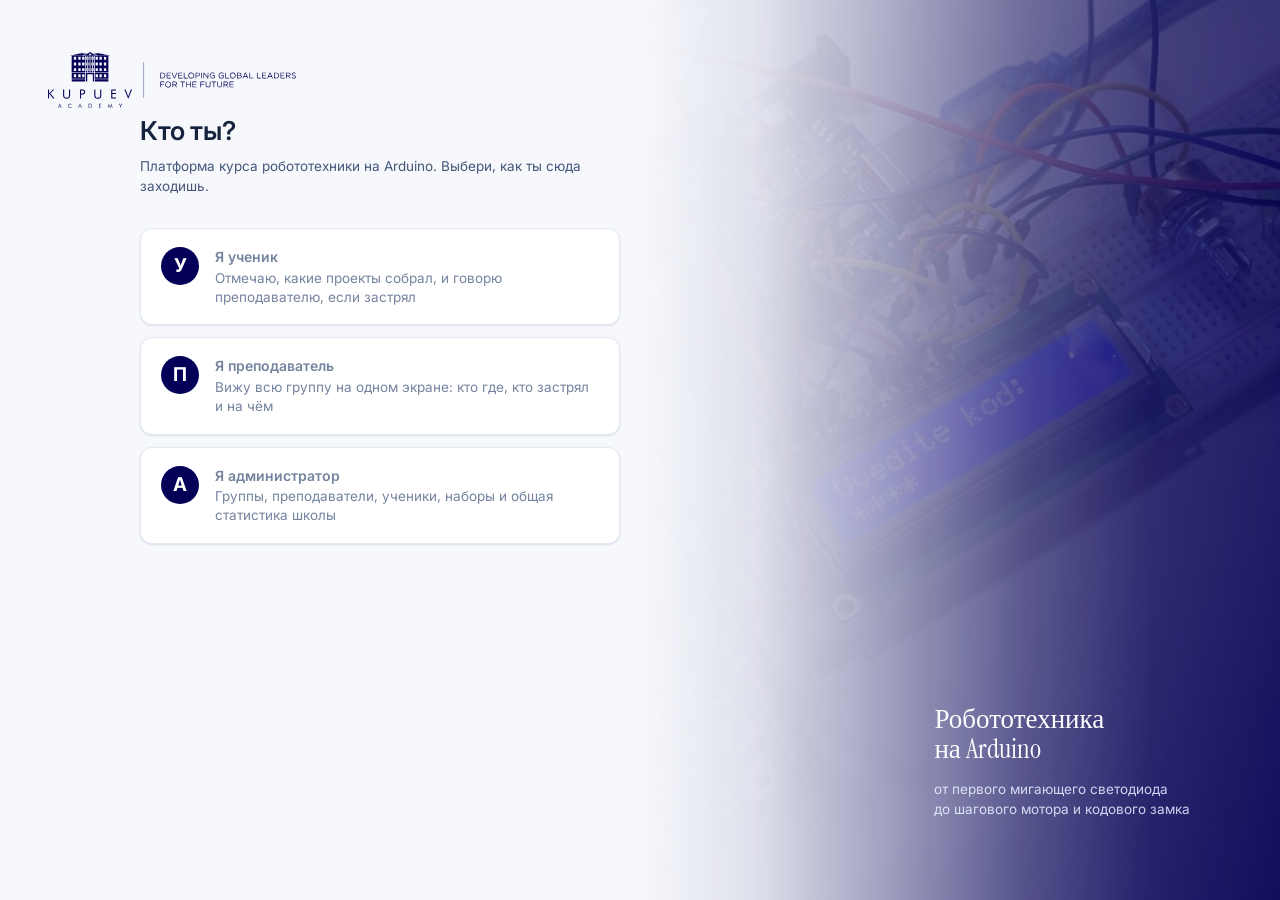
<file: index.html>
<!doctype html>
<html lang="ru">
<head>
<meta charset="utf-8">
<meta name="viewport" content="width=device-width, initial-scale=1">
<meta http-equiv="Cache-Control" content="no-cache, no-store, must-revalidate">
<meta http-equiv="Pragma" content="no-cache">
<title>Платформа KUPUEV ACADEMY</title>
<link rel="icon" href="favicon.svg">
<link rel="preconnect" href="https://fonts.googleapis.com">
<link rel="preconnect" href="https://fonts.gstatic.com" crossorigin>
<link href="https://fonts.googleapis.com/css2?family=Inter:wght@400;500;600;700&family=Instrument+Serif:ital@0;1&family=JetBrains+Mono:wght@400;500;700&display=swap" rel="stylesheet">
<style>
:root{
  --paper:#F2EBD9; --paper-2:#EBE3CE; --paper-3:#E3DAC0;
  --ink:#1A1814; --ink-2:#4A453A; --ink-3:#8A8270; --ink-4:#B5AC97;
  --rule:#D4CCB5; --rule-strong:#B5AC97;
  --signal:#C73E1D; --signal-dark:#8A2A11; --signal-tint:#F8D7C9;
  --teal:#1B5E6B; --teal-dark:#0E3F49; --teal-tint:#C5DDE0;
  --highlight:#FFE89E; --warn:#B8860B;
  --green:#2F6B3D; --green-dark:#22522D; --green-tint:#CFE3D2;
  --serif:'Instrument Serif','Times New Roman',serif;
  --sans:'Space Grotesk',system-ui,sans-serif;
  --mono:'JetBrains Mono',ui-monospace,monospace;
}
*{box-sizing:border-box}
html,body{margin:0;padding:0}
body{background:var(--paper);color:var(--ink);font-family:var(--sans);font-size:15px;line-height:1.5;-webkit-font-smoothing:antialiased}
h1,h2,h3,h4{margin:0;font-weight:400}
p{margin:0 0 .6em}
button{font-family:inherit;font-size:inherit;cursor:pointer}
input,select,textarea{font-family:inherit;font-size:inherit}
a{color:var(--teal-dark)}

/* ---------- shell ---------- */
.wrap{max-width:1180px;margin:0 auto;padding:0 20px 80px}
.topbar{border-bottom:2px solid var(--ink);background:var(--paper);position:sticky;top:0;z-index:50}
.topbar-in{max-width:1180px;margin:0 auto;padding:14px 20px;display:flex;align-items:center;gap:16px;flex-wrap:wrap}
.brand{font-family:var(--serif);font-size:26px;line-height:1;letter-spacing:.03em}
.brand small{display:block;font-family:var(--mono);font-size:10px;letter-spacing:.18em;text-transform:uppercase;color:var(--ink-3);margin-top:4px}
.spacer{flex:1}
.who{font-family:var(--mono);font-size:12px;letter-spacing:.06em;text-transform:uppercase;color:var(--ink-2);text-align:right}
.who b{display:block;font-family:var(--sans);font-size:13.5px;letter-spacing:0;text-transform:none;color:var(--ink)}

.btn{border:1.5px solid var(--ink);background:var(--paper);color:var(--ink);padding:8px 16px;border-radius:2px;font-weight:500;transition:.12s}
.btn:hover{background:var(--ink);color:var(--paper)}
.btn.primary{background:var(--signal);border-color:var(--signal);color:#fff}
.btn.primary:hover{background:var(--signal-dark);border-color:var(--signal-dark)}
.btn.ghost{border-color:var(--rule-strong);color:var(--ink-2)}
.btn.sm{padding:5px 11px;font-size:13.5px}
.btn.tiny{padding:3px 8px;font-size:12px}

.demo-flag{background:var(--highlight);border-bottom:1px solid var(--rule-strong);font-family:var(--mono);font-size:12px;letter-spacing:.05em;padding:7px 20px;text-align:center;color:var(--ink-2)}
.reset-demo{font:inherit;letter-spacing:inherit;background:none;border:0;border-bottom:1px solid var(--ink-3);padding:0;color:var(--ink-2)}
.reset-demo:hover{color:var(--ink);border-bottom-color:var(--ink)}

/* ---------- login ---------- */
.login{max-width:520px;margin:6vh auto;padding:0 20px}
.login h1{font-family:var(--serif);font-size:46px;line-height:1.05;margin-bottom:10px}
.login .lede{color:var(--ink-2);margin-bottom:32px}
.roles{display:grid;gap:12px}
.role{display:flex;gap:16px;align-items:flex-start;text-align:left;width:100%;border:1.5px solid var(--rule-strong);background:var(--paper-2);padding:18px 20px;border-radius:3px;transition:.14s}
.role:hover{border-color:var(--ink);background:var(--paper-3)}
.role .ic{width:38px;height:38px;flex:none;border:1.5px solid var(--ink);border-radius:50%;display:grid;place-items:center;font-family:var(--serif);font-size:19px}
.role b{display:block;font-size:17px;font-weight:600;margin-bottom:2px}
.role span{color:var(--ink-3);font-size:13.5px;line-height:1.4}
.panel{border:1.5px solid var(--ink);background:var(--paper-2);padding:26px;border-radius:3px}
.field{margin-bottom:16px}
.field label{display:block;font-family:var(--mono);font-size:10px;letter-spacing:.14em;text-transform:uppercase;color:var(--ink-3);margin-bottom:6px}
.field input,.field select,.field textarea{width:100%;border:1.5px solid var(--rule-strong);background:var(--paper);padding:10px 12px;border-radius:2px;color:var(--ink)}
.field input:focus,.field select:focus,.field textarea:focus{outline:none;border-color:var(--teal)}
.err{color:var(--signal);font-size:13.5px;min-height:20px}
.name-list{display:grid;gap:8px;max-height:340px;overflow:auto;margin-bottom:16px}
.name-list button{text-align:left;border:1.5px solid var(--rule-strong);background:var(--paper);padding:11px 14px;border-radius:2px}
.name-list button:hover{border-color:var(--signal);background:var(--signal-tint)}

/* ---------- generic blocks ---------- */
.section-head{display:flex;align-items:baseline;gap:14px;margin:34px 0 16px;padding-bottom:9px;border-bottom:2px solid var(--ink)}
.section-head h2{font-family:var(--serif);font-size:31px;line-height:1}
.section-head .sub{font-family:var(--mono);font-size:10px;letter-spacing:.14em;text-transform:uppercase;color:var(--ink-3)}
.card{border:1.5px solid var(--rule-strong);background:var(--paper-2);border-radius:3px;padding:18px}
.stat-row{display:grid;grid-template-columns:repeat(auto-fit,minmax(150px,1fr));gap:12px;margin-bottom:8px}
.stat{border:1.5px solid var(--rule-strong);background:var(--paper-2);border-radius:3px;padding:14px 16px}
.stat .l{font-family:var(--mono);font-size:10px;letter-spacing:.14em;text-transform:uppercase;color:var(--ink-3);margin-bottom:5px}
.stat .v{font-family:var(--serif);font-size:37px;line-height:1}
.stat .v small{font-family:var(--sans);font-size:13.5px;color:var(--ink-3)}

.bar{height:9px;background:var(--paper-3);border:1px solid var(--rule-strong);border-radius:20px;overflow:hidden}
.bar i{display:block;height:100%;background:var(--green);border-radius:20px}

/* ---------- student ---------- */
.hero{border:2px solid var(--ink);background:var(--paper-2);border-radius:3px;padding:24px;margin-top:24px;display:flex;gap:26px;flex-wrap:wrap;align-items:center}
.hero .big{font-family:var(--serif);font-size:56px;line-height:.95}
.hero .big small{font-family:var(--sans);font-size:17px;color:var(--ink-3);letter-spacing:0}
.hero .grow{flex:1;min-width:240px}
/* Текущий проект — сразу с действиями, чтобы не искать его карточку среди семнадцати. */
.hero-acts{display:flex;gap:9px;flex-wrap:wrap;margin-top:14px}
.hero-acts .btn{text-decoration:none}
.hero-acts .mark{width:auto;padding:8px 16px}
.proj-grid{display:grid;grid-template-columns:repeat(auto-fill,minmax(268px,1fr));gap:12px;align-items:start}
.pcard{border:1.5px solid var(--rule-strong);background:var(--paper-2);border-radius:3px;padding:15px 16px;display:flex;flex-direction:column;gap:9px}
.pcard.done{border-color:var(--green);background:var(--green-tint)}
.pcard.stuck{border-color:var(--signal);background:var(--signal-tint)}
.pcard.doing{border-color:var(--warn);background:#F6EAC6}
.pcard .num{font-family:var(--mono);font-size:10px;letter-spacing:.16em;color:var(--ink-3)}
.pcard h3{font-family:var(--serif);font-size:22px;line-height:1.1}
.pcard .meta{font-family:var(--mono);font-size:10px;color:var(--ink-3)}
.pcard .note{font-size:13.5px;background:var(--paper);border-left:3px solid var(--signal);padding:7px 10px;color:var(--ink-2)}

/* Одна кнопка на карточку: показывает состояние и переключает его.
   Пустой квадратик = ещё не собрано, зелёная с галочкой = собрано. */
.mark{display:flex;align-items:center;gap:9px;width:100%;text-align:left;padding:9px 12px;border-radius:3px;
  border:1.5px solid var(--rule-strong);background:var(--paper);color:var(--ink-2);font-weight:500;transition:.12s}
.mark .box{width:18px;height:18px;flex:none;border:1.5px solid var(--rule-strong);border-radius:3px;background:var(--paper);
  display:grid;place-items:center;font-size:12px;line-height:1}
.mark:hover{border-color:var(--green);color:var(--ink)}
.mark:hover .box{border-color:var(--green)}
.mark.on{border-color:var(--green);background:var(--green);color:#fff;font-weight:600}
.mark.on .box{background:#fff;border-color:#fff;color:var(--green);font-weight:700}
.mark.on:hover{background:var(--green-dark);border-color:var(--green-dark);color:#fff}
/* Неактивная кнопка: проект ещё не в очереди, либо отметку с него уже не снять. */
.mark[disabled]{opacity:.42;cursor:default}
.mark[disabled]:hover{border-color:var(--rule-strong);color:var(--ink-2)}
.mark[disabled]:hover .box{border-color:var(--rule-strong)}
.mark.on[disabled]{opacity:.6}
.mark.on[disabled]:hover{background:var(--green);border-color:var(--green);color:#fff}

.pcard .acts{display:flex;gap:6px;flex-wrap:wrap}
.pcard .acts .btn{text-decoration:none;background:var(--paper)}
/* Статус — единственное цветное пятно на карточке. Залитая плашка = состояние. */
.chip{display:inline-block;font-family:var(--mono);font-size:10px;font-weight:700;letter-spacing:.12em;text-transform:uppercase;padding:5px 11px;border-radius:20px;border:1.5px solid}
.chip.todo{border-color:var(--ink-4);color:var(--ink-3);background:transparent;font-weight:400}
.chip.doing{border-color:var(--warn);color:#fff;background:var(--warn)}
.chip.stuck{border-color:var(--signal);color:#fff;background:var(--signal)}
.chip.done{border-color:var(--green);color:#fff;background:var(--green)}

/* ---------- teacher matrix ---------- */
.scrollx{overflow-x:auto;border:1.5px solid var(--rule-strong);border-radius:3px;background:var(--paper-2)}
table.mx{border-collapse:collapse;font-size:13.5px;min-width:100%}
table.mx th,table.mx td{border:1px solid var(--rule);padding:0}
table.mx thead th{background:var(--paper-3);font-family:var(--mono);font-size:10px;font-weight:500;letter-spacing:.06em;padding:8px 4px;white-space:nowrap}
table.mx tbody th{background:var(--paper-2);text-align:left;font-weight:500;padding:7px 12px;white-space:nowrap;position:sticky;left:0;z-index:2;border-right:2px solid var(--rule-strong)}
table.mx td.cell{width:30px;height:30px;text-align:center;cursor:default}
.cell i{display:block;width:100%;height:100%;font-style:normal;line-height:30px;font-size:12px}
.cell .s-todo{background:var(--paper)}
.cell .s-doing{background:#F0D98A}
.cell .s-stuck{background:var(--signal);color:#fff;font-weight:700}
.cell .s-done{background:var(--green);color:#fff}
.legend{display:flex;gap:16px;flex-wrap:wrap;font-family:var(--mono);font-size:10px;color:var(--ink-2);margin:10px 0 0}
.legend span{display:flex;align-items:center;gap:6px}
.legend i{width:14px;height:14px;display:block;border:1px solid var(--rule-strong)}

/* Ссылка, оформленная как кнопка (открывает инструкцию в новой вкладке). */
a.btn{text-decoration:none;display:inline-block;text-align:center;background:var(--paper)}
/* Номер проекта в шапке матрицы — это ссылка на нужный раздел инструкции. */
table.mx thead th a.mxh{display:block;color:var(--ink-2);text-decoration:none;padding:1px 3px;border-radius:2px}
table.mx thead th a.mxh:hover{background:var(--ink);color:var(--paper)}
.stuck-item{display:flex;gap:14px;align-items:flex-start;border-bottom:1px solid var(--rule);padding:13px 0}
.stuck-item:last-child{border-bottom:0}
.stuck-item .badge{flex:none;width:44px;height:44px;border-radius:50%;background:var(--signal);color:#fff;display:grid;place-items:center;font-family:var(--mono);font-size:13.5px;font-weight:700}
.stuck-item .grow{flex:1;min-width:0}
.stuck-item .nm{font-weight:600}
.stuck-item .qt{font-size:13.5px;color:var(--ink-2);background:var(--paper);border-left:3px solid var(--rule-strong);padding:6px 10px;margin-top:5px}
.muted{color:var(--ink-3)}
.empty{text-align:center;padding:34px;color:var(--ink-3);font-style:italic;font-family:var(--serif);font-size:19px}

/* ---------- admin ---------- */
.tabs{display:flex;gap:0;border-bottom:2px solid var(--ink);margin:24px 0 18px;flex-wrap:wrap}
.tabs button{border:1.5px solid var(--rule-strong);border-bottom:0;background:var(--paper-2);padding:9px 18px;margin-right:4px;border-radius:3px 3px 0 0;color:var(--ink-2)}
.tabs button.on{background:var(--ink);color:var(--paper);border-color:var(--ink)}
table.list{width:100%;border-collapse:collapse;font-size:13.5px}
table.list th{text-align:left;font-family:var(--mono);font-size:10px;letter-spacing:.14em;text-transform:uppercase;color:var(--ink-3);padding:8px 10px;border-bottom:1.5px solid var(--rule-strong)}
table.list td{padding:9px 10px;border-bottom:1px solid var(--rule)}
table.list code{white-space:nowrap}
.two{display:grid;grid-template-columns:1fr 1fr;gap:18px}
/* Двухколоночные блоки складываются в одну колонку раньше, чем раньше:
   на 820 (планшет стоймя) две колонки уже не помещались, и таблицы
   внутри карточек выпихивали страницу вбок. */
@media(max-width:900px){.two{grid-template-columns:1fr}}

/* ---------- modal ---------- */
.modal-bg{position:fixed;inset:0;background:rgba(26,24,20,.55);display:grid;place-items:center;z-index:100;padding:20px}
.modal{background:var(--paper);border:2px solid var(--ink);border-radius:3px;max-width:520px;width:100%;padding:24px;max-height:86vh;overflow:auto}
.modal h3{font-family:var(--serif);font-size:26px;margin-bottom:6px}
.modal .actions{display:flex;gap:9px;justify-content:flex-end;margin-top:18px}
</style>
<link rel="stylesheet" href="theme.css?v=1789624934">
</head>
<body>

<a class="skiplink" href="#app">Перейти к содержимому</a>
<div id="app" tabindex="-1"></div>

<script src="config.js"></script>
<script>
/* =====================================================================
   НАСТРОЙКА — единственное место, где что-то нужно менять руками
   ===================================================================== */

/* =====================================================================
   СПИСОК ПРОЕКТОВ — соответствует инструкции
   ===================================================================== */
const PROJECTS = [
  {n:1, t:'Мигающий светодиод',        s:1, m:10},
  {n:2, t:'Светофор',                  s:1, m:15},
  {n:3, t:'Кнопка и светодиод',        s:1, m:15},
  {n:4, t:'Мелодия на зуммере',        s:1, m:20},
  {n:5, t:'RGB-радуга',                s:1, m:15},
  {n:6, t:'«Hello World» на LCD 1602', s:2, m:40},
  {n:7, t:'Метеостанция DHT11 + LCD',  s:3, m:45},
  {n:8, t:'Умный ночник',              s:2, m:25},
  {n:9, t:'Серво и потенциометр',      s:2, m:25},
  {n:10,t:'Джойстик, серво и RGB',     s:3, m:40},
  {n:11,t:'Кодовый замок',             s:4, m:70},
  {n:12,t:'ИК-пульт управляет LED',    s:2, m:35},
  {n:13,t:'Счётчик 0–9 на индикаторе', s:2, m:35},
  {n:14,t:'Часы 4-разрядные',          s:4, m:70},
  {n:15,t:'Термометр на LM35',         s:2, m:30},
  {n:16,t:'Матрица 8×8 + 74HC595',     s:4, m:80},
  {n:17,t:'Шаговый мотор 28BYJ-48',    s:4, m:50}
];
const NPROJ = PROJECTS.length;

/* Фотографии собранных проектов — лежат в папке инструкции.
   У проекта 16 снимка сборки пока нет, стоит фото самой матрицы. */
const PHOTO = {
  1:'proj1-photo.jpg',  2:'proj2-assembled.jpg', 3:'proj3-assembled.jpg',
  4:'proj4-assembled.jpg', 5:'proj5-photo.jpg',  6:'proj6-photo.jpg',
  7:'proj7-photo.jpg',  8:'proj8-photo.jpg',     9:'proj9-photo.jpg',
  10:'proj10-photo.jpg', 11:'proj11-photo.jpg', 12:'proj12-photo.jpg',
  13:'proj13-photo.jpg', 14:'proj14-photo.jpg', 15:'proj15-photo.jpg',
  16:'comp-31-matrix.jpg', 17:'proj17-photo.jpg'
};

const STATUS = {
  todo:  {label:'Ещё не начинал', short:'·'},
  doing: {label:'Делаю сейчас',   short:'~'},
  stuck: {label:'Застрял',        short:'!'},
  done:  {label:'Собрано ✓',      short:'✓'}
};

/* =====================================================================
   ХРАНИЛИЩЕ
   Два режима. Пока CONFIG.API_URL пустой — всё живёт в браузере
   (демо). Как только адрес вставлен — все запросы уходят на свой
   бэкенд (PHP + MySQL на хостинге школы, см. папку backend/ рядом
   с проектом — не в этом репозитории, там же схема и api.php).
   ===================================================================== */
const Store = {
  db: null,
  get live(){ return !!CONFIG.API_URL; },

  // --- запрос к своему api.php ---
  // Раньше здесь была JSONP-обвязка (script-тег вместо fetch) — это делали
  // из-за Google Apps Script, у которого нет нормального CORS. На своём
  // сервере на своём же поддомене эти ограничения не действуют, а JSONP
  // не умеет ни POST, ни нормальных кодов ошибок — обычный fetch и проще,
  // и безопаснее (сервер не может исполнить в ответе произвольный код).
  api(action, params){
    return fetch(CONFIG.API_URL + '?action=' + encodeURIComponent(action), {
      method: 'POST',
      headers: {'Content-Type': 'application/x-www-form-urlencoded'},
      body: new URLSearchParams(params || {})
    })
      .then(r => r.json())
      .then(d => { if (!d || !d.ok) throw new Error((d && d.error) || 'Сервер не ответил'); return d; })
      .catch(e => { throw (e instanceof Error ? e : new Error('Не удалось связаться с сервером')); });
  },

  async load(){
    if (this.live) { this.db = await this.api('getAll', {}); return this.db; }
    // Локальный файл, открытый двойным кликом, иногда не получает доступ к хранилищу
    // браузера. Тогда демо просто работает «на один сеанс», а не падает с ошибкой.
    let raw = null;
    try { raw = localStorage.getItem('robo_school_db_v4'); } catch(e){}
    try { this.db = raw ? JSON.parse(raw) : seedDemo(); } catch(e){ this.db = seedDemo(); }
    this.persist();
    return this.db;
  },
  persist(){ if(!this.live){ try{ localStorage.setItem('robo_school_db_v4', JSON.stringify(this.db)); }catch(e){} } },

  async setProgress(studentId, proj, status, note){
    const key = studentId + ':' + proj;
    const prev = this.db.progress[key];
    this.db.progress[key] = {status, note: note||'', updated: new Date().toISOString()};
    if (this.live){
      try { await this.api('setProgress', {studentId, proj, status, note: note||''}); }
      catch(e){
        // Отметку уже показали на экране (в этом весь смысл — не ждать сеть),
        // но раз сервер её не принял, откатываем — иначе экран будет врать.
        if (prev) this.db.progress[key] = prev; else delete this.db.progress[key];
        throw new Error('Не получилось отправить отметку — пропал интернет. Попробуй ещё раз.');
      }
    } else this.persist();
  },
  prog(studentId, proj){
    return this.db.progress[studentId + ':' + proj] || {status:'todo', note:'', updated:null};
  },

  async addGroup(g){ this.db.groups.push(g); this.live ? await this.api('addGroup', g) : this.persist(); },
  async delGroup(code){
    this.db.groups = this.db.groups.filter(g => g.code !== code);
    this.db.students = this.db.students.filter(s => s.groupCode !== code);
    this.live ? await this.api('delGroup', {code}) : this.persist();
  },
  async addTeacher(t){ this.db.teachers.push(t); this.live ? await this.api('addTeacher', t) : this.persist(); },
  async delTeacher(id){
    this.db.teachers = this.db.teachers.filter(t => t.id !== id);
    this.live ? await this.api('delTeacher', {id}) : this.persist();
  },
  async addStudents(groupCode, names){
    const added = names.map(n => ({id:'s'+Math.random().toString(36).slice(2,9), name:n, groupCode, kit:false}));
    this.db.students.push(...added);
    this.live ? await this.api('addStudents', {groupCode, names: names.join('|')}) : this.persist();
    return added;
  },
  async delStudent(id){
    this.db.students = this.db.students.filter(s => s.id !== id);
    this.live ? await this.api('delStudent', {id}) : this.persist();
  },
  async setKit(id, kit){
    const s = this.db.students.find(x => x.id === id); if(s) s.kit = kit;
    this.live ? await this.api('setKit', {id, kit: kit ? '1':''}) : this.persist();
  },

  // helpers
  group(code){ return this.db.groups.find(g => g.code === code); },
  studentsOf(code){ return this.db.students.filter(s => s.groupCode === code); },
  teacher(id){ return this.db.teachers.find(t => t.id === id); },
  groupsOf(teacherId){ return this.db.groups.filter(g => g.teacherId === teacherId); },
  doneCount(sid){ let c=0; for(const p of PROJECTS) if(this.prog(sid,p.n).status==='done') c++; return c; },

  // Первый несобранный проект — это и есть тот, над которым ученик работает сейчас.
  // Никто ничего не нажимает специально: платформа считает это сама.
  firstOpen(sid){ for(const p of PROJECTS) if(this.prog(sid,p.n).status !== 'done') return p.n; return null; },

  // --- время: сколько дней прошло, когда была последняя активность ---
  daysSince(iso){
    if (!iso) return null;
    return Math.floor((Date.now() - new Date(iso).getTime()) / 86400000);
  },
  lastTouch(sid){
    let last = null;
    for (const p of PROJECTS){
      const r = this.prog(sid, p.n);
      if (r.updated && (!last || r.updated > last)) last = r.updated;
    }
    return last;
  },
  // сколько проектов закрыто за период: от daysFrom дней назад до daysTo
  // ids — набор учеников, по которым считать. Нужен директору, когда он
  // смотрит не всю школу, а одну группу.
  doneBetween(daysFrom, daysTo, ids){
    let c = 0;
    for (const key in this.db.progress){
      const r = this.db.progress[key];
      if (r.status !== 'done' || !r.updated) continue;
      if (ids && !ids.has(key.slice(0, key.lastIndexOf(':')))) continue;
      const d = this.daysSince(r.updated);
      if (d !== null && d >= daysTo && d < daysFrom) c++;
    }
    return c;
  },

  // Состояние карточки: собрано / застрял / делает сейчас / ещё не дошёл
  state(sid, n){
    const st = this.prog(sid, n).status;
    if (st === 'done')  return 'done';
    if (st === 'stuck') return 'stuck';
    return this.firstOpen(sid) === n ? 'doing' : 'todo';
  }
};

/* =====================================================================
   ДЕМО-ДАННЫЕ — чтобы платформу можно было показать «живой»
   ===================================================================== */
function seedDemo(){
  const teachers = [
    {id:'t1', name:'Айгуль Осмоналиева', pin:'1111'},
    {id:'t2', name:'Нурлан Абдырахманов', pin:'2222'}
  ];
  const groups = [
    {code:'ROBO-7A', name:'Робототехника · 7А · вт/чт 16:00', teacherId:'t1'},
    {code:'ROBO-5B', name:'Робототехника · 5Б · сб 11:00',    teacherId:'t1'},
    {code:'ROBO-9V', name:'Робототехника · 9В · пн/ср 18:00', teacherId:'t2'}
  ];
  const namesA = ['Азамат Жумабеков','Алина Ким','Бекзат Турсунов','Дана Сатылганова','Ислам Каримов','Камила Асанова','Максат Орозов','Нурсултан Бакиев','Сабина Токтогулова','Тимур Эргешов'];
  const namesB = ['Айдана Мурзаева','Данияр Сооронбаев','Жанель Абдиева','Кирилл Ким','Малика Юсупова','Санжар Кадыров','Элина Бектурова'];
  const namesC = ['Адилет Мамытов','Виктория Ли','Гулназ Асылбекова','Джамиля Осмонова','Руслан Ниязов','Фарида Абдуллаева','Эмир Джолдошев','Ясмина Курманова'];
  const mk = (names, code) => names.map((n,i) => ({id: code.toLowerCase()+'-'+(i+1), name:n, groupCode:code, kit: true}));
  const students = [...mk(namesA,'ROBO-7A'), ...mk(namesB,'ROBO-5B'), ...mk(namesC,'ROBO-9V')];

  // Что ученик пишет, когда застрял — своя фраза для каждого проекта.
  const stuckNotes = {
    1:'Залил код, а лампочка не мигает. Мигает только маленькая на самой плате.',
    2:'Жёлтый горит, красный и зелёный нет. Провода воткнул как на картинке.',
    3:'Светодиод горит всё время и на кнопку вообще не реагирует.',
    4:'Зуммер пищит одним тоном, мелодии нет.',
    5:'Цвета не плавные, а резко включаются и выключаются.',
    6:'Подсветка горит, а текста нет. Крутил синий винтик — не помогло.',
    7:'На экране квадраты вместо температуры. Библиотеку поставил.',
    8:'Светодиод горит одинаково и днём, и когда закрываю датчик рукой.',
    9:'Серво дёргается и жужжит, но не поворачивается.',
    10:'Джойстик двигает серво в одну сторону, обратно не идёт.',
    11:'Клавиатура не реагирует, в мониторе порта пусто.',
    12:'Нажимаю на пульт — в мониторе порта одни нули.',
    13:'Индикатор показывает восьмёрку и не меняется.',
    14:'Часы показывают 0:00 и дальше не идут.',
    15:'Температура сама по себе скачет от 20 до 80 градусов.',
    16:'Матрица светится вся целиком, картинка не появляется.',
    17:'Мотор гудит, но вал стоит на месте.'
  };

  // Прогресс идёт строго по порядку, без «дырок»: сначала собранные подряд,
  // затем один текущий проект, всё остальное — ещё не начато.
  // 9В (старшие) ушли дальше всех, 5Б набрали недавно и только начали.
  const progress = {};
  // Класс не растянут ровной лесенкой по одному ученику на проект. В жизни
  // вокруг текущего урока стоит кучка, кто-то ушёл вперёд, кто-то отстал.
  // Поэтому у нескольких человек в группе номер один и тот же — а значит и
  // застревают они в одном месте, и преподавателю есть смысл разбирать их
  // подряд. 9В (старшие) ушли дальше всех, 5Б набрали недавно и только начали.
  const SPREAD = {
    'ROBO-7A': [5,5,6,5,7,4,6,8,7,9],
    'ROBO-5B': [2,2,3,1,2,4,3],
    'ROBO-9V': [12,12,13,11,14,12,16,17]
  };
  // Кто застрял и сколько дней назад написал. Список, а не формула: в группе
  // всегда есть общий затык — несколько человек уперлись в одно и то же место
  // (пайка гребёнки на LCD, библиотека датчика) — и есть одиночки, до которых
  // неделю никто не дошёл: это то, что должен увидеть директор.
  // В 7А ученики 0, 1 и 3 стоят на одном проекте — они и дают общий затык.
  const STUCK = {
    'ROBO-7A': {0:9, 1:2, 3:1, 7:11, 9:3},
    'ROBO-5B': {1:8, 4:2},
    'ROBO-9V': {2:12, 5:1}
  };
  // сколько дней назад группа начала заниматься — от этого зависит,
  // растянуты её отметки на все шесть недель графика или только на последние
  const opened  = {'ROBO-7A':63, 'ROBO-5B':26, 'ROBO-9V':72};
  const counters = {};
  const ago = (days) => new Date(Date.now() - days * 86400000).toISOString();

  students.forEach(st => {
    const i = counters[st.groupCode] = (counters[st.groupCode] || 0);
    counters[st.groupCode]++;
    const spread = SPREAD[st.groupCode];
    const done = spread[i % spread.length];          // сколько проектов собрано подряд

    // Даты разложены по прошедшим неделям, иначе блоки про темп и «не двигаются»
    // показывали бы пустоту: у всех отметок была бы одна дата — сегодняшняя.
    // Отметки ученика растянуты на весь срок жизни группы, а не сжаты к сегодня,
    // иначе график темпа превращается в ровно растущую лесенку — так не бывает.
    const stale   = (i % 7 === 3);                   // этот давно не заходил
    const lastGap = stale ? 15 + (i % 6) : (i % 5);  // дней с последней отметки
    const span    = opened[st.groupCode] - lastGap;  // на сколько дней растянут его путь
    const step    = Math.max(2, Math.round(span / (done + 1)));

    for (let p = 1; p <= done; p++){
      // лёгкий разброс, чтобы отметки не ложились строго по сетке
      const jitter = ((i + p) % 3) - 1;
      progress[st.id+':'+p] = {status:'done', note:'', updated: ago(lastGap + (done - p) * step + jitter)};
    }

    // Застрявшие берутся из списка выше: часть группы стоит на одном проекте,
    // часть — поодиночке, и к некоторым никто не подошёл дольше недели.
    const next = done + 1;
    const stuckIdx = STUCK[st.groupCode] || {};
    if (next <= NPROJ && (i in stuckIdx)){
      const stuckDays = stuckIdx[i];
      const hourShift = 5 + ((i * 7) % 9);   // разные часы, иначе у всех одно время
      progress[st.id+':'+next] = {status:'stuck', note:stuckNotes[next]||'',
        updated: new Date(Date.now() - stuckDays*86400000 - hourShift*3600000).toISOString()};
    }
  });

  return {school:{name:CONFIG.SCHOOL_NAME, adminPin:'0000'}, teachers, groups, students, progress};
}

/* =====================================================================
   СОСТОЯНИЕ ЭКРАНА
   ===================================================================== */
let S = {screen:'login', role:null, teacherId:null, pendingTeacherId:null, studentId:null, groupCode:null, adminGroup:null, tab:'groups', modal:null, err:''};

// <template> нужен, чтобы браузер правильно разбирал строки таблиц (<tr>, <td>)
const $ = (h) => { const t=document.createElement('template'); t.innerHTML=h.trim(); return t.content.firstElementChild; };
const esc = (s) => String(s==null?'':s).replace(/[&<>"']/g, c => ({'&':'&amp;','<':'&lt;','>':'&gt;','"':'&quot;',"'":'&#39;'}[c]));
// Когда ученик написал «не получается». Преподавателю важно не «12 дней назад»,
// а конкретно: сегодня на занятии или ещё на прошлой неделе дома.
const MONTHS_R = ['января','февраля','марта','апреля','мая','июня',
                  'июля','августа','сентября','октября','ноября','декабря'];
const fmtWhen = (iso) => {
  if (!iso) return '';
  const d = new Date(iso);
  if (isNaN(d.getTime())) return '';
  const two = (n) => String(n).padStart(2,'0');
  const time = two(d.getHours()) + ':' + two(d.getMinutes());
  const now = new Date();
  const day   = new Date(d.getFullYear(), d.getMonth(), d.getDate());
  const today = new Date(now.getFullYear(), now.getMonth(), now.getDate());
  const diff  = Math.round((today - day) / 86400000);
  if (diff === 0) return 'сегодня, ' + time;
  if (diff === 1) return 'вчера, ' + time;
  const date = d.getDate() + ' ' + MONTHS_R[d.getMonth()];
  return (d.getFullYear() === now.getFullYear() ? date : date + ' ' + d.getFullYear()) + ', ' + time;
};

// В узкой колонке полное название группы («Робототехника · 7А · вт/чт 16:00»)
// переносится на две строки и мешает читать. Берём из него только сам класс.
const gShort = (g) => {
  if (!g) return '—';
  const parts = String(g.name).split('·').map(s => s.trim()).filter(Boolean);
  return parts.length > 1 ? parts[1] : parts[0];
};

// Короткое имя группы для узких мест: «Робототехника · 5Б · сб 11:00» -> «5Б».
// Если имя без разделителей — берём код группы, он всегда есть.
const shortGroup = (g) => {
  const p = String(g.name || '').split('·');
  return ((p[1] || '').trim()) || g.code || '';
};

// «1 день / 2 дня / 5 дней» — иначе в отчёте будет «5 день»
const plural = (n, one, few, many) => {
  const a = Math.abs(n) % 100, b = a % 10;
  if (a > 10 && a < 20) return many;
  if (b > 1 && b < 5)   return few;
  if (b === 1)          return one;
  return many;
};
const stars = (n) => '★'.repeat(n) + '☆'.repeat(4-n);

function save(){ try{ localStorage.setItem('robo_session', JSON.stringify({role:S.role, teacherId:S.teacherId, studentId:S.studentId, groupCode:S.groupCode, adminGroup:S.adminGroup})); }catch(e){} }
function restore(){
  try{
    const r = JSON.parse(localStorage.getItem('robo_session')||'null');
    if(!r || !r.role) return false;
    if(r.role==='student' && !Store.db.students.some(s=>s.id===r.studentId)) return false;
    if(r.role==='teacher' && !Store.db.teachers.some(t=>t.id===r.teacherId)) return false;
    Object.assign(S, r, {screen:r.role});
    return true;
  }catch(e){ return false; }
}
/* Преподаватель отмечает результат во вкладке с уроком, а список группы
   открыт в этой. Возвращаясь сюда, он должен увидеть свежий список, а не
   тот, что был до отметки. Обновляем при возврате на вкладку — но только
   если данные правда изменились и на экране не открыт диалог, иначе
   перерисовка закрыла бы то, что человек в этот момент заполняет. */
// Запоминаем состояние сразу, чтобы первый же возврат на вкладку не вызывал
// перерисовку на пустом месте.
let lastDbSeen = (() => { try { return localStorage.getItem('robo_school_db_v4'); } catch(e){ return null; } })();
async function refreshOnReturn(){
  if (S.screen === 'login' || S.modal) return;
  if (Store.live){ await Store.load(); render(); return; }
  let raw = null;
  try { raw = localStorage.getItem('robo_school_db_v4'); } catch(e){}
  if (!raw || raw === lastDbSeen) return;
  lastDbSeen = raw;
  try { Store.db = JSON.parse(raw); } catch(e){ return; }
  render();
}
// Главный сигнал — событие storage: браузер сам сообщает этой вкладке, что
// соседняя вкладка (урок) записала новые данные. Срабатывает сразу, даже
// если преподаватель ещё не переключился обратно.
window.addEventListener('storage', (e) => {
  if (!e.key || e.key === 'robo_school_db_v4') refreshOnReturn();
});
// Подстраховка на случай, если событие не дошло: переключение вкладок
// браузеры сообщают через visibilitychange, возврат из другого окна — focus.
window.addEventListener('focus', refreshOnReturn);
document.addEventListener('visibilitychange', () => {
  if (document.visibilityState === 'visible') refreshOnReturn();
});

function logout(){ try{localStorage.removeItem('robo_session');}catch(e){} S={screen:'login',role:null,teacherId:null,pendingTeacherId:null,studentId:null,groupCode:null,adminGroup:null,tab:'groups',modal:null,err:''}; render(); }

/* =====================================================================
   РЕНДЕР
   ===================================================================== */
/* Короткое сообщение внизу экрана: подтверждает, что действие сработало.
   Живёт вне #app, поэтому переживает перерисовку страницы. */
function toast(text){
  let box = document.getElementById('toasts');
  if (!box){ box = $(`<div class="toasts" id="toasts"></div>`); document.body.appendChild(box); }
  const t = $(`<div class="toast">${esc(text)}</div>`);
  box.appendChild(t);
  requestAnimationFrame(() => t.classList.add('in'));
  setTimeout(() => { t.classList.remove('in'); setTimeout(() => t.remove(), 260); }, 2800);
}

let _prevScreen = null;
function render(){
  const app = document.getElementById('app');
  // Страница перерисовывается целиком, поэтому запоминаем, где человек стоял:
  // иначе после нажатия «Собрал» его выбрасывает наверх списка.
  const keepY = (_prevScreen === S.screen) ? window.scrollY : 0;
  _prevScreen = S.screen;
  app.innerHTML = '';
  // Серой плашки «Демонстрация…» больше нет — Максат убрал её с экрана.
  // Сброс демо-данных перед показом: открыть index.html?reset (см. СТАРТ).

  if (S.screen === 'login')        {
    // Фотография собранного проекта справа, растворяется в белый влево.
    app.appendChild($(`<div class="login-bg" style="--shot:url('guide/assets/proj11-photo.jpg')">
      <div class="login-bg-cap">
        <div class="n">Робототехника<br>на Arduino</div>
        <div class="t">от первого мигающего светодиода<br>до шагового мотора и кодового замка</div>
      </div>
    </div>`));
    app.appendChild(viewLogin());
  }
  else {
    app.appendChild(topbar());
    const w = $(`<div class="wrap"></div>`);
    if (S.screen === 'student') w.appendChild(viewStudent());
    if (S.screen === 'teacher') w.appendChild(viewTeacher());
    if (S.screen === 'admin')   w.appendChild(viewAdmin());
    app.appendChild(w);
  }
  if (S.modal) app.appendChild(S.modal());

  if (keepY) window.scrollTo(0, keepY);
  // подсветка карточки, которую только что изменили
  if (S.flash){
    const el = app.querySelector('[data-proj="' + S.flash + '"]');
    if (el){ el.classList.add('flash'); setTimeout(() => el.classList.remove('flash'), 1100); }
    S.flash = null;
  }
}

function topbar(){
  const who = S.role==='student' ? Store.db.students.find(s=>s.id===S.studentId)
            : S.role==='teacher' ? Store.teacher(S.teacherId) : {name:'Администратор'};
  const roleLabel = {student:'Ученик', teacher:'Преподаватель', admin:'Администратор'}[S.role];
  const bar = $(`<div class="topbar"><div class="topbar-in">
    <div class="brand" title="${esc(Store.db.school.name)}"><img class="lg-wide" src="logo.svg" alt="${esc(Store.db.school.name)}"><img class="lg-mark" src="logo-block.svg" alt=""><img class="lg-slim" src="logo-block.svg" alt=""></div>
    <div class="spacer"></div>
    <div class="who">${roleLabel}<b>${esc(who ? who.name : '')}</b></div>
    <button class="btn ghost sm" id="lo">Выйти</button>
  </div></div>`);
  bar.querySelector('#lo').onclick = logout;
  // Когда шапка сжата в полоску, знак слева работает как «наверх»:
  // нажал — страница уехала к началу, полная шапка вернулась сама.
  bar.querySelector('.brand').onclick = () => window.scrollTo({top:0, behavior:'smooth'});
  return bar;
}

/* ---------------------------- ВХОД ---------------------------- */
function viewLogin(){
  const el = $(`<div class="login"></div>`);

  // Название школы на входе: до входа шапки ещё нет, а человек должен сразу
  // видеть, куда он попал.
  el.appendChild($(`<div class="login-brand"><img class="lg-wide" src="logo-blue.svg" alt="${esc(Store.db.school.name)}"><img class="lg-mark" src="logo-block-blue.svg" alt=""></div>`));

  if (!S.role){
    el.appendChild($(`<h1>Кто ты?</h1>`));
    el.appendChild($(`<p class="lede">Платформа курса робототехники на Arduino. Выбери, как ты сюда заходишь.</p>`));
    const roles = $(`<div class="roles">
      <button class="role" data-r="student"><span class="ic">У</span><span><b>Я ученик</b><span>Отмечаю, какие проекты собрал, и говорю преподавателю, если застрял</span></span></button>
      <button class="role" data-r="teacher"><span class="ic">П</span><span><b>Я преподаватель</b><span>Вижу всю группу на одном экране: кто где, кто застрял и на чём</span></span></button>
      <button class="role" data-r="admin"><span class="ic">А</span><span><b>Я администратор</b><span>Группы, преподаватели, ученики, наборы и общая статистика школы</span></span></button>
    </div>`);
    roles.querySelectorAll('.role').forEach(b => b.onclick = () => { S.role = b.dataset.r; S.err=''; render(); });
    el.appendChild(roles);
    return el;
  }

  if (S.role === 'student' && !S.groupCode){
    const p = $(`<div class="panel">
      <h1 style="font-size:31px;margin-bottom:6px">Код группы</h1>
      <p class="lede" style="margin-bottom:22px">Преподаватель выдал вам короткий код — например ROBO-7A. Введи его, чтобы найти свой класс.</p>
      <div class="field"><label>Код группы</label><input id="gc" placeholder="ROBO-7A" autocomplete="off"></div>
      <div class="err">${esc(S.err)}</div>
      <div style="display:flex;gap:9px;margin-top:12px"><button class="btn primary" id="go">Дальше</button><button class="btn ghost" id="bk">Назад</button></div>
    </div>`);
    const go = () => {
      const code = p.querySelector('#gc').value.trim().toUpperCase();
      const g = Store.group(code);
      if (!g){ S.err='Такой группы нет. Проверь код — его знает преподаватель.'; render(); return; }
      S.groupCode = code; S.err=''; render();
    };
    p.querySelector('#go').onclick = go;
    p.querySelector('#gc').onkeydown = e => { if(e.key==='Enter') go(); };
    p.querySelector('#bk').onclick = () => { S.role=null; S.err=''; render(); };
    el.appendChild(p); return el;
  }

  if (S.role === 'student'){
    const list = Store.studentsOf(S.groupCode);
    const p = $(`<div class="panel">
      <h1 style="font-size:31px;margin-bottom:6px">Найди себя</h1>
      <p class="lede" style="margin-bottom:20px">${esc(Store.group(S.groupCode).name)}</p>
      <div class="name-list"></div>
      <button class="btn ghost" id="bk">Другая группа</button>
    </div>`);
    const nl = p.querySelector('.name-list');
    if (!list.length) nl.appendChild($(`<div class="empty">
      <div class="ico">·</div>
      <div class="t">В этой группе пока никого нет</div>
      <div class="s">Список учеников заводит администратор. Проверь код группы — возможно, он от другого класса.</div>
    </div>`));
    list.forEach(s => {
      const b = $(`<button>${esc(s.name)}</button>`);
      b.onclick = () => { S.studentId=s.id; S.screen='student'; save(); render(); };
      nl.appendChild(b);
    });
    p.querySelector('#bk').onclick = () => { S.groupCode=null; render(); };
    el.appendChild(p); return el;
  }

  // ВХОД ПРЕПОДАВАТЕЛЯ — в два шага: выбор себя из списка, потом свой код.
  // Раньше код не спрашивали вовсе (только имя из списка) — удобно для демо
  // с выдуманными именами, но на настоящих детях это открытая дверь: любой
  // с телефона выбирает имя учителя и видит весь класс. Список остаётся —
  // это быстрее, чем печатать имя, — а код теперь обязателен для входа.
  if (S.role === 'teacher' && !S.pendingTeacherId){
    const list = Store.db.teachers;
    const p = $(`<div class="panel">
      <h1 style="font-size:31px;margin-bottom:6px">Кто ведёт занятие?</h1>
      <p class="lede" style="margin-bottom:20px">Выбери себя из списка преподавателей школы.</p>
      <div class="name-list"></div>
      <button class="btn ghost" id="bk">Назад</button>
    </div>`);
    const nl = p.querySelector('.name-list');
    if (!list.length) nl.appendChild($(`<div class="empty">
      <div class="ico">·</div>
      <div class="t">Преподаватели ещё не заведены</div>
      <div class="s">Список преподавателей заводит администратор школы.</div>
    </div>`));
    list.forEach(t => {
      const gs = Store.groupsOf(t.id).map(g => g.code).join(' · ');
      const b = $(`<button>${esc(t.name)}${gs ? `<span class="sub">${esc(gs)}</span>` : ''}</button>`);
      b.onclick = () => { S.pendingTeacherId = t.id; S.err=''; render(); };
      nl.appendChild(b);
    });
    p.querySelector('#bk').onclick = () => { S.role=null; S.err=''; render(); };
    el.appendChild(p); return el;
  }

  // Второй шаг — код именно этого преподавателя (его выдаёт администратор).
  if (S.role === 'teacher' && S.pendingTeacherId){
    const t = Store.teacher(S.pendingTeacherId);
    const p = $(`<div class="panel">
      <h1 style="font-size:31px;margin-bottom:6px">${esc(t ? t.name : '')}</h1>
      <p class="lede" style="margin-bottom:22px">Введи свой код — его выдаёт администратор школы.</p>
      <div class="field"><label>Код</label><input id="pin" type="password" inputmode="numeric" autocomplete="off"></div>
      <div class="err">${esc(S.err)}</div>
      <div style="display:flex;gap:9px;margin-top:12px"><button class="btn primary" id="go">Войти</button><button class="btn ghost" id="bk">Назад</button></div>
    </div>`);
    const go = () => {
      const pin = p.querySelector('#pin').value.trim();
      if (!t || pin !== t.pin){ S.err='Код не подошёл.'; render(); return; }
      S.teacherId = t.id; S.pendingTeacherId = null; S.screen = 'teacher';
      S.groupCode = (Store.groupsOf(t.id)[0] || {}).code || null;
      S.err = ''; save(); render();
    };
    p.querySelector('#go').onclick = go;
    p.querySelector('#pin').onkeydown = e => { if(e.key==='Enter') go(); };
    p.querySelector('#bk').onclick = () => { S.pendingTeacherId=null; S.err=''; render(); };
    el.appendChild(p); return el;
  }

  // преподаватель / админ — по коду
  const isT = S.role === 'teacher';
  const p = $(`<div class="panel">
    <h1 style="font-size:31px;margin-bottom:6px">${isT?'Вход преподавателя':'Вход администратора'}</h1>
    <p class="lede" style="margin-bottom:22px">${isT?'Введи свой код — его выдаёт администратор школы.':'Введи код администратора школы.'}</p>
    <div class="field"><label>Код</label><input id="pin" type="password" inputmode="numeric" autocomplete="off"></div>
    <div class="err">${esc(S.err)}</div>
    <div style="display:flex;gap:9px;margin-top:12px"><button class="btn primary" id="go">Войти</button><button class="btn ghost" id="bk">Назад</button></div>
  </div>`);
  const go = () => {
    const pin = p.querySelector('#pin').value.trim();
    if (isT){
      const t = Store.db.teachers.find(x => x.pin === pin);
      if (!t){ S.err='Код не подошёл.'; render(); return; }
      S.teacherId=t.id; S.screen='teacher'; S.groupCode = (Store.groupsOf(t.id)[0]||{}).code || null; S.err=''; save(); render();
    } else {
      if (pin !== Store.db.school.adminPin){ S.err='Код не подошёл.'; render(); return; }
      S.screen='admin'; S.err=''; save(); render();
    }
  };
  p.querySelector('#go').onclick = go;
  p.querySelector('#pin').onkeydown = e => { if(e.key==='Enter') go(); };
  p.querySelector('#bk').onclick = () => { S.role=null; S.err=''; render(); };
  el.appendChild(p); return el;
}

/* ------------------------ КАБИНЕТ УЧЕНИКА ------------------------ */
function viewStudent(){
  const me = Store.db.students.find(s => s.id === S.studentId);
  const done = Store.doneCount(me.id);
  const pct = Math.round(done / NPROJ * 100);
  // Прогресс идёт строго по порядку. Отметить можно только текущий проект,
  // снять отметку — только с последнего собранного. Так в прогрессе не появится дырок.
  // «Следующий по программе» — первый несобранный. При свободном порядке это
  // остаётся правдой: платформа не утверждает, чем ученик занят прямо сейчас,
  // а показывает, куда идти дальше по курсу.
  const openNow = Store.firstOpen(me.id);
  const cur = PROJECTS.find(p => p.n === openNow) || null;

  const el = document.createDocumentFragment();
  const hero = $(`<div class="hero">
    <div class="big">${done}<small> / ${NPROJ}</small><div style="color:var(--ink-3);margin-top:8px">проектов собрано</div></div>
    <div class="grow">
      <div style="font-family:var(--serif);font-size:26px;margin-bottom:4px">${pct < 15 ? 'Только начинаем' : pct < 50 ? 'Хорошо идёшь' : pct < 100 ? 'Больше половины позади' : 'Весь курс пройден!'}</div>
      <p class="muted" style="font-size:13.5px">${cur ? 'Следующий по программе — <b style="color:var(--ink)">Проект ' + String(cur.n).padStart(2,'0') + ' · ' + esc(cur.t) + '</b>' : 'Все проекты закрыты. Красиво.'}</p>
      <div class="bar" style="margin-top:12px"><i style="width:${pct}%"></i></div>
    </div>
  </div>`);

  // Ученик возвращается из инструкции — и текущий проект уже здесь, вместе с обеими
  // кнопками. Иначе пришлось бы каждый раз искать свою карточку среди семнадцати.
  if (cur){
    // Фотография текущего проекта — справа в синем блоке, затемнённая
    // и растворяющаяся в фон. Текст слева лежит на плотном синем, поэтому
    // читаемость не страдает.
    hero.appendChild($(`<div class="hero-photo" style="background-image:url('guide/assets/${PHOTO[cur.n]}')"></div>`));

    const acts = $(`<div class="hero-acts"></div>`);
    acts.appendChild($(`<a class="btn" href="${CONFIG.GUIDE_URL}#proj-${cur.n}">Приступить</a>`));
    const hm = $(`<button class="mark"><span class="box"></span>Собрал</button>`);
    hm.onclick = async () => {
      try { await Store.setProgress(me.id, cur.n, 'done', ''); }
      catch(e){ toast(e.message); return; }
      S.flash = cur.n;
      const nx = PROJECTS.find(x => x.n === Store.firstOpen(me.id));
      toast(nx ? 'Проект ' + String(cur.n).padStart(2,'0') + ' собран. Дальше — ' + nx.t
               : 'Весь курс пройден!');
      render();
    };
    acts.appendChild(hm);
    hero.querySelector('.grow').appendChild(acts);
  }
  el.appendChild(hero);

  el.appendChild($(`<div class="section-head"><h2>Мои проекты</h2><span class="sub">Отмечай сам · преподаватель это видит</span></div>`));

  const grid = $(`<div class="proj-grid"></div>`);
  PROJECTS.forEach(p => {
    const pr = Store.prog(me.id, p.n);
    const st = Store.state(me.id, p.n);
    const isDone = st === 'done';

    const c = $(`<div class="pcard ${st}" data-proj="${p.n}">
      <div class="pthumb">${isDone ? `<span class="medal" aria-hidden="true">✓</span>` : ''}<img loading="lazy" src="guide/assets/${PHOTO[p.n]}" alt="${esc(p.t)}"></div>
      <div class="num">${String(p.n).padStart(2,'0')} · ${stars(p.s)} · ${p.m} мин</div>
      <h3>${esc(p.t)}</h3>
      ${st==='stuck' ? `<div><span class="chip stuck">Застрял</span></div>` : ''}
      ${st==='doing' ? `<div><span class="chip doing">Следующий</span></div>` : ''}
      ${st==='stuck' && pr.note ? `<div class="note">${esc(pr.note)}</div>` : ''}
    </div>`);

    // Урок открывается нажатием на саму карточку — отдельная кнопка не нужна.
    // Остаётся только «Не получается».
    const acts = $(`<div class="acts"></div>`);
    const help = $(`<button class="btn ghost tiny">${st==='stuck' ? 'Изменить' : 'Не получается'}</button>`);
    help.onclick = (e) => { e.stopPropagation(); askStuck(me.id, p); };
    acts.appendChild(help);
    c.appendChild(acts);

    // Кнопка-переключатель внизу: она же показывает состояние, она же его меняет.
    // Порядок свободный: ученик может начать с любого проекта. Кто-то приходит
    // уже умея, и заставлять его собирать мигающий светодиод ради очереди — значит
    // потерять его на первом занятии.
    const hint = isDone ? 'Нажми, если отметил по ошибке' : 'Нажми, когда проект заработает';
    const mark = $(`<button class="mark ${isDone?'on':''}" title="${hint}">
      <span class="box">${isDone?'✓':''}</span>Собрал
    </button>`);
    mark.onclick = async (e) => {
      e.stopPropagation();
      try { await Store.setProgress(me.id, p.n, isDone ? 'todo' : 'done', ''); }
      catch(err){ toast(err.message); return; }
      S.flash = p.n;
      if (!isDone){
        const nx = PROJECTS.find(x => x.n === Store.firstOpen(me.id));
        toast(nx ? 'Проект ' + String(p.n).padStart(2,'0') + ' собран. Дальше — ' + nx.t
                 : 'Проект ' + String(p.n).padStart(2,'0') + ' собран. Весь курс пройден!');
      } else {
        toast('Отметка снята с проекта ' + String(p.n).padStart(2,'0'));
      }
      render();
    };
    // «Собрал» и «Не получается» — обычный текст в одну строку, без рамок и
    // белых плашек: они сидят прямо на фоне карточки. Поэтому обе живут в
    // одном ряду .acts, а «Собрал» идёт первым — это главное действие.
    acts.insertBefore(mark, help);

    // Карточка целиком открывает урок: и мышью, и с клавиатуры (Enter или пробел).
    const openLesson = () => { location.href = CONFIG.GUIDE_URL + '#proj-' + p.n; };
    c.classList.add('clickable');
    c.setAttribute('role', 'link');
    c.setAttribute('tabindex', '0');
    c.setAttribute('aria-label', 'Открыть урок: проект ' + p.n + ', ' + p.t);
    c.onclick = openLesson;
    c.onkeydown = (e) => {
      if (e.key === 'Enter' || e.key === ' '){ e.preventDefault(); openLesson(); }
    };

    grid.appendChild(c);
  });
  el.appendChild(grid);
  const w = document.createElement('div'); w.appendChild(el); return w;
}

function askStuck(studentId, p){
  const prev = Store.prog(studentId, p.n).note;
  S.modal = () => {
    const bg = $(`<div class="modal-bg"><div class="modal">
      <h3>Что не получается?</h3>
      <p class="muted" style="font-size:13.5px">Проект ${String(p.n).padStart(2,'0')} · ${esc(p.t)}</p>
      <div class="field" style="margin-top:16px"><label>Опиши своими словами</label>
        <textarea id="nt" rows="4" placeholder="Например: подсветка горит, а текста на экране нет">${esc(prev)}</textarea></div>
      <p class="muted" style="font-size:13.5px">Преподаватель увидит это у себя и подойдёт к тебе на занятии.</p>
      <div class="actions"><button class="btn ghost" id="cancel">Отмена</button><button class="btn primary" id="ok">Отправить</button></div>
    </div></div>`);
    bg.querySelector('#cancel').onclick = () => { S.modal=null; render(); };
    bg.querySelector('#ok').onclick = async () => {
      const note = bg.querySelector('#nt').value.trim();
      S.modal=null;
      try { await Store.setProgress(studentId, p.n, 'stuck', note); }
      catch(err){ toast(err.message); render(); return; }
      S.flash = p.n;
      toast('Преподаватель увидит это у себя');
      render();
    };
    return bg;
  };
  render();
}

/* --------------------- КАБИНЕТ ПРЕПОДАВАТЕЛЯ --------------------- */
function viewTeacher(){
  const groups = Store.groupsOf(S.teacherId);
  const el = document.createDocumentFragment();

  if (!groups.length){ el.appendChild($(`<div class="card" style="margin-top:34px"><div class="empty">
    <div class="ico">👥</div>
    <div class="t">На вас пока не назначено ни одной группы</div>
    <div class="s">Группы создаёт администратор школы и назначает преподавателя. Как только вашу группу заведут, она появится здесь сама.</div>
  </div></div>`)); const w=document.createElement('div'); w.appendChild(el); return w; }
  if (!groups.some(g => g.code === S.groupCode)) S.groupCode = groups[0].code;

  /* Выбор группы — тот же переключатель, что у директора: до шести групп ряд
     кнопок, дальше выпадающий список. У преподавателя обычно одна-две группы,
     так что почти всегда это кнопки, и переключение стоит один клик вместо
     двух. Если группа всего одна, переключателя нет вовсе: выбирать не из
     чего, и кнопка-одиночка только сбивала бы с толку. */
  const gCur = Store.group(S.groupCode);
  const sel = $(`<div class="section-head has-sw"><h2>Группа</h2>${
    groups.length === 1 && gCur ? `<span class="sub">${esc(gCur.name)}</span>` : ''}</div>`);
  if (groups.length > 1){
    const box = $(`<div class="gsw"></div>`);
    if (groups.length > 6){
      const s2 = $(`<select>${groups.map(g => `<option value="${esc(g.code)}"${g.code===S.groupCode?' selected':''}>${esc(g.name)}</option>`).join('')}</select>`);
      s2.onchange = e => { S.groupCode = e.target.value; save(); render(); };
      box.appendChild(s2);
    } else {
      groups.forEach(g => {
        const b = $(`<button type="button" class="${g.code===S.groupCode?'on':''}" title="${esc(g.name)}">${esc(shortGroup(g))}</button>`);
        b.onclick = () => { S.groupCode = g.code; save(); render(); };
        box.appendChild(b);
      });
    }
    sel.appendChild(box);
  }
  el.appendChild(sel);

  const list = Store.studentsOf(S.groupCode);
  const totalCells = list.length * NPROJ;
  let doneC=0, stuckList=[];
  list.forEach(s => PROJECTS.forEach(p => {
    const pr = Store.prog(s.id, p.n);
    if (pr.status==='done') doneC++;
    if (pr.status==='stuck') stuckList.push({s, p, note:pr.note, at:pr.updated});
  }));
  // Порядок застрявших — по проектам, а не по ученикам. Дорого не дойти до
  // парты, дорого перезагрузить голову: «проект 04, зуммер, полярность» —
  // это одна картина, и пока она в голове, преподаватель поможет всем, кто
  // застрял на 04, почти не глядя в текст. А если после 04 сразу 10, урок
  // приходится читать заново. Внутри проекта первым идёт тот, кто ждёт
  // дольше. Даже когда у всех разные проекты, порядок по номеру — движение
  // в одну сторону по книге, а не метание из конца в конец.
  stuckList.sort((a,b) => (a.p.n - b.p.n) || String(a.at||'').localeCompare(String(b.at||'')));

  const avg = list.length ? (list.reduce((a,s)=>a+Store.doneCount(s.id),0)/list.length) : 0;

  /* --- Урок сегодня ----------------------------------------------------
     Материал нужен преподавателю в начале занятия, а не только когда
     кто-то застрял. Проект платформа определяет сама — берёт тот,
     на котором стоит большинство группы. Выпадающий список рядом,
     чтобы открыть любой другой: например, подготовиться к следующему. */
  if (list.length){
    const tally = {};
    list.forEach(s => { const n = Store.firstOpen(s.id); if (n) tally[n] = (tally[n] || 0) + 1; });
    let lessonN = PROJECTS[0].n, lessonCnt = 0;
    Object.keys(tally).forEach(k => { if (tally[k] > lessonCnt){ lessonCnt = tally[k]; lessonN = +k; } });
    const lp = PROJECTS.find(p => p.n === lessonN) || PROJECTS[0];

    const today = $(`<div class="card" style="display:flex;gap:22px;align-items:center;flex-wrap:wrap;margin-bottom:8px;padding:26px 26px">
      <div style="flex:1;min-width:250px">
        <div style="font-size:12px;font-weight:600;color:var(--ink-3);margin-bottom:8px">Урок сегодня</div>
        <div style="font-family:'Instrument Serif',Georgia,serif;font-weight:400;letter-spacing:.01em;font-size:26px;line-height:1.12">${String(lp.n).padStart(2,'0')} · ${esc(lp.t)}</div>
        <div class="muted" style="font-size:12.5px;margin-top:8px">Это текущий проект у ${lessonCnt} из ${list.length} учеников группы</div>
      </div>
      <div style="display:flex;gap:10px;align-items:center;flex-wrap:wrap">
        <select id="lsel" style="border:1.5px solid var(--rule-strong);background:var(--paper);padding:12px 14px;border-radius:4px;max-width:320px;font-size:12.5px">
          ${PROJECTS.map(p => `<option value="${p.n}" ${p.n===lessonN?'selected':''}>${String(p.n).padStart(2,'0')} · ${esc(p.t)}</option>`).join('')}
        </select>
        <a class="btn primary" id="lopen" target="_blank" href="${CONFIG.GUIDE_URL}#proj-${lessonN}">Открыть урок</a>
      </div>
    </div>`);
    today.querySelector('#lsel').onchange = e => {
      today.querySelector('#lopen').setAttribute('href', CONFIG.GUIDE_URL + '#proj-' + e.target.value);
    };
    el.appendChild(today);
  }

  /* --- кто застрял --- */
  // Список идёт сразу под «Уроком сегодня»: на занятии преподаватель смотрит
  // именно сюда, а общие числа по группе — это отчётность, им место ниже.
  // Счётчик застрявших стоит прямо в заголовке, чтобы не дублировать его плашкой.
  el.appendChild($(`<div class="section-head"><h2>Кому нужна помощь${stuckList.length?` <span class="cnt">${stuckList.length}</span>`:''}</h2></div>`));
  const sc = $(`<div class="card"></div>`);
  if (!stuckList.length) sc.appendChild($(`<div class="empty ok">
    <div class="ico">✓</div>
    <div class="t">Сейчас никто не застрял</div>
    <div class="s">Вся группа идёт без затыков. Если кто-то упрётся — он нажмёт «Не получается» у себя, и запись появится здесь.</div>
  </div>`));
  stuckList.forEach(({s,p,note,at}) => {
    const when = fmtWhen(at);
    const it = $(`<div class="stuck-item">
      <div class="badge">${String(p.n).padStart(2,'0')}</div>
      <div class="grow">
        <div class="nm-row"><span class="nm">${esc(s.name)}</span><span class="proj">${esc(p.t)}</span>${when ? `<span class="when">${when}</span>` : ''}</div>
        ${note ? `<div class="qt">«${esc(note)}»</div>` : `<div class="qt muted">Без описания</div>`}
      </div>
      <div class="acts"></div>
    </div>`);
    const box = it.lastElementChild;
    // Ученик застрял на конкретном проекте — преподавателю нужен именно он,
    // а не начало инструкции: листать оглавление при ученике неудобно.
    // Помощь одному ученику — это работа с началом и концом, поэтому урок
    // открывается в этой же вкладке, а не в новой: возврат «К группе» тогда
    // ведёт назад, а не создаёт вторую копию кабинета рядом.
    // В ссылке едут номер ученика и номер проекта — страница урока покажет
    // внизу, кому преподаватель помогает, даст отметить результат и сразу
    // предложит следующего застрявшего.
    const bg = $(`<a class="btn ghost sm" href="${CONFIG.GUIDE_URL}?help=${s.id}&proj=${p.n}#proj-${p.n}">Урок</a>`);
    // «Проект работает» ставит проект в собранные, «Помог, доделает» только снимает
    // отметку «застрял». Названия должны говорить, что произойдёт: преподаватель
    // выбирает между ними на ходу, стоя у стола ученика.
    const b1 = $(`<button class="btn sm">Проект работает</button>`);
    b1.onclick = async () => {
      try { await Store.setProgress(s.id, p.n, 'done', ''); }
      catch(err){ toast(err.message); return; }
      toast(s.name + ' — проект ' + String(p.n).padStart(2,'0') + ' отмечен собранным');
      render();
    };
    const b2 = $(`<button class="btn ghost sm">Помог, доделает</button>`);
    b2.onclick = async () => {
      try { await Store.setProgress(s.id, p.n, 'doing', ''); }
      catch(err){ toast(err.message); return; }
      toast(s.name + ' — отметка «застрял» снята, доделывает');
      render();
    };
    box.append(bg, b1, b2);
    sc.appendChild(it);
  });
  el.appendChild(sc);

  el.appendChild($(`<div class="stat-row stat-row-after">
    <div class="stat"><div class="l">Учеников</div><div class="v">${list.length}</div></div>
    <div class="stat"><div class="l">Средний прогресс</div><div class="v">${avg.toFixed(1)}<small> / ${NPROJ}</small></div></div>
    <div class="stat"><div class="l">Проектов закрыто</div><div class="v">${doneC}<small> / ${totalCells}</small></div></div>
  </div>`));

  /* --- матрица --- */
  el.appendChild($(`<div class="section-head"><h2>Вся группа на одном экране</h2></div>`));
  const wrapx = $(`<div class="scrollx"></div>`);
  const tbl = $(`<table class="mx">
    <thead><tr><th style="text-align:left;padding-left:12px">Ученик</th>${PROJECTS.map(p=>`<th title="${esc(p.t)} — открыть урок"><a class="mxh" target="_blank" href="${CONFIG.GUIDE_URL}#proj-${p.n}">${String(p.n).padStart(2,'0')}</a></th>`).join('')}<th>Итого</th></tr></thead>
    <tbody></tbody></table>`);
  const tb = tbl.querySelector('tbody');
  list.forEach(s => {
    const tr = $(`<tr><th>${esc(s.name)}</th></tr>`);
    PROJECTS.forEach(p => {
      const pr = Store.prog(s.id, p.n);
      const cs = Store.state(s.id, p.n);
      const td = $(`<td class="cell"><i class="s-${cs}" title="${esc(s.name)} · Проект ${p.n} · ${STATUS[cs].label}${pr.note?' — '+esc(pr.note):''}">${STATUS[cs].short}</i></td>`);
      tr.appendChild(td);
    });
    tr.appendChild($(`<td style="text-align:center;font-family:var(--mono);font-size:12px;padding:0 8px">${Store.doneCount(s.id)}</td>`));
    tb.appendChild(tr);
  });
  wrapx.appendChild(tbl);
  el.appendChild(wrapx);
  el.appendChild($(`<div class="legend">
    <span><i style="background:var(--green)"></i> собрано</span>
    <span><i style="background:#F0D98A"></i> делает сейчас</span>
    <span><i style="background:var(--signal)"></i> застрял</span>
    <span><i style="background:var(--paper)"></i> ещё не начинал</span>
    <span class="muted">наведи курсор на клетку — покажет, что именно не получается</span>
    <span class="muted">нажми на номер проекта в шапке — откроется урок по нему</span>
  </div>`));

  const w = document.createElement('div'); w.appendChild(el); return w;
}

/* ---------------------- КАБИНЕТ АДМИНИСТРАТОРА ---------------------- */
function viewAdmin(){
  const el = document.createDocumentFragment();
  const db = Store.db;

  /* --- вся школа или одна группа ---------------------------------------
     По умолчанию директор смотрит школу целиком. Но перед разговором с
     конкретным преподавателем ему нужна одна группа: в общих числах её
     провал не виден, он растворяется среди остальных. Переключатель меняет
     всё, что ниже, — числа, графики и списки. «Группы в сравнении» остаются
     полными: в них весь смысл как раз в том, чтобы видеть остальных рядом. */
  const scope = (S.adminGroup && db.groups.some(g => g.code === S.adminGroup)) ? S.adminGroup : null;
  const gObj  = scope ? Store.group(scope) : null;
  const gTea  = gObj ? Store.teacher(gObj.teacherId) : null;
  const stu   = scope ? Store.studentsOf(scope) : db.students;
  const ids   = scope ? new Set(stu.map(s => s.id)) : null;

  /* Переключатель групп — одна и та же деталь в двух местах страницы: здесь,
     рядом с числами, и внизу у таблицы. Внизу он нужен потому, что таблица —
     самый конец длинной страницы, и возвращаться наверх ради смены группы
     это лишний путь. Состояние одно (S.adminGroup), поэтому оба показывают
     одно и то же и меняют всё, что ниже.

     До шести групп — ряд кнопок: варианты видны сразу, переключение в один
     клик, и заодно видно, сколько всего групп в школе. Дальше кнопки
     перестают помещаться в строку, и честнее выпадающий список — он не
     растёт вместе со школой. */
  const groupSwitch = () => {
    const box = $(`<div class="gsw"></div>`);
    if (db.groups.length > 6){
      const sel = $(`<select>
        <option value="">Вся школа</option>
        ${db.groups.map(g => `<option value="${esc(g.code)}"${g.code===scope?' selected':''}>${esc(g.name)}</option>`).join('')}
      </select>`);
      sel.onchange = e => { S.adminGroup = e.target.value || null; save(); render(); };
      box.appendChild(sel);
      return box;
    }
    const mk = (label, code, full) => {
      const b = $(`<button type="button" class="${code === scope ? 'on' : ''}" title="${esc(full)}">${esc(label)}</button>`);
      b.onclick = () => { S.adminGroup = code; save(); render(); };
      return b;
    };
    box.appendChild(mk('Вся школа', null, 'Все группы школы'));
    db.groups.forEach(g => box.appendChild(mk(shortGroup(g), g.code, g.name)));
    return box;
  };

  const head = $(`<div class="section-head has-sw"><h2>${scope ? 'Группа' : 'Вся школа'}</h2>${
    gObj ? `<span class="sub">${esc(gObj.name)}${gTea ? ' · ' + esc(gTea.name) : ''}</span>` : ''}</div>`);
  if (db.groups.length) head.appendChild(groupSwitch());
  el.appendChild(head);

  const totalDone = stu.reduce((a,s) => a + Store.doneCount(s.id), 0);
  const kits = stu.filter(s => s.kit).length;
  let stuckNow = 0;
  stu.forEach(s => PROJECTS.forEach(p => { if (Store.prog(s.id, p.n).status === 'stuck') stuckNow++; }));
  el.appendChild($(`<div class="stat-row" style="margin-top:26px">
    ${scope ? '' : `<div class="stat"><div class="l">Групп</div><div class="v">${db.groups.length}</div></div>`}
    <div class="stat"><div class="l">Учеников</div><div class="v">${stu.length}</div></div>
    ${scope ? `<div class="stat"><div class="l">Застряли сейчас</div><div class="v">${stuckNow}</div></div>`
            : `<div class="stat"><div class="l">Преподавателей</div><div class="v">${db.teachers.length}</div></div>`}
    <div class="stat"><div class="l">Наборы выданы</div><div class="v">${kits}<small> / ${stu.length}</small></div></div>
    <div class="stat"><div class="l">Проектов собрано</div><div class="v">${totalDone}</div></div>
  </div>`));

  /* --- Темп и доходимость ----------------------------------------------
     «Проектов собрано» — число, которое только растёт и ничего не говорит:
     оно одинаково хорошо выглядит и когда школа идёт, и когда встала.
     Директору нужны два других вопроса: ускоряемся мы или тормозим,
     и сколько детей вообще доходит до конца курса, а не бросает на третьем. */
  const weeks = [];
  for (let i = 5; i >= 0; i--) weeks.push({ i, n: Store.doneBetween(7*(i+1), 7*i, ids) });
  const wMax   = Math.max(1, ...weeks.map(w => w.n));
  const thisW  = weeks[5].n, prevW = weeks[4].n;
  const delta  = thisW - prevW;
  const dTxt   = delta > 0 ? `на ${delta} ${plural(delta,'проект','проекта','проектов')} больше, чем неделей раньше`
               : delta < 0 ? `на ${-delta} ${plural(-delta,'проект','проекта','проектов')} меньше, чем неделей раньше`
               : 'столько же, сколько неделей раньше';

  const half     = Math.ceil(NPROJ / 2);
  const started  = stu.filter(s => Store.doneCount(s.id) >= 1).length;
  const midway   = stu.filter(s => Store.doneCount(s.id) >= half).length;
  const finished = stu.filter(s => Store.doneCount(s.id) >= NPROJ).length;
  const NS = stu.length;
  const pctOf = (v) => NS ? Math.round(v / NS * 100) : 0;

  el.appendChild($(`<div class="section-head"><h2>Темп и доходимость</h2><span class="sub">За последние шесть недель</span></div>`));
  const twoTop = $(`<div class="two"></div>`);

  twoTop.appendChild($(`<div class="card">
    <div class="stat" style="margin:0 0 6px"><div class="l">Собрано за 7 дней</div><div class="v">${thisW}</div></div>
    <p class="muted" style="font-size:13.5px;margin:0;line-height:1.5">${dTxt}</p>
    <div class="spark">${weeks.map(w => `<div class="col${w.i===0?' now':''}" title="${w.n} ${plural(w.n,'проект','проекта','проектов')}"><i style="height:${Math.round(w.n / wMax * 100)}%"></i></div>`).join('')}</div>
    <div class="spark-x">${weeks.map(w => `<span>${w.i===0?'эта':'−'+w.i}</span>`).join('')}</div>
    <p class="muted" style="font-size:13.5px;margin:14px 0 0;line-height:1.5">Каждый столбик — одна неделя, слева самая давняя, справа текущая. Высота — сколько проектов ${scope ? 'группа' : 'вся школа'} закрыла за ту неделю. Ровный ряд значит стабильный ход, проседание справа — что-то мешает прямо сейчас.</p>
  </div>`));

  const funnel = [
    {t:'Начали',            s:'собрали хотя бы один проект',        v:started},
    {t:'Дошли до середины', s:`собрали ${half} и больше из ${NPROJ}`, v:midway},
    {t:'Прошли весь курс',  s:`все ${NPROJ} проектов`,               v:finished}
  ];
  twoTop.appendChild($(`<div class="card">
    <div class="funnel">${funnel.map(f => `
      <div class="fr">
        <div class="fh"><span class="ft">${f.t}</span><span class="fv">${f.v}<small> из ${NS}</small></span></div>
        <div class="bar"><i style="width:${pctOf(f.v)}%"></i></div>
        <div class="fs">${f.s}</div>
      </div>`).join('')}</div>
    <p class="muted" style="font-size:13.5px;margin:16px 0 0;line-height:1.5">Три ступени одной воронки: сколько детей вообще стартовало, сколько добралось до середины и сколько дошло до конца. Обрыв между первой и второй строкой — это те, кто бросил в начале; между второй и третьей — те, кто устал на финише.</p>
  </div>`));
  el.appendChild(twoTop);

  /* --- Кто застревает надолго и кто пропал -----------------------------
     Обычный «застрял» преподаватель разбирает на ближайшем занятии.
     Директору нужны те двое, кого система пропустила: ребёнок, который
     держит один и тот же затык больше недели, и ребёнок, который просто
     перестал что-либо отмечать — в общей статистике он не виден никак. */
  const stuckLong = [];
  stu.forEach(s => PROJECTS.forEach(pr => {
    const r = Store.prog(s.id, pr.n);
    if (r.status !== 'stuck') return;
    const d = Store.daysSince(r.updated);
    if (d === null || d < 7) return;
    stuckLong.push({s, p:pr, d, note:r.note, g:Store.group(s.groupCode)});
  }));
  stuckLong.sort((a,b) => b.d - a.d);

  const idle = []; let never = 0;
  stu.forEach(s => {
    const lt = Store.lastTouch(s.id);
    if (!lt){ never++; return; }
    const d = Store.daysSince(lt);
    if (d !== null && d >= 14) idle.push({s, d, g:Store.group(s.groupCode), done:Store.doneCount(s.id)});
  });
  idle.sort((a,b) => b.d - a.d);

  el.appendChild($(`<div class="section-head"><h2>Требуют внимания</h2><span class="sub">${stuckLong.length + idle.length ? stuckLong.length + idle.length + ' ' + plural(stuckLong.length + idle.length,'запись','записи','записей') : 'чисто'}</span></div>`));
  const twoAtt = $(`<div class="two"></div>`);

  const cStuck = $(`<div class="card"><h3 class="cardh">Застряли дольше недели</h3></div>`);
  if (!stuckLong.length) cStuck.appendChild($(`<div class="empty ok">
    <div class="ico">✓</div>
    <div class="t">Таких нет</div>
    <div class="s">Все затыки разбираются в течение недели. Сюда попадает ученик, который нажал «Не получается» и с тех пор так и не сдвинулся.</div>
  </div>`));
  else {
    const t1 = $(`<table class="list"><thead><tr><th>Ученик</th><th>Группа</th><th>Проект</th><th>Ждёт</th></tr></thead><tbody></tbody></table>`);
    const b1 = t1.querySelector('tbody');
    stuckLong.forEach(r => b1.appendChild($(`<tr>
      <td><b>${esc(r.s.name)}</b>${r.note ? `<div class="qn muted" style="font-size:13.5px;margin-top:3px;line-height:1.45;max-width:34ch">«${esc(r.note)}»</div>` : ''}</td>
      <td style="white-space:nowrap">${esc(gShort(r.g))}</td>
      <td>${String(r.p.n).padStart(2,'0')}<span class="pt"> · ${esc(r.p.t)}</span></td>
      <td style="white-space:nowrap"><span class="chip stuck">${r.d} ${plural(r.d,'день','дня','дней')}</span></td>
    </tr>`)));
    const s1 = $(`<div class="tscroll"></div>`); s1.appendChild(t1); cStuck.appendChild(s1);
    cStuck.appendChild($(`<p class="muted" style="font-size:13.5px;margin:14px 0 0;line-height:1.5">Ребёнок сам написал, что не получается, и с того дня ничего не изменилось. Больше недели на одном месте — это уже не «не разобрался», а «его не дождались»: стоит спросить преподавателя, что там произошло.</p>`));
  }
  twoAtt.appendChild(cStuck);

  const cIdle = $(`<div class="card"><h3 class="cardh">Не двигаются две недели</h3></div>`);
  if (!idle.length) cIdle.appendChild($(`<div class="empty ok">
    <div class="ico">✓</div>
    <div class="t">Все на связи</div>
    <div class="s">У каждого ученика есть отметка за последние две недели. Сюда попадёт тот, кто перестал отмечать проекты — обычно это значит, что он перестал ходить.</div>
  </div>`));
  else {
    const t2 = $(`<table class="list"><thead><tr><th>Ученик</th><th>Группа</th><th>Собрано</th><th>Тишина</th></tr></thead><tbody></tbody></table>`);
    const b2 = t2.querySelector('tbody');
    idle.forEach(r => b2.appendChild($(`<tr>
      <td><b>${esc(r.s.name)}</b></td>
      <td style="white-space:nowrap">${esc(gShort(r.g))}</td>
      <td>${r.done} / ${NPROJ}</td>
      <td style="white-space:nowrap"><span class="chip stuck">${r.d} ${plural(r.d,'день','дня','дней')}</span></td>
    </tr>`)));
    const s2 = $(`<div class="tscroll"></div>`); s2.appendChild(t2); cIdle.appendChild(s2);
    cIdle.appendChild($(`<p class="muted" style="font-size:13.5px;margin:14px 0 0;line-height:1.5">Последняя отметка старше двух недель. Такой ученик не застрял — он молча выпал, и ни одна другая цифра на этой странице этого не покажет: его прогресс просто перестал меняться.${never ? ` Ещё ${never} ${plural(never,'ученик','ученика','учеников')} не ${plural(never,'отметил','отметили','отметили')} ни одного проекта — они пока нигде не считаются.` : ''}</p>`));
  }
  twoAtt.appendChild(cIdle);
  el.appendChild(twoAtt);

  /* --- Группы в сравнении ---------------------------------------------
     Преподаватель видит только свою группу, и сравнить её ему не с чем.
     Директору нужно видеть все рядом: одинаковый курс, разный темп —
     это уже повод для разговора с преподавателем, а не с детьми. */
  el.appendChild($(`<div class="section-head"><h2>Группы в сравнении</h2><span class="sub">Один курс · разный темп</span></div>`));
  const cmp = $(`<div class="card"></div>`);
  if (!db.groups.length) cmp.appendChild($(`<div class="empty">Групп пока нет</div>`));
  else {
    const rows = db.groups.map(g => {
      const list = Store.studentsOf(g.code);
      let stuck = 0;
      list.forEach(s => PROJECTS.forEach(p => { if (Store.prog(s.id, p.n).status === 'stuck') stuck++; }));
      const avg  = list.length ? list.reduce((a,s) => a + Store.doneCount(s.id), 0) / list.length : 0;
      const kits = list.filter(s => s.kit).length;
      return {g, list, stuck, avg, kits, t: Store.teacher(g.teacherId)};
    }).sort((a,b) => b.avg - a.avg);

    const tbl = $(`<table class="list"><thead><tr>
      <th>Группа</th><th>Преподаватель</th><th>Учеников</th>
      <th>Средний прогресс</th><th>Застряли</th><th>Наборы</th>
    </tr></thead><tbody></tbody></table>`);
    const tb = tbl.querySelector('tbody');
    rows.forEach((r, i) => {
      const pct = Math.round(r.avg / NPROJ * 100);
      const last = (i === rows.length - 1 && rows.length > 1);
      // Строка выбранной группы подсвечена: сравнение имеет смысл только
      // рядом с остальными, поэтому список не режем, а помечаем место.
      tb.appendChild($(`<tr${r.g.code===scope?' style="background:var(--paper-3)"':''}>
        <td><b>${esc(r.g.name)}</b><div class="muted" style="font-family:var(--mono);font-size:12px;margin-top:2px">${esc(r.g.code)}</div></td>
        <td>${esc(r.t ? r.t.name : '—')}</td>
        <td>${r.list.length}</td>
        <td style="min-width:220px">
          <div style="display:flex;align-items:center;gap:10px">
            <span style="font-size:13.5px;white-space:nowrap;font-variant-numeric:tabular-nums">${r.avg.toFixed(1)} / ${NPROJ}</span>
            <div class="bar" style="flex:1"><i style="width:${pct}%"></i></div>
          </div>
        </td>
        <td>${r.stuck ? `<span class="chip stuck">${r.stuck}</span>` : `<span class="muted">—</span>`}</td>
        <td>${r.kits} / ${r.list.length}${last ? '' : ''}</td>
      </tr>`));
    });
    cmp.appendChild(tbl);
    cmp.appendChild($(`<p class="muted" style="font-size:13.5px;margin:14px 0 0;line-height:1.5">Группы отсортированы по среднему прогрессу — сверху те, кто идёт быстрее. Нижняя строка отстаёт: курс у всех одинаковый, значит разница в темпе это вопрос к организации занятий, а не к детям.</p>`));
  }
  el.appendChild(cmp);

  /* --- Вся школа по проектам ------------------------------------------
     У преподавателя такая таблица есть по его группе. Директору нужна та же
     картина, но по всем группам сразу: где кто стоит, кто застрял, и как
     группы выглядят рядом друг с другом на одних и тех же столбцах. */
  /* Переключатель групп стоит прямо у таблицы: она в самом низу страницы,
     и возвращаться к селектору наверху ради смены группы — лишний путь.
     Состояние то же самое (S.adminGroup), поэтому числа и графики выше
     меняются вместе с таблицей. Двух разных «выбранных групп» на одном
     экране быть не должно — директор перестал бы понимать, к чему относится
     цифра, на которую он смотрит. */
  /* «Прогресс каждого». Слово «прогресс» на платформе уже работает: столбец
     «Средний прогресс» в «Группах в сравнении» и в кабинете преподавателя,
     столбец «Прогресс» в списке учеников. Таблица ниже — про ровно то же
     самое, поэтому она называется тем же словом: одно понятие — одно слово,
     директору не нужно учить второе.

     «Каждого» — чтобы пара с соседним блоком читалась сама: выше «Группы в
     сравнении» со средним по группе, ниже — тот же прогресс, но поимённо.
     Заголовок не меняется при смене группы: что выбрано, видно по кнопкам. */
  const headA = $(`<div class="section-head has-sw"><h2>Прогресс каждого</h2></div>`);
  if (db.groups.length) headA.appendChild(groupSwitch());
  el.appendChild(headA);
  const wrapA = $(`<div class="scrollx"></div>`);
  const tblA = $(`<table class="mx">
    <thead><tr><th style="text-align:left;padding-left:12px">Ученик</th>${PROJECTS.map(p=>`<th title="${esc(p.t)} — открыть урок"><a class="mxh" target="_blank" href="${CONFIG.GUIDE_URL}#proj-${p.n}">${String(p.n).padStart(2,'0')}</a></th>`).join('')}<th>Итого</th></tr></thead>
    <tbody></tbody></table>`);
  const tbA = tblA.querySelector('tbody');

  const groupsA = scope ? db.groups.filter(g => g.code === scope) : db.groups;
  if (!groupsA.length){
    tbA.appendChild($(`<tr><td colspan="${NPROJ+2}" class="empty">Групп пока нет</td></tr>`));
  } else groupsA.forEach(g => {
    const list = Store.studentsOf(g.code);
    const t = Store.teacher(g.teacherId);
    let stuckG = 0;
    list.forEach(s => PROJECTS.forEach(p => { if (Store.prog(s.id,p.n).status==='stuck') stuckG++; }));
    const avgG = list.length ? (list.reduce((a,s)=>a+Store.doneCount(s.id),0)/list.length) : 0;

    tbA.appendChild($(`<tr class="mx-grp"><th colspan="${NPROJ+2}">
      ${esc(g.name)} <span class="s">${esc(t?t.name:'без преподавателя')} · ${list.length} чел. · в среднем ${avgG.toFixed(1)} из ${NPROJ}${stuckG?' · застряли '+stuckG:''}</span>
    </th></tr>`));

    if (!list.length){
      tbA.appendChild($(`<tr><td colspan="${NPROJ+2}" class="muted" style="padding:10px 15px">В группе пока нет учеников</td></tr>`));
      return;
    }
    list.forEach(s => {
      const tr = $(`<tr><th>${esc(s.name)}</th></tr>`);
      PROJECTS.forEach(p => {
        const pr = Store.prog(s.id, p.n);
        const cs = Store.state(s.id, p.n);
        tr.appendChild($(`<td class="cell"><i class="s-${cs}" title="${esc(s.name)} · Проект ${p.n} · ${STATUS[cs].label}${pr.note?' — '+esc(pr.note):''}">${STATUS[cs].short}</i></td>`));
      });
      tr.appendChild($(`<td style="text-align:center;font-family:var(--mono);font-size:12px;padding:0 8px">${Store.doneCount(s.id)}</td>`));
      tbA.appendChild(tr);
    });
  });
  wrapA.appendChild(tblA);
  el.appendChild(wrapA);
  el.appendChild($(`<div class="legend">
    <span><i style="background:var(--green)"></i> собрано</span>
    <span><i style="background:#F0D98A"></i> делает сейчас</span>
    <span><i style="background:var(--signal)"></i> застрял</span>
    <span><i style="background:var(--paper)"></i> ещё не начинал</span>
    <span class="muted">наведи курсор на клетку — покажет, что именно не получается</span>
  </div>`));

  const tabs = $(`<div class="tabs" style="margin-top:30px">
    <button data-t="groups"   class="${S.tab==='groups'?'on':''}">Группы</button>
    <button data-t="students" class="${S.tab==='students'?'on':''}">Ученики и наборы</button>
    <button data-t="teachers" class="${S.tab==='teachers'?'on':''}">Преподаватели</button>
  </div>`);
  tabs.querySelectorAll('button').forEach(b => b.onclick = () => { S.tab=b.dataset.t; render(); });
  el.appendChild(tabs);

  if (S.tab === 'groups')   el.appendChild(adminGroups());
  if (S.tab === 'students') el.appendChild(adminStudents());
  if (S.tab === 'teachers') el.appendChild(adminTeachers());

  const w = document.createElement('div'); w.appendChild(el); return w;
}

function adminGroups(){
  const box = $(`<div class="two"></div>`);
  const left = $(`<div class="card"><table class="list"><thead><tr><th>Название</th><th>Код</th><th>Преподаватель</th><th>Учеников</th><th></th></tr></thead><tbody></tbody></table></div>`);
  const tb = left.querySelector('tbody');
  if (!Store.db.groups.length) tb.appendChild($(`<tr><td colspan="5" class="empty">Групп пока нет</td></tr>`));
  Store.db.groups.forEach(g => {
    const t = Store.teacher(g.teacherId);
    const tr = $(`<tr>
      <td>${esc(g.name)}</td>
      <td><code style="font-family:var(--mono);background:var(--paper-3);padding:2px 6px;border-radius:2px">${esc(g.code)}</code></td>
      <td>${esc(t?t.name:'—')}</td>
      <td>${Store.studentsOf(g.code).length}</td>
      <td style="text-align:right"></td></tr>`);
    const del = $(`<button class="btn ghost tiny">Удалить</button>`);
    del.onclick = async () => { if(confirmish('Удалить группу «'+g.name+'» вместе с её учениками?')) { await Store.delGroup(g.code); render(); } };
    tr.lastElementChild.appendChild(del);
    tb.appendChild(tr);
  });

  const right = $(`<div class="card">
    <h3 style="font-family:var(--serif);font-size:22px;margin-bottom:12px">Новая группа</h3>
    <div class="field"><label>Название (что видит преподаватель)</label><input id="gn" placeholder="Робототехника · 6А · вт/чт 15:00"></div>
    <div class="field"><label>Код для учеников</label><input id="gcd" placeholder="ROBO-6A"></div>
    <div class="field"><label>Преподаватель</label><select id="gt">${Store.db.teachers.map(t=>`<option value="${t.id}">${esc(t.name)}</option>`).join('')}</select></div>
    <div class="err" id="ge"></div>
    <button class="btn primary" id="gadd">Создать группу</button>
  </div>`);
  right.querySelector('#gadd').onclick = async () => {
    const name = right.querySelector('#gn').value.trim();
    const code = right.querySelector('#gcd').value.trim().toUpperCase();
    const teacherId = right.querySelector('#gt').value;
    const e = right.querySelector('#ge');
    if (!name || !code){ e.textContent='Заполни название и код.'; return; }
    if (Store.group(code)){ e.textContent='Группа с таким кодом уже есть.'; return; }
    if (!teacherId){ e.textContent='Сначала добавь хотя бы одного преподавателя.'; return; }
    await Store.addGroup({code, name, teacherId}); render();
  };
  box.append(left, right); return box;
}

function adminStudents(){
  const box = $(`<div class="two"></div>`);
  const left = $(`<div class="card"><table class="list"><thead><tr><th>Ученик</th><th>Группа</th><th>Прогресс</th><th>Набор</th><th></th></tr></thead><tbody></tbody></table></div>`);
  const tb = left.querySelector('tbody');
  if (!Store.db.students.length) tb.appendChild($(`<tr><td colspan="5" class="empty">Учеников пока нет</td></tr>`));
  Store.db.students.forEach(s => {
    const tr = $(`<tr><td>${esc(s.name)}</td><td><code style="font-family:var(--mono);font-size:12px">${esc(s.groupCode)}</code></td>
      <td>${Store.doneCount(s.id)} / ${NPROJ}</td><td></td><td style="text-align:right"></td></tr>`);
    const kb = $(`<button class="btn ${s.kit?'':'ghost'} tiny">${s.kit?'выдан':'нет'}</button>`);
    kb.onclick = async () => { await Store.setKit(s.id, !s.kit); render(); };
    tr.children[3].appendChild(kb);
    const del = $(`<button class="btn ghost tiny">Удалить</button>`);
    del.onclick = async () => { if(confirmish('Удалить ученика «'+s.name+'»?')) { await Store.delStudent(s.id); render(); } };
    tr.lastElementChild.appendChild(del);
    tb.appendChild(tr);
  });

  const right = $(`<div class="card">
    <h3 style="font-family:var(--serif);font-size:22px;margin-bottom:6px">Добавить учеников</h3>
    <p class="muted" style="font-size:13.5px">Вставь список из журнала — по одному имени в строке. Заведутся все сразу.</p>
    <div class="field"><label>Группа</label><select id="sg">${Store.db.groups.map(g=>`<option value="${esc(g.code)}">${esc(g.name)}</option>`).join('')}</select></div>
    <div class="field"><label>Имена</label><textarea id="sn" rows="7" placeholder="Азамат Жумабеков&#10;Алина Ким&#10;Бекзат Турсунов"></textarea></div>
    <div class="err" id="se"></div>
    <button class="btn primary" id="sadd">Добавить</button>
  </div>`);
  right.querySelector('#sadd').onclick = async () => {
    const code = right.querySelector('#sg').value;
    const names = right.querySelector('#sn').value.split('\n').map(x=>x.trim()).filter(Boolean);
    const e = right.querySelector('#se');
    if (!code){ e.textContent='Сначала создай группу.'; return; }
    if (!names.length){ e.textContent='Список пустой.'; return; }
    await Store.addStudents(code, names); render();
  };
  box.append(left, right); return box;
}

function adminTeachers(){
  const box = $(`<div class="two"></div>`);
  const left = $(`<div class="card"><table class="list"><thead><tr><th>Преподаватель</th><th>Код входа</th><th>Групп</th><th></th></tr></thead><tbody></tbody></table></div>`);
  const tb = left.querySelector('tbody');
  if (!Store.db.teachers.length) tb.appendChild($(`<tr><td colspan="4" class="empty">Преподавателей пока нет</td></tr>`));
  Store.db.teachers.forEach(t => {
    const tr = $(`<tr><td>${esc(t.name)}</td>
      <td><code style="font-family:var(--mono);background:var(--paper-3);padding:2px 6px;border-radius:2px">${esc(t.pin)}</code></td>
      <td>${Store.groupsOf(t.id).length}</td><td style="text-align:right"></td></tr>`);
    const del = $(`<button class="btn ghost tiny">Удалить</button>`);
    del.onclick = async () => { if(confirmish('Удалить преподавателя «'+t.name+'»?')) { await Store.delTeacher(t.id); render(); } };
    tr.lastElementChild.appendChild(del);
    tb.appendChild(tr);
  });

  const right = $(`<div class="card">
    <h3 style="font-family:var(--serif);font-size:22px;margin-bottom:12px">Новый преподаватель</h3>
    <div class="field"><label>Имя</label><input id="tn" placeholder="Айгуль Осмоналиева"></div>
    <div class="field"><label>Код входа (4 цифры)</label><input id="tp" inputmode="numeric" placeholder="3333"></div>
    <div class="err" id="te"></div>
    <button class="btn primary" id="tadd">Добавить</button>
  </div>`);
  right.querySelector('#tadd').onclick = async () => {
    const name = right.querySelector('#tn').value.trim();
    const pin = right.querySelector('#tp').value.trim();
    const e = right.querySelector('#te');
    if (!name || !pin){ e.textContent='Заполни имя и код.'; return; }
    if (!/^\d{4,}$/.test(pin)){ e.textContent='Код — только цифры, не меньше четырёх.'; return; }
    if (Store.db.teachers.some(t=>t.pin===pin) || pin===Store.db.school.adminPin){ e.textContent='Такой код уже занят — придумай другой.'; return; }
    await Store.addTeacher({id:'t'+Math.random().toString(36).slice(2,8), name, pin}); render();
  };
  box.append(left, right); return box;
}

/* маленькое подтверждение вместо confirm() */
function confirmish(msg){ return window.confirm(msg); }

/* =====================================================================
   ШАПКА РАСТВОРЯЕТСЯ ПРИ ПРОКРУТКЕ
   Та же механика, что в уроке (шаблон-курса.html): едем вниз — шапка
   уходит, и возвращается только у самого верха. От движения вверх
   посреди страницы она НЕ всплывает — иначе выворачивалась бы на
   содержимое от любого касания колеса. Класс вешается на body, вид —
   в theme.css по `body.hdr-away .topbar`. В кабинетах прячется всё:
   рельсы и кнопки возврата тут нет, а «Выйти» посреди страницы не нужна.
   ===================================================================== */
(function(){
  var last = 0;
  var GUARD = 140;   /* до этой прокрутки шапка всегда на месте */
  var JITTER = 5;    /* меньше этого — дрожание тачпада, не движение */
  function onScroll(){
    var y = window.pageYOffset || document.documentElement.scrollTop || 0;
    if (y < GUARD){
      document.body.classList.remove('hdr-away');
    } else if (y > last + JITTER){
      document.body.classList.add('hdr-away');
    }
    last = y;
  }
  window.addEventListener('scroll', onScroll, {passive:true});
  window.addEventListener('resize', onScroll);
})();

/* =====================================================================
   СТАРТ
   ===================================================================== */
(async function(){
  document.getElementById('app').innerHTML = '<div class="login"><p class="muted">Загружаю…</p></div>';
  try { await Store.load(); }
  catch(e){
    document.getElementById('app').innerHTML =
      '<div class="login"><div class="panel"><h1 style="font-size:26px">Не получилось связаться с таблицей</h1>' +
      '<p class="lede">' + esc(e.message) + '</p>' +
      '<p class="muted" style="font-size:13.5px">Проверь адрес в CONFIG.API_URL и что скрипт опубликован с доступом «Все» (см. НАСТРОЙКА.md).</p></div></div>';
    return;
  }
  // index.html?reset — вернуть демо-данные в исходный вид перед показом.
  // Раньше это была кнопка на серой плашке; плашку убрали, ход остался.
  if (!Store.live && /[?&]reset/.test(location.search)){
    try{ localStorage.removeItem('robo_school_db_v4'); localStorage.removeItem('robo_session'); }catch(e){}
    location.replace(location.pathname);
    return;
  }
  restore();
  render();
})();
</script>
<script>
/* Защита от копирования — как в инструкции. Поля ввода не трогаем:
   преподавателю нужно копировать код группы, ученику — вводить его. */
document.addEventListener('copy', function(e) {
  var t = e.target;
  if (t && t.closest && t.closest('input, textarea, [contenteditable="true"]')) return;
  e.preventDefault();
}, false);
document.addEventListener('contextmenu', function(e) {
  var t = e.target;
  if (t && t.closest && t.closest('input, textarea, [contenteditable="true"]')) return;
  e.preventDefault(); return false;
}, false);
</script>
</body>
</html>
</file>
<file: theme.css>
/* =====================================================================
   KUPUEV ACADEMY — светлая тема с тёмно-синими панелями
   Текст читается на светлом, шапка и программа курса — глубокий navy.
   Один файл на платформу и на уроки. Печатная книга (guide/index.html)
   этот файл НЕ подключает и остаётся бумажной.
   ===================================================================== */

:root{
  /* светлая часть — там, где читают */
  --paper:        #F6F8FC;   /* фон страницы            */
  --paper-2:      #FFFFFF;   /* карточки, панели        */
  --paper-3:      #EDF2F9;   /* наведение, заливка      */
  --ink:          #16233D;   /* основной текст — тёмно-синий, не чёрный */
  --ink-2:        #44567A;
  --ink-3:        #74839E;
  --ink-4:        #9AA7BE;
  --rule:         #E3E9F3;
  --rule-strong:  #CBD6E6;

  /* тёмно-синий — панели вокруг */
  --navy:         #040057;
  --navy-2:       #0D0D6B;
  --navy-3:       #1A1A80;
  --navy-line:    #2B2B92;

  /* смысловые цвета */
  --accent:       #2563EB;
  --accent-soft:  #1D4ED8;
  --signal:       #DC4B32;
  --signal-dark:  #B93A24;
  --signal-tint:  #FDEEEA;
  --teal:         #2563EB;
  --teal-dark:    #1D4ED8;
  --teal-tint:    #E9F0FE;
  --highlight:    #FFF6E0;
  --warn:         #C4890F;
  --green:        #17A46B;
  --green-dark:   #0F8555;
  --green-tint:   #E6F7EF;
  --green-pale:   #E6F7EF;   /* подложка собранной карточки. Подбиралась
                                 сравнением трёх ступеней в реальном ряду:
                                 #F1FAF5 на фоне белых карточек не читался
                                 вообще, #EBF7F1 читался, Максат выбрал ещё
                                 на ступень сочнее — это значение.
                                 Меняешь силу подсветки — меняй только его. */

  --sans:  'Inter', system-ui, -apple-system, 'Segoe UI', sans-serif;
  /* Заголовки тоже Inter: антиква читалась «книжно», а платформа — не книга.
     Вернуть прежний вид: 'Instrument Serif', Georgia, serif */
  --serif: 'Inter', system-ui, -apple-system, 'Segoe UI', sans-serif;
  --mono:  'JetBrains Mono', ui-monospace, monospace;

  --r-sm: 8px; --r-md: 12px; --r-lg: 16px;
  --shadow-sm: 0 1px 2px rgba(22,35,61,.06), 0 1px 3px rgba(22,35,61,.05);
  --shadow:    0 2px 6px rgba(22,35,61,.06), 0 12px 32px rgba(22,35,61,.08);
}

/* Заголовки: Inter требует веса и плотной посадки, иначе выглядит вяло */
h1, h2, h3, h4, .c-lhead h1, .hero .big, .section-head h2, .modal h3, .login h1{
  font-weight:600 !important; letter-spacing:-.015em !important; }
.hero .big{ font-weight:700 !important; letter-spacing:-.03em !important; }

/* Мелкие подписи были моноширинными заглавными — отсюда ощущение
   «сплошных больших букв». Тот же Inter, разрядка меньше, размер чуть больше. */
.stat .l, .section-head .sub, .c-lnum, .who, .field label, table.list th{
  font-family:var(--sans) !important; text-transform:none !important;
  letter-spacing:0 !important; font-weight:600 !important; }
.stat .l{ font-size:17px !important; color:var(--ink-3) !important; margin-bottom:10px !important; }
.field label{ font-size:13.5px !important; }
table.list th{ font-size:13.5px !important; }
.who{ font-size:13.5px !important; }
.section-head .sub{ font-size:13.5px !important; }
/* Подпись под названием школы убрана: её видит только тот, кто уже вошёл,
   и она повторяется на каждом экране, ничего не сообщая. Вернуть — снять display:none. */
.brand small, .c-brand small{ display:none !important; }
/* Роль и имя справа в шапке — крупнее, чтобы уравновесить название слева */
.topbar .who{ font-size:13.5px !important; font-weight:500 !important; }
.topbar .who b{ font-size:17px !important; font-weight:600 !important; margin-top:2px; }

html, body{ background:var(--paper); color:var(--ink); }
body{ -webkit-font-smoothing:antialiased; text-rendering:optimizeLegibility;
      /* Различимые «I», «l» и единица — в инструкции постоянно встречаются
         обозначения вроде I2C, A0, D8, LM35, и их нельзя путать. */
      font-feature-settings:'cv05' 1,'cv08' 1,'ss02' 1; }
/* Моноширинные цифры — только там, где числа стоят столбцом и должны
   выравниваться. На крупных числах они дают рыхлость: каждая цифра
   получает ширину нуля, и «121» выглядит разъехавшимся. */
table.list td, table.list th, table.mx td, table.mx th{ font-variant-numeric:tabular-nums; }
::selection{ background:rgba(37,99,235,.16); }

*{ scrollbar-color:#C2CEE0 transparent; scrollbar-width:thin; }
::-webkit-scrollbar{ width:10px; height:10px; }
::-webkit-scrollbar-thumb{ background:#C6D2E2; border-radius:20px; border:2px solid var(--paper); }
::-webkit-scrollbar-thumb:hover{ background:#A9B9CE; }
::-webkit-scrollbar-track{ background:transparent; }

/* =====================================================================
   ТЁМНО-СИНИЕ ПАНЕЛИ
   Внутри них переменные переопределены, поэтому весь текст и границы
   внутри автоматически становятся «светлыми на тёмном».
   ===================================================================== */
.c-top, .c-rail, .topbar{
  --paper:      #040057;
  --paper-2:    #0D0D6B;
  --paper-3:    #1A1A80;
  --ink:        #F4F7FC;
  --ink-2:      #C3D0E4;
  --ink-3:      #93A3BE;
  --ink-4:      #74849F;
  --rule:       #26268C;
  --rule-strong:#3A3AA3;
  --accent:     #7FB6FF;
  --teal-dark:  #9CC5FF;
}
/* Панели задают ещё и цвет текста — иначе он наследуется тёмным и пропадает. */
.c-top, .c-rail, .topbar{ color:#F4F7FC !important; }
.c-top *, .c-rail *, .topbar *{ border-color:rgba(255,255,255,.16); }
/* Название школы — антиквой: это логотип, а не заголовок интерфейса */
.c-brand, .topbar .brand{ font-family:'Instrument Serif', Georgia, serif !important;
  font-weight:400 !important; letter-spacing:.03em !important; }
.c-brand, .c-brand *, .topbar .brand, .topbar .brand *{ color:#FFFFFF !important; }
/* название школы — крупнее, это фирменный блок */
.topbar .brand{ font-size:31px !important; }
/* Шапка выровнена с содержимым страницы: у .wrap отступ 20px, значит и здесь 20,
   иначе название школы стоит на 10 пикселей правее слова «Группа» под ним. */
.topbar-in{ padding:0 32px !important; min-height:78px !important; max-width:none !important; }

/* Рабочая область шире — на широком мониторе не оставалось половины экрана
   пустой. Карточки проектов крупнее, а не просто расставлены гуще. */
.wrap{ max-width:1560px !important; }
.proj-grid{ grid-template-columns:repeat(auto-fill,minmax(330px,1fr)) !important; gap:16px !important; }
.pcard{ padding:20px 20px 18px !important; gap:11px !important; }
.pcard h3{ font-size:22px !important; }
.pcard .num{ font-size:12px !important; }
.mark{ padding:11px 14px !important; font-size:15px !important; }
.pcard .acts .btn{ font-size:13.5px !important; padding:7px 13px !important; }
.hero{ padding:30px 32px !important; }
.hero .big{ font-size:64px !important; }
@media(min-width:1400px){ .topbar-in{ min-height:84px !important; } }
@media(min-width:1400px){ .topbar .brand{ font-size:37px !important; } }
.topbar .who{ color:#A6ADDE !important; }
.topbar .who b{ color:#FFFFFF !important; }

.c-top{  background:var(--navy) !important; border-bottom:1px solid rgba(255,255,255,.10) !important;
         backdrop-filter:none !important; }
.c-rail{ background:var(--navy) !important; border-right:1px solid rgba(255,255,255,.09) !important; }

/* ==================== ШАПКА УЕЗЖАЕТ ПРИ ПРОКРУТКЕ ====================

   Класс `hdr-away` вешает на body скрипт из шаблона-курса (там же
   написано, когда и почему). Здесь — только вид.

   Почему шапку не сдвигаем целиком вверх, а ГАСИМ подложку. `.c-top`
   у нас `position:sticky`, то есть место в потоке она занимает у самого
   начала документа. Пока человек прокрутил вниз, это место давно ушло
   за край экрана, а сама полоса приколота к верху и текст едет ПОД ней.
   Значит достаточно убрать у полосы фон и рамку — и в этих 84 пикселях
   сразу становится виден текст урока. Никакого пересчёта раскладки,
   никакого прыжка содержимого. Если вместо этого сдвигать полосу
   трансформацией, результат тот же, но добавляется лишняя анимация.

   Что остаётся видимым:
   - логотип в уменьшенном виде. Он оказывается над тёмной рельсой,
     поэтому собственная подложка ему не нужна — но для этого рельса
     должна дотянуться до самого верха окна, отсюда `--rail-top` ниже.
     Без неё за прозрачной полосой слева был бы светлый фон страницы,
     и белый знак на нём пропал бы;
   - «Мои проекты» — отдельной белой плашкой с тенью. В шапке эта кнопка
     полупрозрачно-белая на синем; над светлым текстом она бы исчезла,
     поэтому здесь ей выдаётся нормальный светлый вид кнопки.

   `pointer-events:none` на полосе, чтобы её невидимая часть не
   перехватывала нажатия по тексту урока; кнопке события возвращаются.

   ВАЖНО: до 820px этот класс не ставится вовсе (проверка в скрипте) —
   на узком экране в шапке живёт кнопка вызова меню, и без шапки до
   списка уроков не добраться. */

/* ==================== ЗАЗОР МЕЖДУ РЕЛЬСОЙ И ТЕКСТОМ ====================

   Жалоба: «столбец слипся с меню слева, слова на синем мешают читать».
   Верная, и вот что показал замер. Колонка урока центрируется в остатке
   места (`.c-main{margin:0 auto}` в шаблоне), поэтому зазор до рельсы
   получался не постоянным, а «сколько осталось»:

       окно 1920 -> 137px      окно 1754 -> 54px
       окно 1440 ->  40px      окно 1200 -> 40px

   То есть на широком экране воздуха вдоволь, а на рабочем ноутбуке
   Максата (1754 CSS-пикселя) текст почти упирался в тёмную панель.
   Правкой одного отступа это не лечится: он бы гулял так же.

   Лечится промежутком у самой раскладки — `.c-shell` это флекс-строка
   из рельсы и колонки урока. Промежуток вычитается ДО центрирования,
   поэтому зазор становится постоянным: минимум 150 пикселей на любой
   ширине, и только сверх этого прибавляется то, что осталось.

   Почему зазор вообще должен быть большим. Слева не пустое поле, а
   тёмная панель с белыми словами. Глаз, дойдя до конца строки, ищет
   начало следующей — и цепляется за чужой текст, если он рядом.
   Это та же болезнь, что и слишком длинная строка, только с другой
   стороны. 96 пикселей — примерно ширина большого пальца на экране,
   этого хватает, чтобы панель читалась как отдельный предмет.

   Ниже 1140px рельса уходит за край экрана (position:fixed) и выпадает
   из флекс-раскладки — промежуток там не нужен и обнуляется. */
.c-shell{ gap:110px !important; }
/* В полосе 1141-1300 зазор 110 уже не влезает — страница уезжала вбок на
   17 пикселей. Там он вдвое меньше: воздуха достаточно, а места хватает. */
@media(max-width:1300px){ .c-shell{ gap:56px !important; } }
@media(max-width:1140px){ .c-shell{ gap:0 !important; } }

/* рельса тянется до верха окна, когда шапка погасла */
.c-rail{ top:var(--rail-top, var(--top-h)) !important;
         height:calc(100vh - var(--rail-top, var(--top-h))) !important; }
body.hdr-away{ --rail-top:0px; }
.c-rail{ transition:top .35s ease, height .35s ease !important; }

/* Шапка не выключается, а РАСТВОРЯЕТСЯ: одна длительность на всё, что
   меняется при прокрутке — подложка, логотип с надписью, кнопка, рельса.
   Раньше подложка гасла за .18с, а логотип выключался через display:none,
   то есть без анимации вовсе — и шапка «просто пропадала».
   (Пробовали по очереди — сначала подложка, потом рельса, чтобы не было
   щели между ними; Максат посмотрел и вернул одновременное.) */
.c-top{ transition:background-color .35s ease, border-color .35s ease !important; }
.c-brand{ transition:opacity .35s ease, visibility 0s linear 0s !important; }
.c-brand img, .c-top .c-btn{ transition:height .35s ease, background-color .35s ease,
                                        color .35s ease, box-shadow .35s ease !important; }

body.hdr-away .c-top{ background:transparent !important;
  border-bottom-color:transparent !important; pointer-events:none !important; }

/* ЛОГОТИП СЖИМАЕТСЯ И ПЕРЕЕЗЖАЕТ В РЕЛЬСУ.

   Первая попытка была проще: оставить знак на месте, в шапке, только
   мелко. Не годится — рельса в этом состоянии дотянута до верха окна,
   и знак ложился прямо на первый пункт списка уроков.

   Поэтому в шаблоне есть второй знак ВНУТРИ рельсы (`.c-rail-brand`),
   приколотый к её верху. Рельса тёмная, значит подложка знаку не нужна,
   а список уроков уезжает под него при прокрутке — накладки нет.
   Одновременно виден всегда только один знак: в шапке или в рельсе.

   Оба знака всегда в раскладке, переключаются прозрачностью — display
   анимировать нельзя. Знак в рельсе в свёрнутом виде схлопнут по высоте
   (max-height:0), чтобы не отодвигать список уроков, пока шапка на месте;
   visibility снимает его с клавиатурной навигации.

   Плашка компактная (знак 38px + отступы), не в высоту шапки. Да, из-за
   этого список уроков при возврате шапки сдвигается на разницу — Максат
   видел оба варианта и выбрал этот: плашка в 84px смотрелась пустой. */
body.hdr-away .c-brand{ opacity:0 !important; visibility:hidden !important;
  transition:opacity .35s ease, visibility 0s linear .35s !important; }
.c-rail-brand{ display:flex; align-items:center;
  position:sticky; top:0; z-index:3;
  background:var(--navy); padding:0 18px;
  border-bottom:0; border-radius:0;
  max-height:0; overflow:hidden; opacity:0; visibility:hidden;
  transition:max-height .35s ease, padding .35s ease, opacity .35s ease,
             border-color .35s ease, visibility 0s linear .35s; }
body.hdr-away .c-rail-brand{ max-height:54px !important; opacity:1 !important;
  visibility:visible !important; padding:8px 18px 8px !important;
  border-bottom:0 !important; /* светлая линия ехала вниз вместе с ростом плашки */
  transition:max-height .35s ease, padding .35s ease, opacity .35s ease,
             border-color .35s ease, visibility 0s linear 0s !important; }
.c-rail-brand img{ display:block !important; height:38px !important; width:auto !important; }
body.hdr-away .c-rail-brand:hover{ background:#14147A !important; }

/* «Мои проекты» — плашка в углу, читаемая над светлым текстом.
   Цвет текста — синий явно, не var(--ink): внутри .c-top переменная
   переопределена в белый, и на белой плашке надпись пропадала. */
body.hdr-away .c-top .c-btn{ pointer-events:auto !important;
  background:#FFF !important; color:var(--navy) !important;
  border:1px solid var(--navy) !important;
  box-shadow:0 2px 10px rgba(22,35,61,.14) !important;
  font-size:12px !important; padding:7px 12px !important; }
body.hdr-away .c-top .c-btn:hover{ background:var(--navy) !important;
  color:#FFF !important; border-color:var(--navy) !important; }

/* ============ ПОЛОСКА ПРОГРЕССА ЧТЕНИЯ ============

   Три пикселя по самому верху окна. Пустая слева, залитая справа:
   заполняется по мере прокрутки урока. Отвечает на единственный
   вопрос — сколько ещё осталось, — и занимает 3 пикселя вместо 84.

   Цвет — тёмно-синий, цвет панелей. Зелёный и красный тут брать нельзя:
   в этом проекте цвет означает состояние (собрано / застрял), и полоска
   прогресса чтения не должна выглядеть как отметка о сборке.

   z-index выше шапки (у неё 60), чтобы полоска была видна и когда шапка
   ещё на месте. В самом верху урока она всё равно пустая, так что на
   тёмной полосе её просто не видно — и это нормально. */
.c-prog{ position:fixed; top:0; left:0; right:0; height:3px; z-index:70;
  background:transparent; pointer-events:none; }

/* Полоска начинается ПОСЛЕ рельсы. Она тёмно-синяя, рельса тоже тёмно-синяя —
   если пустить полоску во всю ширину окна, её первые проценты идут по рельсе
   и не видны вообще. Числа повторяют ширину рельсы из шаблона-курса
   (320 / 340 / 350). Меняешь там ширину рельсы — поправь и здесь. */
.c-prog{ left:264px; }
@media(min-width:1400px){ .c-prog{ left:276px; } }
@media(min-width:1700px){ .c-prog{ left:286px; } }
/* до 900px рельса уходит за край экрана — полоска снова во всю ширину */
@media(max-width:900px){ .c-prog{ left:0; } }
.c-prog > i{ display:block; height:100%; width:100%;
  background:var(--navy-line); transform:scaleX(0); transform-origin:left center;
  transition:transform .08s linear; }
@media print{ .c-prog{ display:none !important; } }
.topbar{ background:var(--navy) !important; border-bottom:1px solid rgba(255,255,255,.10) !important; }
/* Шапка кабинета при прокрутке не исчезает, а СЖИМАЕТСЯ в полоску 50px:
   слева знак-здание, справа «Выйти», имя уходит. Класс hdr-away вешает
   скрипт в index.html (та же механика, что в уроке: вниз — сжать,
   вернуть — только у самого верха). Всё за одни 0.35с.

   Почему полоска, а не пустота. Пустота даёт содержимому на 40px
   больше, но бренд пропадает с экрана, а «Выйти» — из-под руки.
   Полоска одинакова на любом мониторе и на телефоне; плавающий знак
   на поле слева поместился бы только на мониторах шире ~1700.

   Знаки переключаются прозрачностью: широкий логотип со слоганом
   сжимается по высоте и гаснет, на его месте проявляется здание
   (logo-block.svg, 38px — тот же знак и размер, что в шапке урока;
   при 25px надпись «KUPUEV» не читалась, с 34 читается).
   Клик по знаку в полоске — «наверх» (скрипт в topbar()). */
.topbar-in{ transition:min-height .35s ease, padding .35s ease !important; }
.topbar .brand{ position:relative; }
.topbar .brand img{ transition:height .35s ease, opacity .35s ease; }
.topbar .lg-slim{ display:block; position:absolute; left:0; top:50%;
  transform:translateY(-50%); height:38px !important; width:auto !important;
  opacity:0; visibility:hidden;
  transition:opacity .35s ease, visibility 0s linear .35s; }
.topbar .who{ transition:opacity .35s ease, visibility 0s linear 0s; }
body.hdr-away .topbar-in{ min-height:50px !important; padding-top:0 !important; padding-bottom:0 !important; }
body.hdr-away .topbar .brand{ cursor:pointer; }
body.hdr-away .topbar .brand .lg-wide,
body.hdr-away .topbar .brand .lg-mark{ height:38px !important; opacity:0; }
body.hdr-away .topbar .lg-slim{ opacity:1; visibility:visible;
  transition:opacity .35s ease, visibility 0s linear 0s; }
body.hdr-away .topbar .who{ opacity:0; visibility:hidden;
  transition:opacity .35s ease, visibility 0s linear .35s; }
.c-item{ color:#CBD1F0 !important; }
.c-item:hover{ background:#14147A !important; color:#FFF !important; }
.c-item.on{ background:#1D1D8A !important; color:#FFF !important; border-left-color:#8FA8FF !important; }
.c-item.on .c-n{ color:#A9BCFF !important; }
.c-ok{ color:#5FD6A4 !important; }
.c-rail-h{ color:#9098D0 !important; }
/* Светлая кнопка — та, что на белом фоне: внизу урока «Не получается»,
   «Назад», «Дальше». Раньше правило ниже действовало на все кнопки сразу,
   и на светлом они были белым по белому. */
.c-btn{ background:#FFFFFF !important; border:1px solid var(--rule-strong) !important;
        color:var(--ink) !important; box-shadow:var(--shadow-sm); }
.c-btn:hover{ background:var(--navy) !important; border-color:var(--navy) !important;
        color:#FFFFFF !important; }
/* В синей шапке — наоборот, прозрачная со светлым текстом */
.c-top .c-btn{ background:rgba(255,255,255,.14) !important;
        border:1px solid rgba(255,255,255,.26) !important;
        color:#F4F7FC !important; box-shadow:none;
        /* размер тот же, что у белой плашки при скрытой шапке (12px / 7×12):
           при прокрутке кнопка меняет только цвет, а не прыгает в размере */
        font-size:12px !important; padding:7px 12px !important; }
.c-top .c-btn:hover{ background:rgba(255,255,255,.22) !important;
        border-color:rgba(255,255,255,.40) !important; color:#FFFFFF !important; }
.topbar .btn{ background:rgba(255,255,255,.14) !important; border:1px solid rgba(255,255,255,.26) !important;
              color:#F4F7FC !important; }
.topbar .btn:hover{ background:rgba(255,255,255,.22) !important; }
.topbar .btn.ghost{ background:rgba(255,255,255,.10) !important;
  border:1px solid rgba(255,255,255,.24) !important; color:#EDEFFC !important; }
.topbar .btn.ghost:hover{ background:rgba(255,255,255,.18) !important; color:#FFF !important; }
/* «Выйти» — крупнее: в шапке она одна, мельчить незачем */
.topbar .btn{ padding:8px 16px !important; font-size:13.5px !important; border-radius:9px !important; }

/* =====================================================================
   СОДЕРЖИМОЕ УРОКОВ — места, где в книге цвет прописан жёстко
   ===================================================================== */
.callout{ border-radius:var(--r-md); }
.callout.warn{ background:#FFF3E6 !important; }
.callout.note{ background:#FFFAE9 !important; }
.callout.tip { background:var(--teal-tint) !important; }
.parts-thumbs .thumb{ background:#FFF !important; border-radius:var(--r-sm); }

/* блоки кода оставляем тёмно-синими — на светлой странице так принято,
   и они перекликаются с панелями */
.code{ background:#040057 !important; color:#E8ECFB !important;
       border:1px solid #2B2B92; border-radius:var(--r-md); overflow:hidden; }
.code-head{ background:#0D0D6B !important; border-bottom:1px solid #2B2B92 !important;
            color:#9EA6D8 !important; }
.copy-btn{ border:1px solid rgba(255,255,255,.24) !important; color:#C3D0E4 !important; border-radius:6px; }
.copy-btn.copied{ color:#5FD6A4 !important; border-color:#5FD6A4 !important; }
/* комментарии в коде были тёмно-оливковыми — на синем фоне почти не видны */
.code .cm{ color:#9098D0 !important; }
.code .op{ color:#CBD1F0 !important; }

.lesson img, .lesson image-slot{ border-radius:var(--r-sm); }

/* Шапка проекта. В книге строка «Часть 4 / Проект четвёртый / …» лежала
   вплотную к названию ради экономии места на листе — на экране разводим. */
.lesson .proj-eyebrow{ margin-bottom:16px !important; line-height:1.6 !important;
                       font-family:var(--sans) !important; text-transform:none !important;
                       letter-spacing:0 !important; font-size:13.5px !important;
                       font-weight:600 !important; color:var(--ink-3) !important; }

/* «Часть N» в .page-header — колонтитул бумажной страницы. Он стоит
   не только у начала проекта (это отдельный .proj-eyebrow, выше, его
   не трогаем), а перед КАЖДЫМ внутренним разделом — Теория, Подключение,
   Код и т.д. У длинного проекта таких колонтитулов пять-шесть, на
   бумаге это была подсказка «где я в книге», на непрерывной прокрутке —
   просто повторяющийся шум. Название раздела («Проект N / Теория»)
   и линия под ним остаются — это уже настоящий ориентир. */
.lesson .page-header .chapter{ display:none !important; }
.lesson .proj-title{ line-height:1.18 !important; margin-bottom:16px !important;
                     padding-bottom:2px !important; overflow:visible !important; }
/* Описание проекта: курсив на целом абзаце тормозит чтение и выглядит
   как чужая вёрстка. Прямое начертание, крупнее, ограниченная строка. */
.lesson .proj-lede{ font-style:normal !important; font-size:17px !important;
  line-height:1.6 !important; color:var(--ink-2) !important; max-width:58ch !important;
  margin-top:2px !important; }

.lesson .proj-header{ margin-bottom:10px !important; }

/* Большие цифры — номер проекта и номер части.
   Были красной курсивной антиквой: красный на платформе означает «застрял»,
   и самый крупный знак урока не должен быть выкрашен в цвет тревоги.
   Тот же Inter, что везде, и фирменный тёмно-синий. */
/* .num только у номера части (section-opener): в коде числа тоже .num
   (подсветка синтаксиса), и общий селектор раздувал их до 64px на телефоне */
.lesson .proj-num, .lesson .section-opener .num{
  font-family:var(--sans) !important; font-style:normal !important;
  font-weight:700 !important; color:#BCC8DD !important;
  letter-spacing:-.04em !important; }
/* Межстрочный меньше единицы поднимал цифру выше её места — выравниваем
   верх цифры по первой строке текста справа. */
.lesson .proj-num{ line-height:1 !important; padding-top:36px !important; }
.lesson .section-opener .num{ line-height:1 !important; margin-top:12px !important; }
/* Тот же KPI-ряд, только внутри урока: сложность, время, компоненты,
   библиотеки. Подписи обычными буквами, значения крупнее, линии тоньше. */
.lesson .proj-stats{ margin-top:10px !important; margin-bottom:20px !important;
  border-top:1px solid var(--rule) !important; border-bottom:1px solid var(--rule) !important;
  padding:12px 0 !important; }
.lesson .proj-stat{ padding:0 22px 0 0 !important; border-right:1px solid var(--rule) !important; }
.lesson .proj-stat:not(:first-child){ padding-left:22px !important; }
.lesson .proj-stat:last-child{ border-right:0 !important; }
.lesson .proj-stat .l{ font-family:var(--sans) !important; text-transform:none !important;
  letter-spacing:0 !important; font-size:12px !important; font-weight:500 !important;
  color:var(--ink-3) !important; margin-bottom:5px !important; }
.lesson .proj-stat .v{ font-family:var(--sans) !important; font-size:19px !important;
  font-weight:600 !important; letter-spacing:-.02em !important;
  font-variant-numeric:normal !important; color:var(--ink) !important; line-height:1.15 !important; }
.lesson .proj-stat .v.stars{ font-size:17px !important; letter-spacing:.06em !important; }

/* -----------------------------------------------------------------
   Состав набора. В книге 36 компонентов уложены по пять в ряд, чтобы
   влезть в лист — на экране подписи из-за этого нечитаемые.
   Здесь: меньше карточек в ряду, крупнее фото и текст.
   Печатной книги это не касается — она этот файл не подключает.
   ----------------------------------------------------------------- */
.lesson .comp-grid{ grid-template-columns:repeat(auto-fit,minmax(190px,1fr)) !important;
                    border:1px solid var(--rule-strong); border-right:0; border-bottom:0;
                    border-radius:var(--r-md); overflow:hidden; }
/* Таблица набора шире колонки текста — выходит за её края и занимает
   всё свободное место. Текст при этом остаётся узким и читаемым. */
@media(min-width:1500px){ .lesson .comp-grid{ margin-left:-70px; margin-right:-70px; } }
@media(min-width:1800px){ .lesson .comp-grid{ margin-left:-130px; margin-right:-130px; } }
.lesson .comp{ min-height:0 !important; padding:14px 14px 16px !important; gap:6px !important;
               background:#FFF !important; }
.lesson .comp-head{ font-size:10px !important; letter-spacing:.1em !important; }
/* Квадратная рамка, не плоская: раньше высота была зафиксирована в 108px
   при куда большей ширине колонки — квадратные и портретные фото деталей
   в такой плоской рамке казались зажатыми, будто обрезанными. aspect-ratio
   держит рамку квадратной на любой ширине колонки — 1, 2 или auto-fit. */
.lesson .comp-icon{ height:auto !important; aspect-ratio:1 !important; background:var(--paper-3);
                    border-radius:var(--r-sm); margin-top:auto; overflow:hidden; }
/* Курсор-лупа для любого увеличиваемого фото — своя, векторная SVG,
   а не системное значение cursor:zoom-in: оно у части браузеров/ОС
   рисуется крупно и грубовато. 20×20, две тонкие линии внутри стекла
   (знак «плюс» — «приближает»), тёмный контур читается на любом фоне
   фото. Один курсор на обе галереи — «Знакомство с набором» и список
   деталей внутри проекта (.parts-thumbs) — это одно и то же действие,
   должно выглядеть одинаково в обоих местах. */
.lesson .comp-icon img, .lesson .parts-thumbs .thumb img{
  cursor:
    url("data:image/svg+xml,%3Csvg xmlns='http://www.w3.org/2000/svg' width='20' height='20' viewBox='0 0 20 20'%3E%3Ccircle cx='8' cy='8' r='6' fill='white' fill-opacity='.95' stroke='%231a1a2e' stroke-width='1.5'/%3E%3Cline x1='12.4' y1='12.4' x2='18.3' y2='18.3' stroke='%231a1a2e' stroke-width='2' stroke-linecap='round'/%3E%3Cline x1='5.3' y1='8' x2='10.7' y2='8' stroke='%231a1a2e' stroke-width='1.2' stroke-linecap='round'/%3E%3Cline x1='8' y1='5.3' x2='8' y2='10.7' stroke='%231a1a2e' stroke-width='1.2' stroke-linecap='round'/%3E%3C/svg%3E")
    8 8, zoom-in;
}
.lesson .comp-icon img{ object-fit:contain !important; padding:6px; transition:transform .15s ease; }
.lesson .parts-thumbs .thumb img{ transition:transform .15s ease; }
/* Клик по фото уже открывает увеличенную копию (скрипт в course.html) —
   не хватало только вида: лёгкий рост при наведении, чтобы было понятно,
   что фото кликабельно. Рост — transform, не влияет на раскладку соседей. */
.lesson .comp-icon:hover img{ transform:scale(1.06); }
.lesson .parts-thumbs .thumb:hover img{ transform:scale(1.12); }
@media(prefers-reduced-motion:reduce){
  .lesson .comp-icon:hover img, .lesson .parts-thumbs .thumb:hover img{ transform:none; }
}
.lesson .comp-name{ font-size:12px !important; line-height:1.25 !important; }
.lesson .comp-desc{ font-size:10px !important; line-height:1.5 !important; }
.lesson .code pre, .lesson .code{ color:#E8ECFB !important; }

/* =====================================================================
   ПЛАТФОРМА: кабинеты
   ===================================================================== */
.panel, .card, .stat, .pcard, .scrollx{ border-radius:var(--r-lg) !important;
         border:1px solid var(--rule) !important; background:var(--paper-2) !important;
         box-shadow:var(--shadow-sm); }
/* Заголовок раздела больше не подчёркнут, и вокруг него другой воздух.

   Что было не так. Отступы почти симметричные: 34 сверху, 25 снизу (9 до
   линии плюс 16 после). Заголовок висел ровно посередине между двумя
   блоками, и глаз не понимал, к какому он относится — к тому, что выше,
   или к тому, что ниже. А линия под ним оказывалась второй горизонтальной
   чертой в шестнадцати пикселях от рамки следующей карточки: две почти
   слипшиеся линии подряд и давали ощущение мешанины.

   Стало: 60 сверху, 18 снизу, линии нет. Заголовок явно принадлежит тому,
   что под ним, между разделами появился воздух, а роль разделителя взяла
   на себя рамка самой карточки — она там и так есть. */
.section-head{ border-bottom:0 !important; padding-bottom:0 !important;
               margin:60px 0 18px !important; }
.section-head:first-child{ margin-top:26px !important; }
@media(max-width:640px){ .section-head{ margin:40px 0 14px !important; } }
.tabs{ border-bottom:1px solid var(--rule-strong) !important; }
.tabs button{ border:1px solid var(--rule) !important; border-bottom:0 !important;
              background:var(--paper-2) !important; color:var(--ink-2) !important;
              border-radius:var(--r-sm) var(--r-sm) 0 0 !important; }
.tabs button.on{ background:var(--navy) !important; border-color:var(--navy) !important; color:#FFF !important; }

.btn{ border:1px solid var(--rule-strong) !important; background:#FFF !important;
      color:var(--ink) !important; border-radius:var(--r-sm) !important; font-weight:500;
      box-shadow:var(--shadow-sm); }
/* При наведении кнопка заливается фирменным синим — видно, что попал */
.btn:hover{ background:var(--navy) !important; border-color:var(--navy) !important; color:#FFF !important; }
/* Кнопка «Открыть урок» в блоке урока — крупнее остальных, она там главная */
#lopen{ font-size:17px !important; padding:12px 23px !important; }

/* Главные кнопки — фирменным синим шапки, чтобы цвет действия был один на весь сайт */
.btn.primary{ background:var(--navy) !important; border-color:var(--navy) !important;
              color:#FFF !important; font-weight:600; }
.btn.primary:hover{ background:#1B1B8C !important; border-color:#1B1B8C !important; }
.btn.ghost{ background:#FFF !important; border-color:var(--rule-strong) !important; color:var(--ink-2) !important; }
.btn.ghost:hover{ background:var(--navy) !important; border-color:var(--navy) !important; color:#FFF !important; }

.hero{ border:1px solid #2B2B92 !important; border-radius:var(--r-lg) !important;
       /* Ровный, как шапка над ним: два разных синих впритык — это то самое
          «цвет не тот». Объём блоку даёт фото справа, не градиент. */
       background:var(--navy) !important;
       color:#F4F7FC !important; box-shadow:var(--shadow);
       /* внутри блока переменные светлые — любой текст на нём читается */
       --ink:#FFFFFF; --ink-2:#D8DBF4; --ink-3:#A6ADDE; --ink-4:#8E96CF;
       --rule:rgba(255,255,255,.18); --rule-strong:rgba(255,255,255,.30); }
.hero{ position:relative !important; overflow:hidden !important; }
/* Фотография текущего проекта справа: затемнена и растворяется в синий,
   поэтому не мешает белому тексту слева. */
.hero-photo{ position:absolute !important; top:0; right:0; bottom:0; left:38%;
  z-index:0; background-size:cover; background-position:center 40%;
  opacity:.42; filter:saturate(.85) brightness(.9);
  -webkit-mask-image:linear-gradient(90deg, transparent 0%, rgba(0,0,0,.65) 45%, #000 100%);
  mask-image:linear-gradient(90deg, transparent 0%, rgba(0,0,0,.65) 45%, #000 100%); }
.hero > *:not(.hero-photo){ position:relative; z-index:1; }
@media(max-width:860px){ .hero-photo{ display:none; } }
.hero *{ color:inherit; }
.hero .big, .hero .grow > div:first-child{ color:#FFF !important; }
.hero .big small, .hero .big div{ color:#A6ADDE !important; }
/* Подпись под большой цифрой — слово, а не штамп: строчные, без разрядки, 12px. */
.hero .big div{ font-family:var(--sans) !important; font-size:12px !important;
  letter-spacing:0 !important; text-transform:none !important; }
.hero .muted{ color:#D8DBF4 !important; }
.hero .muted b{ color:#FFF !important; }
.hero .bar{ background:rgba(255,255,255,.16) !important; border:0 !important; }
/* Полоска — «собрано», а значит зелёная целиком. Голубой хвост ничего не значил. */
.hero .bar i{ background:#5FD6A4 !important; }
.hero .btn{ background:rgba(255,255,255,.10) !important; border:1px solid rgba(255,255,255,.22) !important;
            color:#FFF !important; }
.hero .btn:hover{ background:rgba(255,255,255,.20) !important; }
.hero .mark{ background:rgba(255,255,255,.10) !important; border:1px solid rgba(255,255,255,.22) !important;
             color:#FFF !important; }
.hero .mark .box{ border-color:rgba(255,255,255,.5) !important; }
.hero .mark:hover{ background:var(--green) !important; border-color:var(--green) !important; }

.bar{ background:var(--paper-3) !important; border:1px solid var(--rule) !important; }
.bar i{ background:linear-gradient(90deg,var(--green),#5FD6A4) !important; }

/* Экран входа: фотография справа, растворяется в белый.
   Это витрина — единственное место, где фон уместен. На рабочих экранах
   картинка под содержимым мешала бы читать статусы. */
.login-bg{ position:fixed; top:0; right:0; bottom:0; left:50%; z-index:0; pointer-events:none;
  background-color:#040057;
  background-image:linear-gradient(160deg, rgba(4,0,87,.72) 0%, rgba(4,0,87,.92) 100%), var(--shot);
  background-size:cover, cover; background-position:center, center 42%;
  /* Длинное растворение: белый уходит далеко вправо, панель набирает
     плотность только к правому краю — переход почти незаметный. */
  -webkit-mask-image:linear-gradient(90deg, transparent 0%, rgba(0,0,0,.10) 18%,
      rgba(0,0,0,.38) 38%, rgba(0,0,0,.72) 60%, rgba(0,0,0,.93) 80%, #000 100%);
  mask-image:linear-gradient(90deg, transparent 0%, rgba(0,0,0,.10) 18%,
      rgba(0,0,0,.38) 38%, rgba(0,0,0,.72) 60%, rgba(0,0,0,.93) 80%, #000 100%);
  display:flex; align-items:flex-end; }
/* Подпись сдвинута в плотную часть панели, но не в самый угол */
.login-bg-cap{ margin-left:auto; padding:0 7vw 9vh 0; color:#FFF; }
.login-bg-cap .n{ font-family:'Instrument Serif',Georgia,serif; font-size:46px; line-height:1.12;
  color:#FFF; margin-bottom:14px; }
.login-bg-cap .t{ font-size:19px; line-height:1.5; color:#C6D0EE; max-width:26ch; }
.login{ position:relative; z-index:1; }
/* Название школы — в левом верхнем углу страницы, как логотип, а не внутри
   блока входа. На узком экране возвращается в поток над «Кто ты?». */
.login-brand{ font-family:'Instrument Serif',Georgia,serif; font-size:31px; line-height:1;
  letter-spacing:.03em; color:var(--navy); margin-bottom:34px; }
@media(min-width:1100px){
  .login-brand{ position:fixed; top:52px; left:48px; z-index:2; margin-bottom:0; }
}
/* Блок входа ближе к середине экрана — меньше вести мышь от центра */
@media(min-width:1100px){ .login{ margin-left:max(6vw, calc(50vw - 520px)) !important;
  margin-right:auto !important;
  /* Отступ сверху был 18vh, и на невысоком окне (ноутбук, где вдобавок
     сверху служебная полоса) вся страница входа переставала помещаться —
     появлялась прокрутка на два-три десятка пикселей ни за чем. Теперь
     отступ ограничен сверху: на высоком экране он почти прежний, на
     низком уменьшается, и страница помещается целиком. */
  margin-top:clamp(40px, 13vh, 150px) !important; } }
@media(max-width:900px){ .login-bg{ display:none; } }

.role{ border:1px solid var(--rule) !important; background:#FFF !important;
       border-radius:var(--r-md) !important; box-shadow:var(--shadow-sm); }
.role:hover{ border-color:var(--accent) !important; background:var(--paper-3) !important; }
/* Кружок роли: заливка фирменным синим, буква белая. Тонкая обводка
   на белом фоне читалась как серая, хотя цвет был синий. */
.role .ic{ background:#040057 !important; border:0 !important; color:#FFFFFF !important;
           font-weight:700 !important; }
.role:hover .ic{ background:#1B1B8C !important; color:#FFF !important; }
.name-list button{ border:1px solid var(--rule) !important; background:#FFF !important;
                   border-radius:var(--r-sm) !important; }
.name-list button:hover{ border-color:var(--accent) !important; background:var(--teal-tint) !important; }
.field input, .field select, .field textarea{ background:#FFF !important;
      border:1px solid var(--rule-strong) !important; border-radius:var(--r-sm) !important; color:var(--ink) !important; }
.field input:focus, .field select:focus, .field textarea:focus{
      border-color:var(--accent) !important; box-shadow:0 0 0 3px rgba(37,99,235,.14); }

.pcard.done { border-color:var(--rule) !important;   background:var(--green-pale) !important; }
.pcard.stuck{ border-color:var(--signal) !important; background:var(--signal-tint) !important; }
.pcard.doing{ border-color:var(--warn) !important;   background:#FFF7E4 !important; }
.pcard .note{ background:#FFF !important; border-left:3px solid var(--signal) !important; border-radius:6px; }
/* Фотография собранного проекта: по названию не понять, что предстоит
   собрать, а снимок отвечает на это мгновенно. */
.pthumb{ position:relative; aspect-ratio:4/3; overflow:hidden; border-radius:10px;
  background:var(--paper-3); border:1px solid var(--rule); margin-bottom:2px; }
.pthumb img{ width:100%; height:100%; object-fit:cover; display:block;
  transition:transform .35s ease; }
.pcard:hover .pthumb img{ transform:scale(1.04); }

.mark{ border:1px solid var(--rule-strong) !important; background:#FFF !important;
       border-radius:var(--r-sm) !important; color:var(--ink-2) !important; }
.mark .box{ border:1px solid var(--rule-strong) !important; background:#FFF !important; }
.mark:hover{ border-color:var(--green) !important; color:var(--ink) !important; }
.mark.on{ background:var(--green) !important; border-color:var(--green) !important; color:#FFF !important; }
.mark.on .box{ background:#FFF !important; border-color:#FFF !important; color:var(--green) !important; }
.mark.on:hover{ background:var(--green-dark) !important; border-color:var(--green-dark) !important; }

.chip.doing{ background:var(--warn) !important; border-color:var(--warn) !important; color:#FFF !important; }
.chip.stuck{ background:var(--signal) !important; border-color:var(--signal) !important; color:#FFF !important; }
.chip.done { background:var(--green)  !important; border-color:var(--green)  !important; color:#FFF !important; }
.chip.todo { border-color:var(--rule-strong) !important; color:var(--ink-3) !important; }

table.mx th, table.mx td{ border-color:var(--rule) !important; }
/* Таблица группы была набрана мелко под лист — на экране увеличиваем умеренно. */
table.mx{ font-size:13.5px !important; }
table.mx thead th{ font-size:13.5px !important; padding:11px 5px !important; }
table.mx tbody th{ font-size:17px !important; padding:10px 16px !important; }
table.mx td.cell{ width:36px !important; height:36px !important; }
.cell i{ line-height:36px !important; font-size:13.5px !important; }
table.mx tbody td:last-child{ font-size:17px !important; font-weight:600; padding:0 14px !important; }
table.mx thead th{ background:var(--paper-3) !important; color:var(--ink-2) !important; }
table.mx tbody th{ background:#FFF !important; border-right:1px solid var(--rule-strong) !important; }
table.mx thead th a.mxh{ color:var(--ink-2) !important; }
table.mx thead th a.mxh:hover{ background:var(--navy) !important; color:#FFF !important; }
.cell .s-todo{ background:#FFF !important; }
.cell .s-doing{ background:var(--warn) !important; color:#FFF !important; }
.cell .s-stuck{ background:var(--signal) !important; color:#FFF !important; }
.cell .s-done { background:var(--green)  !important; color:#FFF !important; }
.legend i[style*="F0D98A"]{ background:var(--warn) !important; }
.legend i{ border:1px solid var(--rule-strong) !important; border-radius:3px;
           width:16px !important; height:16px !important; }
/* Легенда под таблицей была набрана мелким моношрифтом — не читалась. */
.legend{ font-size:13.5px !important; gap:12px 22px !important; margin-top:14px !important;
         align-items:center; line-height:1.5; }
.legend span{ gap:8px !important; }
.legend .muted{ font-family:var(--sans) !important; font-size:13.5px !important; }
table.list th{ border-bottom:1px solid var(--rule-strong) !important; color:var(--ink-3) !important; }
table.list td{ border-bottom:1px solid var(--rule) !important; }
/* Блок «Кому нужна помощь» — преподаватель читает его на ходу, стоя у стола. */
.stuck-item{ border-bottom:1px solid var(--rule) !important; padding:18px 0 !important; gap:16px !important; }
.stuck-item .nm{ font-size:19px !important; }
.stuck-item .muted{ font-size:17px !important; }
.stuck-item .qt{ font-size:17px !important; padding:11px 15px !important; line-height:1.55; }
.stuck-item .badge{ width:54px !important; height:54px !important; font-size:17px !important; }
.stuck-item .btn.sm{ font-size:15px !important; padding:9px 17px !important; }

/* KPI-ряд. Плашка — это подпись плюс число, и всё. Рамка вокруг числа
   спорит с ним за внимание: глаз ловит прямоугольник раньше цифры.
   Разделяем воздухом и одной волосяной линией, как принято на учебных
   платформах, а не карточками. */
.stat-row{ gap:0 !important; margin:26px 0 30px !important; padding:20px 0 !important;
           border-top:1px solid var(--rule); border-bottom:1px solid var(--rule); }
.stat{ background:transparent !important; border:0 !important; box-shadow:none !important;
       border-radius:0 !important; padding:2px 26px 2px 0 !important; }
.stat + .stat{ border-left:1px solid var(--rule) !important; padding-left:26px !important; }
.stat .l{ font-weight:500 !important; }
.stat .v{ font-size:46px !important; font-weight:600 !important; letter-spacing:-.025em !important;
          font-variant-numeric:normal !important; color:var(--ink) !important; }
.stat .v small{ font-size:17px !important; font-weight:400 !important; color:var(--ink-3) !important; }
/* Крупные числа — обычными пропорциональными цифрами */
.hero .big{ font-variant-numeric:normal !important; }
/* Кружок с номером проекта — указатель, а не статус: спокойный синий.
   Красный в этом блоке ничего не выделял, потому что застряли все. */
.stuck-item .badge{ background:#040057 !important; color:#FFFFFF !important;
  border:0 !important; font-weight:700 !important; }
.stuck-item .qt{ background:var(--paper) !important; border-left:3px solid var(--rule-strong) !important; border-radius:6px; }

.modal-bg{ background:rgba(22,35,61,.45) !important; backdrop-filter:blur(3px); }
.modal{ background:#FFF !important; border:1px solid var(--rule-strong) !important;
        border-radius:var(--r-lg) !important; box-shadow:var(--shadow); }
/* Полоска демо-режима. Была кричаще-жёлтой с моноширинным текстом и первой
   бросалась в глаза — выглядела как отладочная строка. Тихая служебная
   плашка: сообщает и не мешает. */
.demo-flag{ background:#EDF1F8 !important; border-bottom:1px solid var(--rule) !important;
  color:var(--ink-3) !important; font-family:var(--sans) !important;
  font-size:13.5px !important; letter-spacing:0 !important; text-transform:none !important;
  padding:9px 20px !important; font-weight:500; }
.demo-flag b{ color:var(--ink-2); font-weight:600; }
.reset-demo{ font-family:var(--sans) !important; font-size:13.5px !important;
  color:var(--ink-2) !important; border-bottom:1px solid var(--rule-strong) !important;
  margin-left:6px; }
.reset-demo:hover{ color:var(--navy) !important; border-bottom-color:var(--navy) !important; }


/* =====================================================================
   ТЕЛЕФОН И УЗКИЙ ЭКРАН
   Уроки собраны из книжной вёрстки, где ширины заданы в миллиметрах под
   лист А4. На узком экране это давало горизонтальную прокрутку. Здесь всё
   такое расшивается. Печатной книги это не касается — она этот файл
   не подключает и печатается как раньше.
   ===================================================================== */
@media(max-width:820px){

  /* блоки текста, ограниченные шириной листа */
  .lesson .lede, .lesson .proj-lede, .lesson .cover-subtitle,
  .lesson .cover-tagline, .lesson .section-opener .lede{ max-width:100% !important; }

  /* двухколоночные сетки книги — в одну колонку */
  .lesson .proj-header{ grid-template-columns:1fr !important; gap:8px !important; }
  .lesson .proj-body{ grid-template-columns:1fr !important; gap:18px !important; }
  .lesson .section-opener .toc-row{ grid-template-columns:auto 1fr auto !important; }

  /* Ряд миниатюр деталей (.parts-thumbs) — в книге у каждого проекта свой
     отступ сверху в миллиметрах прямо в разметке (0–96mm), вручную
     подогнанный, чтобы миниатюры вставали у низа печатной страницы.
     В один столбец на экране текст выше не той длины, что на бумаге —
     отступ превращается в пустой разрыв, иногда высотой с пол-экрана.
     Печатной книги это не касается — она этот файл не подключает. */
  .lesson .parts-thumbs{ margin-top:16px !important; }

  /* огромный номер проекта — по размеру экрана */
  .lesson .proj-num{ font-size:56px !important; padding-top:0 !important; }
  .lesson .section-opener .num{ font-size:64px !important; }
  .lesson .proj-title{ font-size:37px !important; }
  .lesson .h-display, .lesson .cover-title{ font-size:31px !important; line-height:1.1 !important; }

  /* ряд «сложность / время / компонентов / библиотеки» — одной строкой,
     как KPI-ряд в кабинете: четыре ячейки, волосяные линии между ними.
     В столбик он читался как четыре отдельных блока (и с разным левым
     отступом — настольное :not(:first-child) перебивало мобильное). */
  .lesson .proj-stats{ grid-template-columns:repeat(4,1fr) !important; row-gap:0 !important; }
  .lesson .proj-stat, .lesson .proj-stat:not(:first-child){ padding:0 12px !important; }
  .lesson .proj-stat:first-child{ padding-left:0 !important; }
  .lesson .proj-stat:last-child{ padding-right:0 !important; }

  /* состав набора — по одной карточке в ряд, без выхода за края */
  .lesson .comp-grid{ grid-template-columns:1fr 1fr !important;
    margin-left:0 !important; margin-right:0 !important; }

  /* таблицы и код прокручиваются внутри себя, а не тянут страницу вбок */
  .lesson table{ display:block !important; max-width:100% !important; overflow-x:auto !important; }
  .lesson .code, .lesson pre{ max-width:100% !important; overflow-x:auto !important; }
  .lesson img, .lesson image-slot{ max-width:100% !important; height:auto !important; }

  /* ленты миниатюр не должны распирать страницу */
  .lesson .parts-thumbs, .lesson .parts-thumbs-full{ flex-wrap:wrap !important; }

  /* ---- кабинеты ---- */
  /* 64px было рассчитано на текстовое название. Полный знак со слоганом
     выше — в диапазоне 761–820px он упирался в края шапки. */
  .topbar-in{ min-height:72px !important; padding:10px 20px !important; }
  .topbar .brand{ font-size:22px !important; }
  .topbar .who{ font-size:12px !important; }
  .topbar .who b{ font-size:13.5px !important; }
  .wrap{ padding-left:16px !important; padding-right:16px !important; }

  /* KPI-ряд: на узком экране разделители-вертикали не работают */
  .stat-row{ grid-template-columns:1fr 1fr !important; padding:16px 0 !important; }
  .stat{ padding:8px 12px 8px 0 !important; }
  .stat + .stat{ border-left:0 !important; padding-left:0 !important; }
  .stat .v{ font-size:37px !important; }
  .stat .l{ font-size:13.5px !important; }

  .hero{ padding:20px !important; }
  .hero .big{ font-size:46px !important; }
  .hero-acts .btn, .hero-acts .mark{ flex:1 1 auto; justify-content:center; }

  .stuck-item{ flex-wrap:wrap !important; }
  .stuck-item > div:last-child{ flex-direction:row !important; flex-wrap:wrap; width:100%; }
  .stuck-item .btn.sm{ flex:1 1 auto; }
  .stuck-item .nm{ font-size:17px !important; }
  .stuck-item .qt{ font-size:15px !important; }

  .section-head h2{ font-size:26px !important; }
  .login-brand{ font-size:26px !important; }

  /* Полоска демо-режима на телефоне: мельче и плотнее, иначе занимает
     три строки и съедает верх экрана. */
  .demo-flag{ font-size:12px !important; padding:6px 12px !important;
    line-height:1.35 !important; }
  .reset-demo{ font-size:12px !important; margin-left:4px; }
}

/* очень узкие телефоны */
@media(max-width:430px){
  .demo-flag{ font-size:10px !important; padding:5px 10px !important; }
  .reset-demo{ font-size:10px !important; }
  /* 2 колонки, не 1: на всю ширину телефона квадрат получался огромным —
     через весь экран, неудобно пролистывать 36 деталей. */
  .lesson .comp-grid{ grid-template-columns:1fr 1fr !important; }
  /* тот же ряд, только мельче: 4 ячейки по ~85px */
  .lesson .proj-stats{ padding:10px 0 !important; }
  .lesson .proj-stat, .lesson .proj-stat:not(:first-child){ padding:0 8px !important; }
  .lesson .proj-stat:first-child{ padding-left:0 !important; }
  .lesson .proj-stat:last-child{ padding-right:0 !important; }
  .lesson .proj-stat .l{ font-size:11px !important; margin-bottom:3px !important; }
  .lesson .proj-stat .v{ font-size:15px !important; }
  .lesson .proj-stat .v.stars{ font-size:12px !important; letter-spacing:.02em !important; }
  .stat-row{ grid-template-columns:1fr !important; }
  .stat + .stat{ border-top:1px solid var(--rule) !important; padding-top:14px !important; }
}

/* =====================================================================
   РАБОТА С КЛАВИАТУРЫ
   По сайту можно ходить клавишей Tab, не касаясь мыши. Раньше не было
   видно, на каком элементе стоишь. Обводка появляется только при работе
   с клавиатуры (:focus-visible) — при клике мышью её нет.
   ===================================================================== */
:where(a, button, select, input, textarea, [tabindex]):focus{ outline:none; }
:where(a, button, select, input, textarea, [tabindex]):focus-visible{
  outline:3px solid #7FB6FF !important;
  outline-offset:2px !important;
  border-radius:6px;
}
/* На тёмно-синих панелях синяя обводка сливается — там белая */
.topbar :focus-visible, .c-top :focus-visible, .c-rail :focus-visible,
.hero :focus-visible, .login-bg :focus-visible{
  outline-color:#FFFFFF !important;
}
/* Ссылка «перейти к содержимому» — первое, что получает фокус на странице */
.skiplink{ position:absolute; left:-9999px; top:0; z-index:999;
  background:var(--navy); color:#fff; padding:12px 18px; border-radius:0 0 8px 0;
  font-weight:600; text-decoration:none; }
.skiplink:focus{ left:0; }


/* =====================================================================
   ПУСТЫЕ СОСТОЯНИЯ
   Момент, когда данных нет, должен выглядеть осмысленно, а не как сбой.
   Особенно «никто не застрял» — это хорошая новость, а не пустота.
   ===================================================================== */
.empty{ text-align:center; padding:38px 24px !important;
  font-family:var(--sans) !important; font-style:normal !important;
  font-size:15px !important; color:var(--ink-3) !important; }
.empty .ico{ width:54px; height:54px; border-radius:50%; margin:0 auto 16px;
  display:grid; place-items:center; font-size:22px;
  background:var(--paper-3); color:var(--ink-3); }
.empty.ok .ico{ background:var(--green-tint); color:var(--green); font-weight:700; }
.empty .t{ font-size:19px; font-weight:600; color:var(--ink); margin-bottom:8px; }
.empty .s{ font-size:15px; color:var(--ink-3); line-height:1.55;
  max-width:52ch; margin:0 auto; }
table .empty{ padding:28px 16px !important; }


/* =====================================================================
   ОТКЛИК НА ДЕЙСТВИЕ
   Нажатие должно быть подтверждено: кнопка проседает под пальцем,
   изменённая карточка коротко подсвечивается, внизу появляется строка
   с тем, что именно произошло. Полсекунды отклика отделяют приложение
   от статичной страницы.
   ===================================================================== */

/* кнопка проседает при нажатии */
.btn:active, .mark:active, .c-btn:active, .c-mark:active, .role:active{
  transform:translateY(1px) scale(.995);
}
.btn, .mark, .c-btn, .c-mark, .role, .pcard, .name-list button{
  transition:background .14s ease, border-color .14s ease, color .14s ease,
             transform .08s ease, box-shadow .18s ease;
}

/* карточка чуть приподнимается под курсором */
.pcard:hover{ box-shadow:0 4px 14px rgba(22,35,61,.09); transform:translateY(-2px); }

/* подсветка карточки, которую только что изменили */
@keyframes flashRing{
  0%   { box-shadow:0 0 0 0 rgba(37,99,235,.55); }
  35%  { box-shadow:0 0 0 7px rgba(37,99,235,.16); }
  100% { box-shadow:0 0 0 0 rgba(37,99,235,0); }
}
.pcard.flash{ animation:flashRing 1.05s ease-out; }

/* строка подтверждения внизу экрана */
.toasts{ position:fixed; left:0; right:0; bottom:22px; z-index:300;
  display:flex; flex-direction:column; align-items:center; gap:8px;
  pointer-events:none; padding:0 16px; }
.toast{ background:var(--navy); color:#fff; font-size:15px; font-weight:500;
  padding:13px 22px; border-radius:12px; box-shadow:0 6px 26px rgba(4,0,87,.28);
  opacity:0; transform:translateY(12px); transition:opacity .22s ease, transform .22s ease;
  max-width:min(560px, 92vw); text-align:center; line-height:1.4; }
.toast.in{ opacity:1; transform:translateY(0); }

@media(prefers-reduced-motion:reduce){
  .pcard.flash{ animation:none; }
  .btn, .mark, .c-btn, .c-mark, .role, .pcard, .name-list button, .toast{ transition:none; }
  .pcard:hover{ transform:none; }
  /* растворение шапки урока — тоже движение */
  .c-top, .c-top .c-btn, .c-brand, .c-rail, .c-rail-brand, body.hdr-away .c-top,
  body.hdr-away .c-top .c-btn, body.hdr-away .c-brand, body.hdr-away .c-rail,
  body.hdr-away .c-rail-brand, .topbar-in, .topbar .brand img, .topbar .lg-slim, .topbar .who,
  body.hdr-away .topbar .lg-slim, body.hdr-away .topbar .who{ transition:none !important; }
}


/* =====================================================================
   ОКНО «ЧТО НЕ ПОЛУЧАЕТСЯ» В УРОКЕ
   Ребёнок упирается там, где читает и собирает, — значит и сказать об этом
   он должен оттуда же, не возвращаясь в кабинет.
   ===================================================================== */
.c-modal-bg{ position:fixed; inset:0; z-index:400; display:grid; place-items:center;
  background:rgba(22,35,61,.45); backdrop-filter:blur(3px); padding:20px; }

/* Увеличенная копия фото по клику — JS (course.html) создаёт
   .img-zoom-overlay > img и следующим кадром вешает класс .in;
   здесь только вид: тёмная подложка, крупная картинка по центру,
   мягкое появление. Закрывается кликом в любом месте (тот же
   обработчик снимает .img-zoom-overlay целиком). */
.img-zoom-overlay{ position:fixed; inset:0; z-index:500; display:grid; place-items:center;
  background:rgba(15,15,25,.82); backdrop-filter:blur(2px); padding:24px;
  cursor:zoom-out; animation:zoomBgIn .15s ease; }
.img-zoom-overlay img{ max-width:min(88vw,900px); max-height:88vh; width:auto; height:auto;
  border-radius:var(--r-sm); box-shadow:0 20px 60px rgba(0,0,0,.5);
  opacity:0; transform:scale(.96); transition:opacity .18s ease, transform .18s ease; }
.img-zoom-overlay img.in{ opacity:1; transform:scale(1); }
@keyframes zoomBgIn{ from{opacity:0} to{opacity:1} }
@media(prefers-reduced-motion:reduce){
  .img-zoom-overlay{ animation:none; }
  .img-zoom-overlay img{ transition:none; }
}
.c-modal{ background:#fff; border:1px solid var(--rule-strong); border-radius:var(--r-lg);
  box-shadow:var(--shadow); max-width:540px; width:100%; padding:26px; }
.c-modal h3{ font-size:26px; font-weight:600; letter-spacing:-.015em; margin:0 0 8px; color:var(--ink); }
.c-modal-sub{ font-size:15px; line-height:1.55; color:var(--ink-3); margin:0 0 18px; }
.c-modal textarea{ width:100%; box-sizing:border-box; font-family:var(--sans); font-size:17px;
  line-height:1.5; color:var(--ink); background:#fff; padding:12px 14px;
  border:1px solid var(--rule-strong); border-radius:var(--r-sm); resize:vertical; }
.c-modal textarea:focus{ outline:none; border-color:var(--navy);
  box-shadow:0 0 0 3px rgba(4,0,87,.12); }
.c-modal-acts{ display:flex; gap:10px; justify-content:flex-end; margin-top:18px; }
.c-btn.primary{ background:var(--navy) !important; border-color:var(--navy) !important;
  color:#fff !important; font-weight:600; }
.c-btn.primary:hover{ background:#1B1B8C !important; border-color:#1B1B8C !important; }
/* кнопка, когда сообщение уже отправлено */
.c-btn.stuck{ border-color:var(--signal) !important; color:var(--signal) !important; }
.c-btn.stuck:hover{ background:var(--signal) !important; border-color:var(--signal) !important;
  color:#fff !important; }
@media(max-width:430px){
  .c-modal{ padding:20px; }
  .c-modal h3{ font-size:22px; }
  .c-modal-acts .c-btn{ flex:1; }
}


/* Карточка проекта целиком открывает урок — отдельная кнопка «Урок» убрана.
   Курсор и подъём при наведении показывают, что по ней можно нажать. */
.pcard.clickable{ cursor:pointer; }
.pcard.clickable:hover h3{ color:var(--navy); }
.pcard.clickable:focus-visible{ outline:3px solid #7FB6FF; outline-offset:3px; }
/* Кнопки внутри карточки живут своей жизнью и урок не открывают */
.pcard .acts .btn, .pcard .mark{ cursor:pointer; }


/* Строка-разделитель группы в таблице «Все ученики по проектам».
   Прижата к левому краю и не липнет при прокрутке — это заголовок, а не имя. */
table.mx tbody tr.mx-grp th{ position:static !important; text-align:left !important;
  background:var(--paper-3) !important; color:var(--ink) !important;
  font-size:16px !important; font-weight:600 !important;
  padding:12px 15px !important; border-right:0 !important;
  border-top:1px solid var(--rule-strong) !important; }
table.mx tbody tr.mx-grp th .s{ font-weight:500; font-size:13.5px; color:var(--ink-3); }
@media(max-width:820px){
  table.mx tbody tr.mx-grp th{ font-size:14px !important; padding:10px 12px !important; }
  table.mx tbody tr.mx-grp th .s{ display:block; margin-top:3px; }
}


/* =====================================================================
   ПАНЕЛЬ ДИРЕКТОРА: темп, воронка, списки «требуют внимания»
   Один цвет на все столбики — сравнивается высота, а не оттенок.
   Текущая неделя выделена насыщенностью, не другим цветом.
   ===================================================================== */
.cardh{ font-size:19px !important; font-weight:600 !important; color:var(--ink) !important;
  letter-spacing:-.015em !important; margin:0 0 14px !important; }

.spark{ display:flex; align-items:flex-end; gap:10px; height:104px; margin-top:22px; }
.spark .col{ flex:1; display:flex; align-items:flex-end; height:100%; }
.spark .col i{ display:block; width:100%; min-height:4px;
  background:var(--navy); opacity:.32; border-radius:3px 3px 0 0;
  transition:opacity .15s ease; }
.spark .col.now i{ opacity:1; }
.spark .col:hover i{ opacity:.62; }
.spark .col.now:hover i{ opacity:1; }
.spark-x{ display:flex; gap:10px; margin-top:9px; }
.spark-x span{ flex:1; text-align:center; font-size:12px; color:var(--ink-3); }
.spark-x span:last-child{ color:var(--ink); font-weight:600; }

.funnel .fr + .fr{ margin-top:20px; }
.funnel .fh{ display:flex; align-items:baseline; justify-content:space-between; gap:12px; margin-bottom:8px; }
.funnel .ft{ font-size:15px; font-weight:600; color:var(--ink); }
.funnel .fv{ font-size:22px; font-weight:600; color:var(--ink); letter-spacing:-.02em; }
.funnel .fv small{ font-size:13.5px; font-weight:400; color:var(--ink-3); }
.funnel .fs{ font-size:13.5px; color:var(--ink-3); margin-top:7px; }

/* Таблица внутри карточки: на телефоне прокручивается сама,
   вместо того чтобы растягивать всю страницу вбок. */
.tscroll{ overflow-x:auto; -webkit-overflow-scrolling:touch; }
.tscroll table.list{ min-width:100%; }
.tscroll{ min-width:0; }

/* На телефоне таблица шире экрана растягивала всю страницу вбок: колонку
   грида надо явно разрешить сжимать (min-width:0), иначе она раздувается
   до ширины содержимого. Сама таблица после этого прокручивается внутри
   карточки, а страница остаётся ровно по ширине экрана. */
@media(max-width:760px){
  .two > *{ min-width:0; }
  .card{ overflow-x:auto; }
}

/* На телефоне в списке «застряли» важно, кто и сколько дней ждёт.
   Фраза ученика и название проекта туда не помещаются — их видно
   на компьютере, а на узком экране колонки схлопываются до сути. */
@media(max-width:760px){
  .qn{ display:none !important; }
  .pt{ display:none !important; }
}
@media(max-width:760px){
  .tscroll table.list th, .tscroll table.list td{ padding-left:8px !important; padding-right:8px !important; }
  .tscroll .chip{ padding:4px 7px !important; letter-spacing:.03em !important; }
}


/* =====================================================================
   ЛОГОТИП ШКОЛЫ
   Директор прислала официальный логотип. Он переведён в вектор
   (logo.svg — белый для синих панелей, logo-blue.svg — для светлого
   экрана входа), поэтому остаётся чётким на любом размере и не
   зависит от того, установлен ли у человека нужный шрифт.
   Раньше на этом месте стояло название школы антиквой — теперь настоящий знак.
   ===================================================================== */
.topbar .brand, .c-brand{ display:flex !important; align-items:center !important;
  text-decoration:none !important; border-bottom:0 !important; flex:0 0 auto !important; }
/* Компоновка: здание, под ним KUPUEV / ACADEMY, справа через разделитель —
   слоган в две строки. Слоган разбит на две строки не для красоты: одной
   строкой он вдвое длиннее и при той же ширине буквы вдвое мельче. */
.topbar .brand img, .c-brand img{ display:block; height:54px; width:auto; }
.login-brand img{ display:block; height:56px; width:auto; }
@media(min-width:1400px){
  .topbar .brand img, .c-brand img{ height:58px; }
  .login-brand img{ height:62px; }
}
/* Ниже 760px слоган не помещается в строку рядом с названием. Остаётся
   компактный блок «здание + KUPUEV ACADEMY» — он узкий и всё ещё называет школу. */
.lg-mark{ display:none !important; }
@media(max-width:760px){
  .lg-wide{ display:none !important; }
  .lg-mark{ display:block !important; }
  .topbar .brand img, .c-brand img{ height:40px; }
  .login-brand img{ height:42px; }
}

/* Ниже 760px в шапке только знак 36px — там компактная высота снова уместна. */
@media(max-width:760px){
  .topbar-in{ min-height:62px !important; padding:8px 16px !important; }
}
/* Шапка урока на телефоне: кнопка меню и логотип ближе к краю — 10px
   вместо 30, зазор между ними 7 вместо 18. Как на сайте-инструкции набора. */
@media(max-width:600px){
  .c-top-in{ padding:0 10px !important; gap:7px !important; }
}


/* =====================================================================
   ЧИТАЕМОСТЬ УРОКА

   Главное, что нужно знать, прежде чем трогать кегли в уроке:
   страница урока — это вёрстка печатной книги в миллиметрах, и она
   увеличена целиком через `zoom` (см. шаблон-курса.html). Поэтому
   в стилях у абзаца написано 12,4px, а на экране он выглядит как 17px.
   Менять размер шрифта по отдельности нельзя — развалится вся
   внутренняя иерархия книги. Размер регулируется одним zoom.

   Замер до правки на экране 1440: текст 17px в строке на 1020px —
   это 165 символов. Норма для чтения 60–75: глаз, дойдя до конца
   строки, не находит начало следующей. Отсюда и ощущение «шрифт
   крупный» — крупным кажется не буква, а вся масса текста.
   ===================================================================== */

/* --- размер: одним zoom, а не по каждому элементу ---

   ШКАЛА ОПУЩЕНА (было 1.22 / 1.25 / 1.30). Причина: множитель раздувает
   не только буквы, но и все отступы книжной вёрстки, поэтому на экран
   влезало мало текста, и Максат читал урок «в форточку». Один урок —
   около 15 экранов прокрутки, и это чувствовалось.

   Обмен тут прямой и третьего не бывает: крупные буквы ИЛИ больше текста
   на экране. Выбрали второе. При 1.15 текст на экране около 14.3px
   (в стилях книги 12.4), символов в строке столько же — и кегль, и
   ограничение меры масштабируются одним множителем, поэтому мера в
   символах от него не зависит. Ниже 1.10 не опускать: буквы уйдут под
   13px, а это абзацы, которые читают дети.

   ВТОРОЕ ИСПРАВЛЕНИЕ — лестница теперь смотрит и на ВЫСОТУ окна, а не
   только на ширину. Раньше она росла по одной ширине, и на ноутбуке
   1920x950 (широкий, но низкий) урок получал самый большой множитель
   при самом маленьком запасе высоты — то есть ровно наоборот. Крупный
   кегль имеет смысл, когда окно и высокое тоже. */
.lesson{ zoom:1.15 !important; }
@media(min-width:1400px) and (min-height:1000px){ .lesson{ zoom:1.18 !important; } }
@media(min-width:1700px) and (min-height:1200px){ .lesson{ zoom:1.22 !important; } }
/* На телефоне книга шла вообще без увеличения — 12px, слишком мелко. */
@media(max-width:820px){ .lesson{ zoom:1.12 !important; } }

/* --- мера строки ---
   450px в стилях при zoom 1,25 дают на экране 560px и около 72 символов.
   Единицу ch не используем: она считается по ширине нуля в текущем шрифте,
   и пока Inter не загрузился, ширина уезжает в полтора раза. */
.lesson .pages > p,
.lesson .pages > ul,
.lesson .pages > ol,
.lesson .pages > .callout,
.lesson .proj-body > div > p,
.lesson .proj-body > div > ul,
.lesson .proj-body > div > .callout,
.lesson .proj-side p{ max-width:450px !important; }
.lesson .proj-lede{ max-width:560px !important; }

/* ============ ГДЕ СТОИТ КОЛОНКА ТЕКСТА ============

   Замер, с которого всё началось (окно 1754, страница урока была 1332px):
   абзац теории 518px стоял вплотную к ЛЕВОМУ краю страницы, за 54
   пикселями от тёмной панели меню с белыми словами, а справа от него
   пустовало 815 пикселей — 61% ширины. Отсюда жалоба «столбец слипся с
   меню, слова на синем мешают читать».

   ПРОБОВАЛИ ПОСТАВИТЬ ПРОЗУ ПО ЦЕНТРУ страницы — не годится, и это
   стоит запомнить, чтобы не возвращаться. Проза встала ровно посередине,
   но между меню и текстом открылась пустая полоса в 503 пикселя: текст
   превратился в узкую ленту, потерянную в белом поле, и глаз перелетает
   через пустоту вместо того, чтобы просто спуститься на строку ниже.
   Плюс левый край текста перестал совпадать с левым краем таблиц и кода —
   а именно по левому краю глаз находит начало следующей строки.

   ЧТО СДЕЛАНО ВМЕСТО. Три вещи вместе:

   1. Зазор от меню 150 пикселей вместо 54 — `.c-shell{gap}` ниже плюс
      отступ самой колонки. Панель читается как отдельный предмет,
      её слова больше не лезут в строку.
   2. Проза осталась у ЛЕВОГО края — одна вертикаль с таблицами и кодом.
   3. Страница сужена до 1000 пикселей на экране (было 1332). Это главное:
      замер показал, что коду нужно всего 573 пикселя (самая длинная
      строка — 78 символов), а таблицы просто занимают всё, что дают.
      То есть 1332 были не нужны никому — от них лист выглядел огромным,
      а текст на нём лентой.

   Итог: текст, таблицы и код стоят на одной вертикали, лист компактный,
   от меню отбита ощутимая полоса воздуха.

   Меняешь ширину страницы — помни, что значение в CSS-пикселях, а на
   экране оно умножается на zoom урока (сейчас 1.15): 870 x 1.15 = 1000. */
.lesson .pages{ max-width:870px !important; }

/* Две колонки под шапкой были 189 + 524: в узкой умещалось 40 символов,
   слова рвались через одно. Выравниваем ближе к равным. */
@media(min-width:821px){
  .lesson .proj-body{ grid-template-columns:minmax(240px,.9fr) 1.1fr !important;
                      gap:38px !important; }
}

/* Подзаголовок был всего на четверть крупнее текста — раздел не читался
   как раздел. Разводим по размеру и даём воздух сверху. */
.lesson h3.h-sub{ font-size:19px !important; line-height:1.35 !important;
  margin-top:30px !important; margin-bottom:10px !important; }

/* --- левое меню: это список для выбора, а не текст для чтения --- */
/* МЕНЮ УРОКОВ СЖАТО ЕЩЁ РАЗ (было 13.5-14px, отступы 9x22 и 9x24).

   Это список для выбора, а не текст для чтения: сюда смотрят секунду,
   чтобы ткнуть в нужный проект. Раньше 22 пункта не влезали в экран и
   меню приходилось прокручивать отдельно от урока — а прокрутка внутри
   прокрутки всегда сбивает. Теперь при высоте окна от 800 видны все 22.

   Ширина самой рельсы (264 / 276 / 286) живёт в шаблоне-курса, там же
   и предупреждение про связку с полоской прогресса. */
.c-item{ font-size:12.5px !important; padding:7px 16px !important;
  gap:8px !important; line-height:1.35 !important; }
.c-item .c-n{ font-size:10px !important; flex:0 0 18px !important; }
.c-item .c-ok{ font-size:12px !important; flex:0 0 13px !important; }
@media(min-width:1400px){ .c-item{ font-size:12.5px !important; padding:7px 18px !important; } }
@media(min-width:1700px){ .c-item{ font-size:13px !important; } }
/* Отступ пункта слева на компьютере: 12px вместо 16/18 — до номера проекта
   получался заметный пустой промежуток. Как на сайте-инструкции набора. */
.c-item{ padding-left:12px !important; }
/* На телефоне рельса — выдвижное меню во всю высоту; левый отступ до цифры
   был 16px и читался как пустое поле. 10px: не впритык, но собраннее. */
@media(max-width:1140px){
  .c-item{ padding:9px 12px 9px 10px !important; gap:7px !important; }
  .c-item .c-n{ flex:0 0 16px !important; }
}
.c-rail-h{ font-size:10px !important; padding:14px 18px 7px !important; }

/* На телефоне книжные двухколоночные блоки не схлопывались: при zoom 1
   они кое-как влезали, при 1.2 стали распирать страницу вбок. */
@media(max-width:820px){
  .lesson .grid-2, .lesson .grid-3, .lesson .proj-body{
    grid-template-columns:1fr !important; }
  .lesson .grid-2 > *, .lesson .grid-3 > *{ min-width:0 !important; }
  /* «Идеи для развития» шли в ряд — на телефоне ряд шире экрана */
  .lesson .ideas{ display:block !important; }
  .lesson .idea{ width:auto !important; max-width:100% !important; margin-bottom:8px;
                 flex-wrap:wrap !important; }
  /* Длинные имена команд не переносятся сами и распирают строку */
  .lesson code, .lesson .mono{ overflow-wrap:anywhere !important; word-break:break-word !important; }
  /* Текст внутри плашки — гибкий элемент: без min-width:0 он не сжимается
     меньше своего содержимого и выпирает за экран. */
  .lesson .callout > *{ min-width:0 !important; max-width:100% !important; }
  /* Заголовок раздела вёрстан под А4 и не помещался в ширину телефона */
  .lesson .section-opener h2.title, .lesson h2.title{
    font-size:28px !important; line-height:1.15 !important;
    overflow-wrap:break-word !important; }
  /* Колонки блока «чему научишься / что увидишь» не сжимались до ширины экрана */
  .lesson .proj-body > *{ min-width:0 !important; max-width:100% !important; }
  /* Длинные подписи в списках деталей и ссылок */
  .lesson .parts-list span, .lesson .q, .lesson .parts-list li,
  .lesson .parts-list a, .lesson .q *{
    overflow-wrap:anywhere !important; word-break:break-word !important;
    white-space:normal !important; max-width:100% !important; }
  /* Таблицы распиновки шире экрана — пусть прокручиваются сами */
  .lesson table, .lesson table.pinout{ display:block !important;
    overflow-x:auto !important; max-width:100% !important; width:auto !important; }
  /* В книге многое выложено рядами: миниатюры деталей, ссылки, значки.
     На листе А4 ряд помещался, на телефоне — нет. Разрешаем переносить.
     Для не-флексовых элементов правило ничего не делает. */
  .lesson .pages div, .lesson .pages li, .lesson .pages ul{ flex-wrap:wrap !important; }
}

/* Когда ученик написал «не получается»: справа в строке с именем, мелко
   и приглушённо. Преподаватель считывает имя, а время замечает только
   когда оно ему нужно — глазу оно не мешает. */
/* Время стоит сразу за именем, а не у правого края: карточка широкая,
   и у края оно отрывалось от имени и липло к кнопкам справа. */
.stuck-item .nm-row{ display:flex; align-items:baseline; gap:12px;
  justify-content:flex-start; flex-wrap:wrap; }
.stuck-item .nm-row .nm{ font-size:19px !important; }
.stuck-item .when{ flex:none; font-size:13.5px !important; font-weight:400 !important;
  color:var(--ink-3) !important; white-space:nowrap; }
@media(max-width:820px){
  .stuck-item .nm-row{ gap:6px; }
  .stuck-item .when{ font-size:12px !important; }
}

/* На телефоне выпадающий список групп не сжимался: длинное название
   («Робототехника · 7А · вт/чт 16:00 · ROBO-7A») распирало страницу вбок. */
@media(max-width:820px){
  .section-head{ flex-wrap:wrap !important; }
  .section-head select{ width:100% !important; max-width:100% !important;
    min-width:0 !important; }
  .section-head .spacer{ display:none !important; }
}

/* ── «Кому нужна помощь»: строка вместо карточки ───────────────────────────
   Высоту строки задавали не данные, а три кнопки, поставленные столбиком:
   текст занимал 107px, а колонка кнопок 131px — и вся строка выходила 168px.
   На экране ноутбука 1440×900 преподаватель видел одного застрявшего из пяти,
   остальных приходилось искать прокруткой прямо на занятии.
   Теперь: кнопки в ряд, название проекта переехало в строку с именем (номер
   и так стоит в кружке слева, дублировать его текстом незачем), цитата без
   серой плашки и с ограниченной мерой строки. Строка 168 → 75px. */
.stuck-item{ padding:11px 0 !important; gap:13px !important; align-items:center !important; }
.stuck-item .badge{ width:38px !important; height:38px !important; font-size:14px !important; }
.stuck-item .nm-row{ gap:10px; }
.stuck-item .nm-row .nm{ font-size:17.5px !important; }
.stuck-item .proj{ font-size:15px !important; color:var(--ink-3); }
.stuck-item .proj::before{ content:'· '; }
/* Мера строки, как в уроках: длинная жалоба не должна тянуться через всю
   карточку — глаз теряет начало следующей строки. */
.stuck-item .qt{ max-width:620px; margin-top:2px; padding:0 !important;
  background:none !important; border-left:0 !important;
  font-size:15.5px !important; color:var(--ink-2) !important; }
.stuck-item .qt.muted{ color:var(--ink-3) !important; }
.stuck-item .acts{ display:flex; flex-direction:row; align-items:center; gap:8px; flex:none; }
.stuck-item .btn.sm{ font-size:14px !important; padding:7px 13px !important; }

/* Счётчик застрявших переехал из плашки в заголовок — одна вещь в одном месте.
   Красный тут по смыслу: это тот же сигнал «застрял», что и везде в системе. */
.section-head h2 .cnt{ display:inline-grid; place-items:center; min-width:30px; height:30px;
  padding:0 9px; margin-left:12px; border-radius:15px; background:var(--signal); color:#fff;
  font-family:var(--sans); font-size:16px; font-weight:600; vertical-align:middle; }

/* Общие числа по группе теперь под списком: это цифры для отчёта, а не для
   занятия. Отступ сверху, чтобы они не липли к последней строке списка. */
.stat-row-after{ margin-top:26px; }

@media(max-width:820px){
  /* На телефоне кнопки уходят под текст и делят ширину поровну. */
  .stuck-item{ align-items:flex-start !important; }
  .stuck-item .acts{ flex-wrap:wrap; width:100%; margin-top:8px; }
  .stuck-item .acts .btn.sm{ flex:1 1 auto; }
  .stuck-item .qt{ max-width:100%; }
  .section-head h2 .cnt{ min-width:26px; height:26px; font-size:14px; margin-left:9px; }
}

/* На узком экране (планшет, окно вполовину монитора) кнопки съедают ширину,
   и время съезжало на отдельную строку, отрываясь от имени. Держим строку
   «имя · проект · когда» единой, а длинное название проекта подрезаем
   многоточием — номер всё равно стоит в кружке слева. */
@media(min-width:821px){
  .stuck-item .nm-row{ flex-wrap:nowrap; }
  /* Имя не переносим и не сжимаем — по нему преподаватель ищет глазами.
     Сжимается только название проекта. */
  .stuck-item .nm-row .nm{ flex:none; white-space:nowrap; }
  .stuck-item .proj{ flex:0 1 auto; min-width:0; overflow:hidden;
    text-overflow:ellipsis; white-space:nowrap; }
}
/* На телефоне название проекта переносится на свою строку, и точка-разделитель
   в её начале выглядит мусором. */
@media(max-width:820px){
  .stuck-item .proj::before{ content:none; }
}

/* ── Шрифт программиста — только там, где он по делу ───────────────────────
   Моноширинный нужен для двух вещей: код, который читают по символу, и
   короткие обозначения вроде кода группы ROBO-7A, которые диктуют вслух.
   Всё остальное — обычный текст, и набирать его шрифтом из редактора кода
   незачем: страница начинает выглядеть как панель разработчика, а не как
   журнал учителя. Цифры при этом не разъезжаются — у Inter есть табличные
   знаки, в колонку они встают так же ровно. */
.stuck-item .badge,
table.mx thead th, table.mx thead th a, table.mx tbody td, table.mx tbody th,
table.list th, .section-head .sub, .stat .l, .field label, .chip, .legend,
.pcard .num, .pcard .meta, .who, .brand small, .demo-flag, .big div{
  font-family:var(--sans) !important;
}
table.mx thead th, table.mx tbody td, .stuck-item .badge, .pcard .num{
  font-variant-numeric:tabular-nums !important;
}
/* Разрядка была нужна моноширинному, чтобы буквы не слипались.
   Обычному шрифту она только мешает читать. */
.demo-flag{ letter-spacing:0 !important; font-size:11.5px !important; padding:5px 20px !important; }
.chip, .legend, .pcard .meta{ letter-spacing:.02em !important; }
table.mx thead th, table.mx tbody td{ letter-spacing:0 !important; }

/* Страница урока. В книге моноширинным набраны не только листинги, но и
   целые фразы — подписи разделов, правая колонка таблиц «если не работает»,
   названия деталей. На бумаге это читалось как технический документ, на
   экране — как машинный вывод. Возвращаем им обычный текст; листинги кода,
   имена функций и обозначения выводов остаются моноширинными. */
.lesson .part, .lesson .h-label, .lesson .q, .lesson .lang, .lesson .lib,
.lesson .copy-btn, .lesson td.target, .lesson td.pin, .lesson th,
.lesson .qty, .lesson .label, .lesson .cover-eyebrow, .lesson .locale-stamp,
.lesson .row, .c-n{
  font-family:var(--sans) !important;
}
.lesson td.target, .lesson td.pin, .lesson th, .lesson .part, .lesson .q{
  letter-spacing:0 !important;
}
.lesson .qty, .c-n{ font-variant-numeric:tabular-nums !important; }
/* Номера разделов в оглавлении и номера деталей в списке комплектующих —
   это тоже просто числа, а не код. */
.lesson .toc-row .n, .lesson .comp-head span{ font-family:var(--sans) !important;
  font-variant-numeric:tabular-nums !important; letter-spacing:0 !important; }

/* ── Подписи в уроках: слова, а не штампы ─────────────────────────────────
   «ЧЕМУ НАУЧИШЬСЯ», «КОМПОНЕНТЫ», «ПРОБЛЕМА / РЕШЕНИЕ» были набраны
   заглавными вразрядку. Слово человек узнаёт по форме целиком, а заглавные
   вразрядку ломают форму и заставляют разбирать его по буквам — и вся
   страница начинает выглядеть как подпись на приборной панели. Из кабинетов
   мы это уже убрали, теперь и из уроков. Печатной книги правка не касается:
   theme.css работает только на экране. */
.lesson .h-label, .lesson .h-label.emph, .lesson .part, .lesson .lang,
.lesson .copy-btn, .lesson th, .lesson .cover-eyebrow, .lesson .locale-stamp,
.lesson .label{
  text-transform:none !important;
  letter-spacing:0 !important;
}
/* Раз это теперь заголовок, а не штамп, ему нужен вес и размер заголовка:
   иначе строчными он потеряется в тексте, который стоит под ним. */
.lesson .h-label{ font-size:12.4px !important; font-weight:600 !important;
  color:var(--ink) !important; }
.lesson .h-label.emph{ font-size:13.8px !important; }
.lesson th{ font-size:11px !important; font-weight:600 !important; }

/* В книге эти подписи набраны кирпично-красным (--signal) — на бумаге это
   просто акцент. На экране красный занят: он значит «застрял», и больше
   ничего им не красим. Подпись продолжения, «×N» у детали, названия
   выводов, пометка идеи и подпись языка кода — это не тревога, гасим до
   обычного вторичного текста. Плашка-предупреждение — это предупреждение,
   а не тревога, у неё уже есть свой цвет в теме — --warn. */
.lesson .part, .lesson .comp-head .qty, .lesson td.pin,
.lesson .idea .mark, .lesson .code-head .lang{
  color:var(--ink-2) !important;
}
.lesson .callout.warn{ border-left-color:var(--warn) !important; }
.lesson .callout.warn .ic{ color:var(--warn) !important; }

/* Вход преподавателя — выбор из списка, под именем его группы.
   Подпись моноширинным: это коды, а не текст для чтения. */
.name-list button .sub{display:block;font-family:var(--mono);font-size:11px;
  letter-spacing:.08em;color:var(--ink-3);margin-top:5px}
.name-list button:hover .sub{color:var(--ink-2)}

/* Переключатель групп — одна деталь, стоящая вплотную к заголовку, которому
   она принадлежит. Раньше кнопки были прижаты к правому краю: между словом
   и выбором лежала пустая полоса во весь экран, и глаз их не связывал.

   Кнопки соединены в один блок с общей рамкой, а не рассыпаны отдельными
   таблетками: это один выбор из нескольких, и выглядеть он должен как одна
   вещь. Цветом залита только выбранная — тёмно-синий здесь «выбрано», а не
   смысловой цвет статуса. */
.section-head.has-sw{ flex-wrap:wrap; }
.gsw{ align-self:center; margin-left:18px; display:inline-flex; max-width:100%;
  overflow-x:auto; border:1px solid var(--rule-strong); border-radius:var(--r-sm);
  background:var(--paper-2); }
.gsw button{ flex:none; border:0; border-left:1px solid var(--rule); background:transparent;
  color:var(--ink-2); padding:8px 15px; font-family:var(--sans); font-size:13.5px;
  line-height:1.2; white-space:nowrap; cursor:pointer; transition:.12s; }
.gsw button:first-child{ border-left:0; }
.gsw button:hover{ background:var(--paper-3); color:var(--ink); }
.gsw button.on{ background:var(--navy); color:#FFF; font-weight:600; }
.gsw button.on + button{ border-left-color:var(--navy); }

/* Выпадающий список — на случай школы, где групп больше шести и ряд кнопок
   в строку уже не помещается. */
.gsw:has(select){ border:0; background:transparent; overflow:visible; }
.gsw select{ border:1px solid var(--rule-strong); background:var(--paper-2); color:var(--ink);
  padding:8px 13px; border-radius:var(--r-sm); font-family:var(--sans); font-size:13.5px;
  line-height:1.2; cursor:pointer; }
.gsw select:hover{ border-color:var(--navy); }
.gsw select:focus{ border-color:var(--accent); box-shadow:0 0 0 3px rgba(37,99,235,.14); outline:0; }

@media(max-width:640px){
  /* На телефоне переключатель уходит под заголовок и прокручивается вбок
     внутри себя, если групп много. Страницу вбок он при этом не тянет. */
  .gsw{ margin-left:0; margin-top:10px; }
}

/* Шапка тянется во всю ширину окна, а содержимое страницы остаётся в колонке
   1560px. Логотип и кнопка выхода прижаты к краям экрана, а не к краям текста:
   так шапка работает рамкой страницы и на широком мониторе не выглядит
   зажатой в середине. Высота снижена с 118 до 84 (и с 108 до 78), знак с 84
   до 58 — по просьбе директора: минимально, тихо, меньше шума. Экран и так
   невысокий, а сверху ещё служебная полоса демо-режима. */

/* Урок на окне 900-1140 пикселей уезжал вбок примерно на 25 пикселей.
   Причина в том, что страница урока — это вёрстка печатного листа А4,
   увеличенная множителем zoom. Слева стоит колонка меню шириной 320,
   и в этом промежутке ширин увеличенному листу уже не хватает места,
   а меню ещё не сворачивается в кнопку — оно уходит в кнопку только
   ниже 900. Правится уменьшением множителя ровно в этом промежутке:
   текст чуть мельче, зато страница не ползёт вбок.
   Проверено на проектах 01, 07 и 16 при ширинах 901-1200. */
/* ЗАПЛАТКИ УБРАНЫ. Здесь стояло уменьшение множителя до 0.98 и 1.06 для
   диапазона 901-1140: страница урока уезжала вбок, потому что рельса
   занимала место, а уроку его не хватало. Лечили размером текста — то
   есть платили читаемостью за чужую проблему, и всё равно не до конца
   (замер показал перелив +66 на 901 даже после этой заплатки).

   Причина убрана в шаблоне-курса: с 1140 и ниже рельса уходит за край и
   вызывается кнопкой. Места уроку хватает, множитель обычный. */

/* ============ ТИШЕ: единая шкала кегля для платформы ============

   Замер показал, что громкий ярус набран примерно на четверть крупнее,
   чем принято в рабочих инструментах: заголовок раздела 31, название
   проекта 22, число в синем блоке 64, число на дашборде 46. Отсюда
   ощущение, что «всё увеличено»: экран кричит там, где должен спокойно
   показывать данные.

   Спокойный текст — 15 пикселей — не трогаю: его читают дети, и он в норме.
   Уменьшен только громкий ярус, примерно на пятую часть. Пропорции между
   ступенями сохранены, поэтому иерархия не поехала: заголовок по-прежнему
   заметно крупнее названия карточки, а число — крупнее всего.

   Страницы уроков этой шкалы не касаются: там свой множитель, выверенный
   отдельно по длине строки. */

.section-head h2{ font-size:25px !important; }
.pcard h3{ font-size:17.5px !important; line-height:1.3 !important; }
.hero .big{ font-size:46px !important; }
.hero .grow > div:first-child{ font-size:21px !important; }
.stat .v{ font-size:34px !important; }
.stat .v small{ font-size:13.5px !important; }
.stat .l{ font-size:13.5px !important; }
.mark{ font-size:14px !important; }
.btn{ font-size:14px !important; }
.topbar .btn{ font-size:14px !important; padding:9px 18px !important; }
.stuck-item .btn.sm{ font-size:14px !important; }

@media(max-width:1024px){
  .section-head h2{ font-size:22px !important; }
  .hero .big{ font-size:38px !important; }
  .stat .v{ font-size:29px !important; }
}

/* ---- второй проход по кеглю: то, что осталось громким ----
   Первый проход накрыл кабинет ученика и дашборд, а экран преподавателя
   жил своими размерами и остался прежним — отсюда «не вижу разницы».
   Здесь добиты остатки: имена в списке помощи, цитаты, кнопки, ячейки
   матрицы, счётчики. Ориентир тот же: спокойный текст 15 не трогаем,
   громкий ярус приводим к 13.5-16. */
.stuck-item .nm-row .nm{ font-size:15.5px !important; }
.stuck-item .nm{ font-size:15.5px !important; }
.stuck-item .proj{ font-size:13.5px !important; }
.stuck-item .qt{ font-size:14px !important; padding:9px 13px !important; }
.stuck-item .muted{ font-size:13.5px !important; }
.stuck-item .badge{ width:34px !important; height:34px !important; font-size:13px !important; }
#lopen{ font-size:14px !important; padding:10px 19px !important; }
.btn.primary{ font-size:14px !important; }
.topbar .who b{ font-size:15px !important; }
.section-head h2 .cnt{ font-size:13px !important; min-width:26px !important; height:26px !important; }
table.mx tbody th{ font-size:15px !important; }
table.mx tbody td:last-child{ font-size:15px !important; }
.cardh{ font-size:16px !important; }
.empty .t{ font-size:16px !important; }

/* ---- светлая полоса внизу экрана входа ----
   Синяя панель с фотографией была прибита к окну (position:fixed) и
   закрывала ровно видимую часть. Если страница оказывалась хоть немного
   длиннее окна, ниже оставалась незакрашенная полоса цвета фона — и на
   снимке всей страницы, и живьём при короткой прокрутке. Теперь панель
   привязана не к окну, а ко всей странице: где бы та ни кончалась,
   панель кончается вместе с ней. */
#app:has(.login-bg){ position:relative; min-height:100vh; display:flow-root; }
#app:has(.login-bg) .login-bg{ position:absolute !important; }
/* display:flow-root — чтобы нижний отступ блока входа не «вытекал» наружу.
   Из-за него страница считалась на три десятка пикселей длиннее, чем есть,
   и панель, доходя до конца страницы, всё равно не закрывала этот хвост. */

/* ---- третий проход: экран входа ----
   Он оставался самым громким местом на сайте: «Кто ты?» набрано 46-м
   кеглем, надпись на фотографии тоже 46-м. Первое, что видит директор,
   и оно кричало. Приведено к той же шкале, что и остальная платформа. */
.login h1{ font-size:33px !important; line-height:1.1 !important; }
.role b{ font-size:15.5px !important; }
.login-bg-cap .n{ font-size:34px !important; }
.login-bg-cap .t{ font-size:15px !important; max-width:30ch !important; }

/* ---- последняя ступень вниз ----
   Замер экрана: при вкладке на 100% всё рисуется примерно на 12% крупнее
   CSS-пикселей — системное увеличение дисплея. Такое же увеличение стоит на
   большинстве школьных ноутбуков, поэтому поправка на него разумна.

   Снята ещё одна десятая с громкого яруса. Спокойный текст 15 и мелкие
   подписи 13.5 не тронуты второй раз подряд — это порог читаемости, а курс
   смотрят дети. Дальше вниз не идём: следующая ступень уводит платформу за
   нижнюю границу нормы для рабочих инструментов. */
.section-head h2{ font-size:22.5px !important; }
.pcard h3{ font-size:16px !important; }
.hero .big{ font-size:40px !important; }
.hero .grow > div:first-child{ font-size:19px !important; }
.stat .v{ font-size:30px !important; }
.login h1{ font-size:29px !important; }
.login-bg-cap .n{ font-size:30px !important; }
.stuck-item .nm-row .nm, .stuck-item .nm{ font-size:15px !important; }
table.mx tbody th, table.mx tbody td:last-child{ font-size:14px !important; }
.cardh{ font-size:15px !important; }
@media(max-width:1024px){
  .section-head h2{ font-size:20px !important; }
  .hero .big{ font-size:34px !important; }
  .stat .v{ font-size:26px !important; }
}

/* ============ МИНУС ДЕСЯТАЯ ЧАСТЬ ПО ВСЕМУ ============

   Максат впервые посмотрел платформу в настоящем масштабе — обоими
   браузерами на честных 100%, замер подтвердил один к одному — и попросил
   размер, который даёт масштаб 90%. То есть равномерное уменьшение всего
   яруса на десятую часть, а не выборочное.

   Сделано умножением каждой ступени на 0.9 с сохранением пропорций.
   Спокойный текст стал 13.5 — это нижняя граница, дальше уже неудобно
   читать подряд, и ниже я не пойду.

   Страницы уроков не затронуты: там свой множитель, выверенный по длине
   строки, и правило ограничено body:not(.course). */

body:not(.course){ font-size:13.5px !important; }
body:not(.course) .lede{ font-size:13.5px !important; }
.section-head h2{ font-size:20px !important; }
.section-head .sub{ font-size:12px !important; }
.pcard h3{ font-size:14.5px !important; }
.pcard .num{ font-size:11px !important; }
.hero .big{ font-size:36px !important; }
.hero .grow > div:first-child{ font-size:17px !important; }
.stat .v{ font-size:27px !important; }
.stat .v small{ font-size:12px !important; }
.stat .l{ font-size:12px !important; }
.login h1{ font-size:26px !important; }
.login .lede{ font-size:13.5px !important; }
.role b{ font-size:14px !important; }
.login-bg-cap .n{ font-size:27px !important; }
.login-bg-cap .t{ font-size:13.5px !important; }
.stuck-item .nm-row .nm, .stuck-item .nm{ font-size:13.5px !important; }
.stuck-item .proj{ font-size:12px !important; }
.stuck-item .qt{ font-size:12.5px !important; }
.stuck-item .when{ font-size:12px !important; }
.stuck-item .badge{ width:31px !important; height:31px !important; font-size:11.5px !important; }
.btn, .mark, .topbar .btn, #lopen, .btn.primary, .stuck-item .btn.sm{ font-size:12.5px !important; }
.gsw button, .gsw select{ font-size:12px !important; }
table.list th, table.list td{ font-size:12px !important; }
table.mx tbody th, table.mx tbody td:last-child{ font-size:13px !important; }
.cardh{ font-size:13.5px !important; }
.topbar .who{ font-size:12px !important; }
.topbar .who b{ font-size:13.5px !important; }
.empty .t{ font-size:14.5px !important; }
.demo-flag{ font-size:10.5px !important; }
.legend, .chip{ font-size:11px !important; }

@media(max-width:1024px){
  .section-head h2{ font-size:18px !important; }
  .hero .big{ font-size:30px !important; }
  .stat .v{ font-size:23px !important; }
}

/* ============ ТАБЛИЦА «ПРОГРЕСС КАЖДОГО»: ПЛОТНЕЕ ============

   Таблица выглядела растянутой: номера проектов сверху были набраны
   тем же кеглем, что и обычный текст, клетки 36 на 36, строки с большими
   отступами. На двадцати пяти учениках это превращалось в простыню,
   по которой глазу далеко ехать.

   Номера сверху — это подписи осей, а не текст для чтения: им хватает
   мелкого моноширинного. Клетки уменьшены, строки поджаты. Смысл таблицы
   в том, чтобы вся группа помещалась на один экран, — теперь помещается
   заметно больше.

   Переключатель групп рядом с заголовком тоже поджат: он служебный. */

table.mx thead th{ font-size:11px !important; padding:6px 3px !important; }
table.mx thead th a.mxh{ padding:1px 2px !important; }
table.mx td.cell{ width:29px !important; height:29px !important; font-size:12px !important; }
table.mx tbody th{ font-size:12.5px !important; padding:5px 12px !important; }
table.mx tbody td:last-child{ font-size:12.5px !important; padding:0 12px !important; }
table.mx tbody tr.mx-grp th{ font-size:12.5px !important; padding:7px 12px !important; }
table.mx tbody tr.mx-grp th .s{ font-size:11.5px !important; }
.legend{ font-size:11px !important; gap:12px !important; }

.gsw button{ padding:5px 11px !important; font-size:11.5px !important; }
.gsw select{ padding:5px 10px !important; font-size:11.5px !important; }

@media(max-width:1024px){
  table.mx td.cell{ width:26px !important; height:26px !important; }
  table.mx tbody th{ padding:5px 9px !important; }
}

/* Таблица больше не растягивается на всю ширину карточки.
   Раньше она была шириной 100%, клетки имели фиксированный размер, и весь
   лишний простор доставался колонке с именами: между фамилией и первой
   клеткой зияло полэкрана, и взгляд ехал через пустоту. Теперь ширина по
   содержимому — имена, сразу за ними сетка. На узком экране карточка
   по-прежнему прокручивается вбок. */
table.mx{ width:auto !important; min-width:0 !important; }
/* Карточка обжимается по таблице, а не тянется на всю ширину: иначе справа
   от сетки оставалось пустое белое поле в пол-экрана, и блок выглядел
   недоделанным. На узком экране карточка упирается в край и прокручивается. */
.scrollx:has(table.mx){ display:inline-block; max-width:100%; vertical-align:top; }
table.mx tbody th{ line-height:1.25 !important; max-width:300px !important; }
table.mx tbody tr.mx-grp th{ white-space:normal !important; }

/* ============ КАРТОЧКИ ПРОЕКТОВ: ТИШЕ И ПЛОТНЕЕ ============

   Было не минималистично, и дело не в кегле. Каждая карточка несла две
   кнопки во всю ширину, одна из которых — сплошная зелёная заливка. На
   экране это давало восемь ярких полос подряд: глазу не за что зацепиться,
   потому что кричит всё сразу. Плюс собранный проект помечался трижды —
   цветом рамки, цветом фона карточки и заливкой кнопки.

   Стало: одна отметка на один смысл. Карточка всегда белая, «собрал» —
   тихая зелёная галочка с рамкой, а не залитая полоса. Красный фон оставлен
   только у «застрял»: это единственное состояние, которое должно догонять
   взглядом само.

   Карточки уже: на широком экране их помещается шесть в ряд вместо четырёх,
   и весь курс виден без прокрутки. «Не получается» стало тихой кнопкой —
   ей пользуются редко, а место она занимала как главной. */

.proj-grid{ grid-template-columns:repeat(auto-fill,minmax(212px,1fr)) !important;
            gap:11px !important; }
.pcard{ padding:11px 12px 12px !important; gap:7px !important; }
.pcard h3{ font-size:13.5px !important; line-height:1.3 !important; font-weight:600 !important; }
.pcard .num{ font-size:10px !important; }

/* фон карточки — белый; тревога остаётся заметной */
/* Собранный проект: бледная зелёная подложка + медаль на фото.

   Почему заливка, а не рамка или одна галочка. Ребёнок обводит взглядом
   17 карточек и отвечает себе на вопрос «где я уже был» — это задача на скан,
   а на скан работает пятно цвета: его глаз ловит боковым зрением. Рамку в
   1.5 пикселя боковое зрение не различает, а мелкую галочку внизу приходится
   искать на каждой карточке отдельно.

   Почему подложка бледная (--green-pale, а не --green-tint). Красный «застрял»
   должен догонять взглядом сам, и если зелёного будет столько же по силе,
   восемь собранных карточек его перекричат. Здесь зелёный слабее красного,
   а у красного вдобавок своя рамка, плашка и цитата ученика.

   Медаль — не дубль галочки, а награда за нажатие: ребёнок отметил проект и
   получил знак на фото, а не переставил птичку в списке. Три уровня знака
   работают вместе только потому, что они разного веса: пятно — для скана,
   круг — для награды, кнопка внизу — это орган управления, она обязана
   показывать своё состояние. */
.pcard.done{ background:var(--green-pale) !important; border-color:var(--rule) !important; }
.pcard .medal{ position:absolute; top:6px; right:6px; z-index:2;
  width:26px; height:26px; border-radius:50%;
  background:var(--green); color:#FFF;
  font-size:14px; font-weight:700; line-height:1;
  display:flex; align-items:center; justify-content:center;
  border:2px solid #FFF; box-shadow:0 1px 4px rgba(0,0,0,.28); }
.pcard.doing{ background:#FFF !important; border-color:var(--rule) !important; }
.pcard.stuck{ background:var(--signal-tint) !important; border-color:var(--signal) !important; }

/* ДВА ДЕЙСТВИЯ ВНИЗУ КАРТОЧКИ — «Собрал» и «Не получается».

   Обе были кнопками в рамке с белой заливкой. На белой карточке это ещё
   как-то жило, а на зелёной подложке собранного проекта белые плашки стали
   заплатками: карточка зелёная, а по ней два белых прямоугольника.
   Стало: обычный текст прямо на фоне карточки, без рамки и без заливки,
   в одну строку. «Собрал» первым — это главное действие.

   Заодно ушла целая порода баг с наведением. Общее правило .btn:hover
   заливает кнопку тёмно-синим и делает буквы белыми, а .mark.on:hover —
   тёмно-зелёным. Раньше здесь переопределяли только цвет текста и забывали
   фон, из-за чего надпись пропадала: тёмное на тёмном. Теперь фона нет
   вообще, и наведение меняет только цвет букв и подчёркивание — сломать
   такое нечем.

   Подчёркивание при наведении обязательно: карточка целиком нажимается и
   открывает урок, поэтому текст без рамки надо как-то обозначить нажимаемым.
   Не убирать. */

.pcard .acts{ display:flex !important; align-items:center !important;
  gap:15px !important; flex-wrap:wrap !important; margin-top:1px !important; }

.pcard .acts .btn,
.pcard .acts .mark{
  background:transparent !important; border:0 !important;
  padding:0 !important; border-radius:0 !important;
  box-shadow:none !important; min-height:0 !important;
  font-size:11.5px !important; font-weight:600 !important;
  line-height:1.2 !important; text-decoration:none !important;
  width:auto !important; align-self:auto !important; }

/* НАВЕДЕНИЕ — без подчёркивания.

   Подчёркивание на хороших сайтах закреплено за одним смыслом: ссылка,
   которая куда-то ведёт. А эти две надписи никуда не ведут — одна
   переключает отметку, вторая открывает окошко. Не тот сигнал.

   Увеличивать надпись тоже не стали. Через font-size нельзя вообще:
   страница пересчитывает раскладку, соседи дёргаются, а кнопка уезжает
   из-под курсора. Через transform можно (раскладка не пересчитывается),
   но на тексте 11.5px переход выглядит мыльным. Сильные продукты
   увеличивают целые блоки — карточку, плитку, картинку, — а не подписи
   внутри них.

   Осталось два приёма, которые и работают:
   1) цвет из тихого в полную силу, с переходом 130 мс — без перехода
      получается мигание, именно плавность даёт ощущение аккуратной вещи;
   2) реагирует сам орган управления: рамка галочки зеленеет, а внутри
      проступает бледная галочка. Наведение показывает не «я подсвечен»,
      а ЧТО СЛУЧИТСЯ от нажатия. Так сделано в хороших списках задач. */

.pcard .acts .btn,
.pcard .acts .mark,
.pcard .acts .mark .box{
  transition:color .13s ease, border-color .13s ease,
             background-color .13s ease, opacity .13s ease,
             transform .22s cubic-bezier(.34,1.5,.64,1) !important; }

.pcard .acts .btn:hover,
.pcard .acts .mark:hover{ background:transparent !important;
  text-decoration:none !important; }

/* РОСТ НАДПИСИ ПРИ НАВЕДЕНИИ.

   Только через transform, никогда через font-size. font-size заставил бы
   страницу пересчитать раскладку: соседние карточки дёрнулись бы, а сама
   надпись уехала из-под курсора — и наведение сорвалось бы само себя.
   transform раскладку не трогает вообще, он растягивает уже нарисованное
   на месте, поэтому соседи стоят как вкопанные.

   Оттуда же и плата за приём: браузер не набирает буквы заново в новом
   размере, а растягивает готовые — как увеличенная фотография. В момент
   роста надпись чуть мягче, чем в покое. На мелком тексте это цена
   приёма, а не поломка; знать про неё надо, чтобы потом не искать
   «почему буквы мутные».

   transform-origin слева, чтобы левый край и квадратик-галочка стояли
   на месте, а надпись росла только вправо.

   ГЛАВНОЕ ПРО ВЕЛИЧИНУ РОСТА — расти должна не надпись, а квадратик.

   История, чтобы не ходить по кругу. Сначала надпись росла на 7% —
   Максат сказал «сильно прям». Опустили до 4% — стало почти незаметно.
   Искать размер между ними бессмысленно, и вот почему: у текста в
   11.5px 4% дают меньше половины пикселя, а 7% уже начинают косить
   строку и мутить буквы. Окна между «незаметно» и «слишком» просто нет.

   Пробовали взять заметность перелётом (надпись выскакивает за размер
   и садится обратно) — не работает: перелёт пропорционален самому
   росту, замер показал всего 1.054 на пике против 1.05 в конце. Это
   ноль на глаз.

   Что работает: квадратик-галочка. Он сплошная фигура 14px, и те же
   проценты дают ему прирост в целые пиксели — видно с одного взгляда.
   Плюс фигуры при растяжении не мутнеют, в отличие от букв: у квадрата
   нет мелких деталей, которые размывает.

   Поэтому надпись растёт скромно (1.04, почти незаметно и не косит
   строку), а квадратик прыгает отчётливо (1.28 сверху, то есть около
   1.33 вместе с ростом надписи). Переход с лёгким перелётом — на
   сплошной фигуре его как раз видно.

   Если попросят «ещё заметнее» — крутить масштаб КВАДРАТИКА, не текста.
   Масштаб текста трогать последним.

   Промежуток в .acts 15px: на росте между двумя действиями остаётся 12. */
.pcard .acts .btn,
.pcard .acts .mark{ transform-origin:left center !important; }
.pcard .acts .btn:hover,
.pcard .acts .mark:hover{ transform:scale(1.04) !important; }
.pcard .acts .mark:hover .box{ transform:scale(1.28) !important; }

/* Кому система велела не анимировать — тому без роста. Цвет остаётся:
   он несёт смысл (что случится от нажатия), а рост — только украшение. */
@media (prefers-reduced-motion: reduce){
  .pcard .acts .btn:hover,
  .pcard .acts .mark:hover,
  .pcard .acts .mark:hover .box{ transform:none !important; }
}

/* «Собрал»: сама кнопка без рамки, но КВАДРАТИК-ГАЛОЧКА остаётся — иначе
   у несобранного проекта не видно, куда нажимать, чтобы отметить.
   Пустой квадрат = не отмечен, зелёный с галочкой = отмечен. Это обычная
   галочка из любой анкеты, ребёнку объяснять не надо. НЕ УБИРАТЬ квадрат
   у неотмеченного состояния: без него кнопка превращается в надпись,
   и непонятно, что на неё вообще можно нажать. */
.pcard .acts .mark{ gap:6px !important; color:var(--ink-2) !important; }
.pcard .acts .mark .box{ box-sizing:border-box !important;
  width:14px !important; height:14px !important; flex:0 0 14px !important;
  border:1.5px solid var(--rule-strong) !important; border-radius:3px !important;
  background:#FFF !important; color:transparent !important;
  font-size:10px !important; line-height:1 !important;
  display:flex !important; align-items:center !important; justify-content:center !important; }
.pcard .acts .mark.on{ color:var(--green-dark) !important; }
.pcard .acts .mark.on .box{ background:var(--green) !important;
  border-color:var(--green) !important; color:#FFF !important; }
/* Не отмечен + наведение: буквы в полную силу, рамка квадрата зеленеет,
   и внутри проступает бледная галочка — предпросмотр нажатия. */
.pcard .acts .mark:not(.on):hover{ color:var(--ink) !important; }
.pcard .acts .mark:not(.on):hover .box{ border-color:var(--green) !important; }
.pcard .acts .mark:not(.on):hover .box::after{ content:'✓';
  color:var(--green) !important; opacity:.45; font-size:10px; line-height:1; }

/* Отмечен + наведение: зелёный темнеет — понятно, что нажатие снимет отметку. */
.pcard .acts .mark.on:hover{ color:var(--green-dark) !important; }
.pcard .acts .mark.on:hover .box{ background:var(--green-dark) !important;
  border-color:var(--green-dark) !important; }

/* «Не получается» — тише «Собрал», это редкое действие */
.pcard .acts .btn{ color:var(--ink-3) !important; font-weight:400 !important; }
.pcard .acts .btn:hover{ color:var(--ink) !important; }

/* метка «Следующий» — обычными буквами, без разрядки */
.chip{ text-transform:none !important; letter-spacing:0 !important;
  font-size:10.5px !important; padding:2px 8px !important; }
.pcard .note{ font-size:11.5px !important; padding:6px 9px !important; }

@media(max-width:1024px){
  .proj-grid{ grid-template-columns:repeat(auto-fill,minmax(180px,1fr)) !important; }
}
</file>
